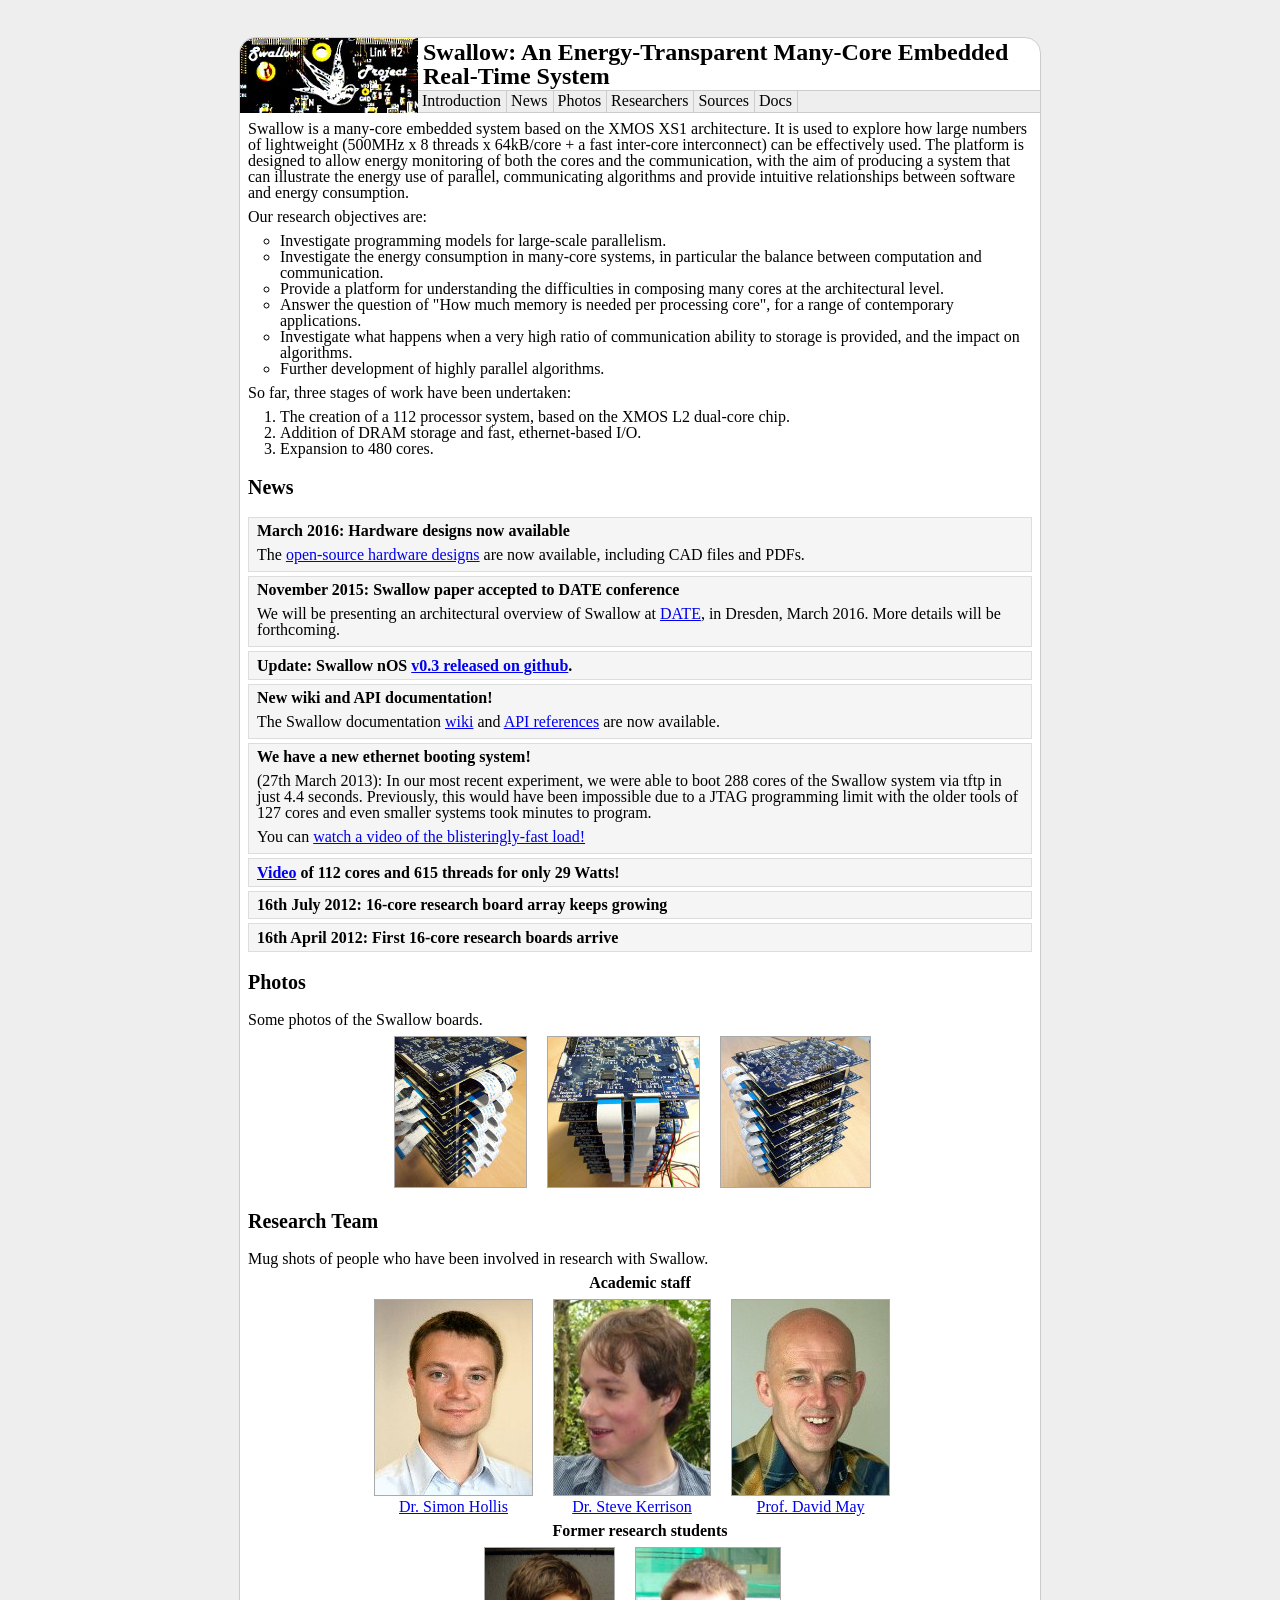
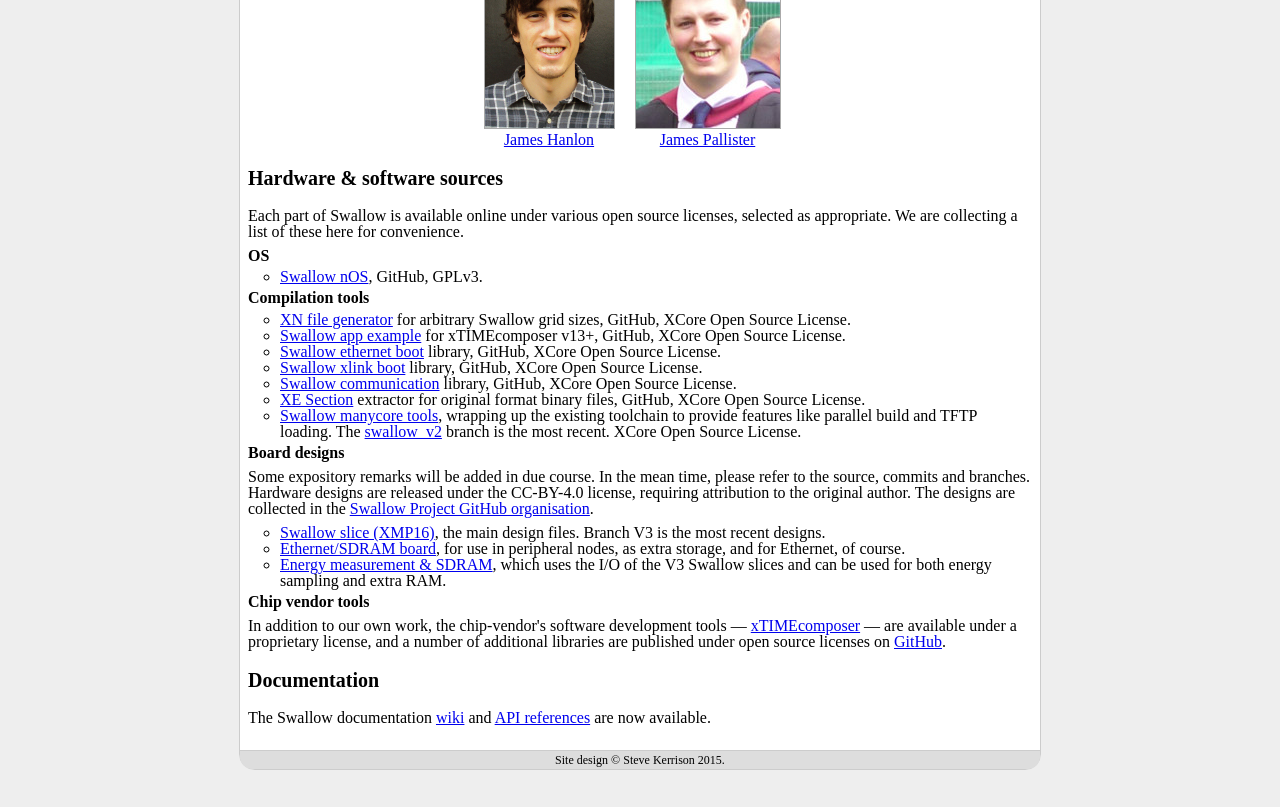
<file: index.html>
<!DOCTYPE html>
<html>
<head>
    <meta http-equiv="Content-Type" content="text/html; charset=UTF-8" />
    <title>Swallow Project - An Energy-Transparent Many-Core Embedded Real-Time System</title>
    <link rel="stylesheet" href="style.css" />
</head>

<body>

<header>
    <a href="index.html"><img src="img/header.jpg" alt="Swallow logo from PCB, posterised" title="Swallow project" /></a>
    <h1>Swallow: An Energy-Transparent Many-Core Embedded Real-Time System</h1>
    <nav>
        <ul>
            <li><a href="#intro">Introduction</a></li>
            <li><a href="#news">News</a></li>
            <li><a href="#photos">Photos</a></li>
            <li><a href="#researchers">Researchers</a></li>
            <li><a href="#sources">Sources</a></li>
            <li><a href="#docs">Docs</a></li>
    </nav>
</header>
    
<main>

    <article id="intro">

        <p>Swallow is a many-core embedded system based
        on the XMOS XS1 architecture.  It is used to explore how large
        numbers of lightweight (500MHz x 8 threads x 64kB/core + a fast
        inter-core interconnect) can be effectively used. The platform is designed to
        allow energy monitoring of both the cores and the communication, with the aim
        of producing a system that can illustrate the energy use of parallel,
        communicating algorithms and provide intuitive relationships between software and
        energy consumption.</p>

        <p>Our research objectives are:
            <ul>
                <li>Investigate programming models for large-scale parallelism.</li>
                <li>Investigate the energy consumption in many-core systems, in particular the balance between computation and communication.</li>
                <li>Provide a platform for understanding the difficulties in composing many cores at the architectural level.</li>
                <li>Answer the question of "How much memory is needed per processing core", for a range of contemporary applications.</li>
                <li>Investigate what happens when a very high ratio of communication ability to storage is provided, and the impact on algorithms. </li>
                <li>Further development of highly parallel algorithms.</li>
            </ul>
        </p>

        <p>So far, three stages of work have been undertaken:
        
            <ol class="num">
                <li>The creation of a 112 processor system, based on the XMOS L2 dual-core chip.</li>
                <li>Addition of DRAM storage and fast, ethernet-based I/O.</li>
                <li>Expansion to 480 cores.</li>
            </ol>
        </p>
    </article>

    <article id="news">
        <h2>News</h2>

        <ol class="news">
            <li><h3>March 2016: Hardware designs now available</h3>

            <p>The <a href="#sources">open-source hardware designs</a> are now available, including CAD files and PDFs.</p>
            </li>
            <li id="DATE-accept"><h3>November 2015: Swallow paper accepted to DATE conference</h3>

            <p>We will be presenting an architectural overview of Swallow at <a href="http://www.date-conference.com/">DATE</a>, in Dresden, March 2016. More details will be forthcoming.</p>
            </li>

	        <li id="nOS_Release"><h3>Update: Swallow nOS <a href="https://github.com/simonhollis/swallow-nos">v0.3 released on github</a>.</h3></li>

	        <li id="New_Wiki_and_API"><h3>New wiki and API documentation!</h3>
	        <p>The Swallow documentation <a href="./wiki-swallow/index.html">wiki</a> and <a href="./doxygen-swallow-nos/html/files.html">API references</a> are now available.</p></li>

	        <li id="288_core_boot"><h3>We have a new ethernet booting system!</h3>
	        <p>(27th March 2013): In our most recent experiment, we were able to boot 288 cores of the Swallow system via tftp in just 4.4 seconds. Previously, this would have been impossible due to a JTAG programming limit with the older tools of 127 cores and even smaller systems took minutes to program.</p>
		        <p>You can <a href="https://www.youtube.com/watch?v=kUo11tTeYK0">watch a video of the blisteringly-fast load!</a></p></li>

          <li id="news_1342396800000"><h3><a href="https://www.youtube.com/watch?v=5vdcmG1-Oso">Video</a> of 112 cores and 615 threads for only 29 Watts!</h3></li>
          <li id="news_1342396800000"><h3>16th July 2012: 16-core research board array keeps growing</a></h3></li>
          <li id="news_1334534400000"><h3>16th April 2012: First 16-core research boards arrive</h3></li>
        </ol>


        <p><center>
        
        </center></p>
    </article>
    
    <article id="photos">
        <h2>Photos</h2>
        
        <p>Some photos of the Swallow boards.</p>

        <ul class="gallery">
            <li>
                <a href="img/eight-board-stack-cabling-sm.jpg">
                    <img src="img/eight-board-stack-cabling-tm.jpg" alt="Eight board stack cabling" />
                </a>
            </li>
            <li>
                <a href="img/eight-board-stack-front-sm.jpg">
                    <img src="img/eight-board-stack-front-tm.jpg" alt="Eight board stack front" />
                </a>
            </li>
            <li>
                <a href="img/eight-board-stack-sm.jpg">
                    <img src="img/eight-board-stack-tm.jpg" alt="Eight board stack" />
                </a>
            </li>
        </ul>
    </article>

    
    <article id="researchers">
        <h2>Research Team</h2>
        
        <p>Mug shots of people who have been involved in research with Swallow.</p>

        <h3>Academic staff</h3>

        <p>
        <ul class="people cf">
          <li><a href="http://www.cs.bris.ac.uk/home/simon"><img src="img/simon.jpg" title="Dr. Simon Hollis" alt="Dr. Simon Hollis's photo" /></a><br /><a href="http://www.cs.bris.ac.uk/home/simon">Dr. Simon Hollis</a></li>
          <li><a href="http://www.stevekerrison.com/"><img src="img/steve.jpg" title="Dr. Steve Kerrison" alt="Dr. Steve Kerrison's photo" /></a><br /><a href="http://www.stevekerrison.com/">Dr. Steve Kerrison</a></li>
          <li><a href="http://www.cs.bris.ac.uk/home/dave"><img src="img/david.jpg" title="Prof. David May" alt="Prof. David May's photo" /></a><br /><a href="http://www.cs.bris.ac.uk/home/dave">Prof. David May</a></li>
        </ul>
        </p>
        
        <h3>Former research students</h3>

        <p>
        <ul class="people cf">
          <li><a href="http://www.cs.bris.ac.uk/home/hanlon"><img src="img/jamie.jpg" title="James Hanlon" alt="James Hanlon's photo" /></a><br /><a href="http://www.cs.bris.ac.uk/home/hanlon">James Hanlon</a></li>
          <li><a href="http://jpallister.com/wiki/"><img src="img/james.jpg" title="James Pallister" alt="James Pallister's photo" /></a><br /><a href="http://jpallister.com/wiki/">James Pallister</a></li>
        </ul>
        </p>
    </article>
    
    <article id="sources">
        <h2>Hardware &amp; software sources</h2>
        
        <p>Each part of Swallow is available online under various open source licenses, selected as appropriate. We are collecting a list of these here for convenience.</p>
        
        <h3>OS</h3>
        
        <ul>
            <li><a href="https://github.com/simonhollis/swallow-nos">Swallow nOS</a>, GitHub, GPLv3.</li>
        </ul>
        
        <h3>Compilation tools</h3>
        
        <ul>
            <li><a href="https://github.com/stevekerrison/tool_swallow-gen-xn">XN file generator</a> for arbitrary Swallow grid sizes, GitHub, XCore Open Source License.</li>
            <li><a href="https://github.com/stevekerrison/sw_swallow_v13_example">Swallow app example</a> for xTIMEcomposer v13+, GitHub, XCore Open Source License.</li>
            <li><a href="https://github.com/stevekerrison/sw_swallow_etherboot">Swallow ethernet boot</a> library, GitHub, XCore Open Source License.</li>
            <li><a href="https://github.com/stevekerrison/sw_swallow_xlinkboot">Swallow xlink boot</a> library, GitHub, XCore Open Source License.</li>
            <li><a href="https://github.com/stevekerrison/sc_swallow_communication">Swallow communication</a> library, GitHub, XCore Open Source License.</li>
            <li><a href="https://github.com/stevekerrison/tool_xesection">XE Section</a> extractor for original format binary files, GitHub, XCore Open Source License.</li>
            <li><a href="https://github.com/stevekerrison/tool_swallow_manycore">Swallow manycore tools</a>, wrapping up the existing toolchain to provide features like parallel build and TFTP loading. The <a href="https://github.com/stevekerrison/tool_swallow_manycore/tree/swallow_v2">swallow_v2</a> branch is the most recent. XCore Open Source License.</li>
        </ul>
        
        <h3>Board designs</h3>
        
        <p>Some expository remarks will be added in due course. In the mean time, please refer to the source, commits and branches. Hardware designs are released under the CC-BY-4.0 license, requiring attribution to the original author. The designs are collected in the <a href="https://github.com/swallow-project">Swallow Project GitHub organisation</a>.

        <ul>
            <li><a href="https://github.com/swallow-project/swallow-slice-xmp16">Swallow slice (XMP16)</a>, the main design files. Branch <strong>V3</strong> is the most recent designs.</a></li>
            <li><a href="https://github.com/swallow-project/swallow-ethernet-sdram-board">Ethernet/SDRAM board</a>, for use in peripheral nodes, as extra storage, and for Ethernet, of course.</li>
            <li><a href="https://github.com/swallow-project/swallow-board-io-sdram">Energy measurement &amp; SDRAM</a>, which uses the I/O of the V3 Swallow slices and can be used for both energy sampling and extra RAM.</li>
        </ul>
        
        <h3>Chip vendor tools</h3>
        
        <p>In addition to our own work, the chip-vendor's software development tools &mdash; <a href="https://www.xmos.com/support/tools">xTIMEcomposer</a> &mdash; are available under a proprietary license, and a number of additional libraries are published under open source licenses on <a href="https://github.com/xcore">GitHub</a>.</p>
    </article>
    
    <article id="docs">
        <h2>Documentation</h2>
        
        <p>The Swallow documentation <a href="./wiki-swallow/index.html">wiki</a> and <a href="./doxygen-swallow-nos/html/files.html">API references</a> are now available.</p>
    </article>

    
</main>
<footer>
    Site design &copy; Steve Kerrison 2015.
</footer>
</body>
</html>
</file>
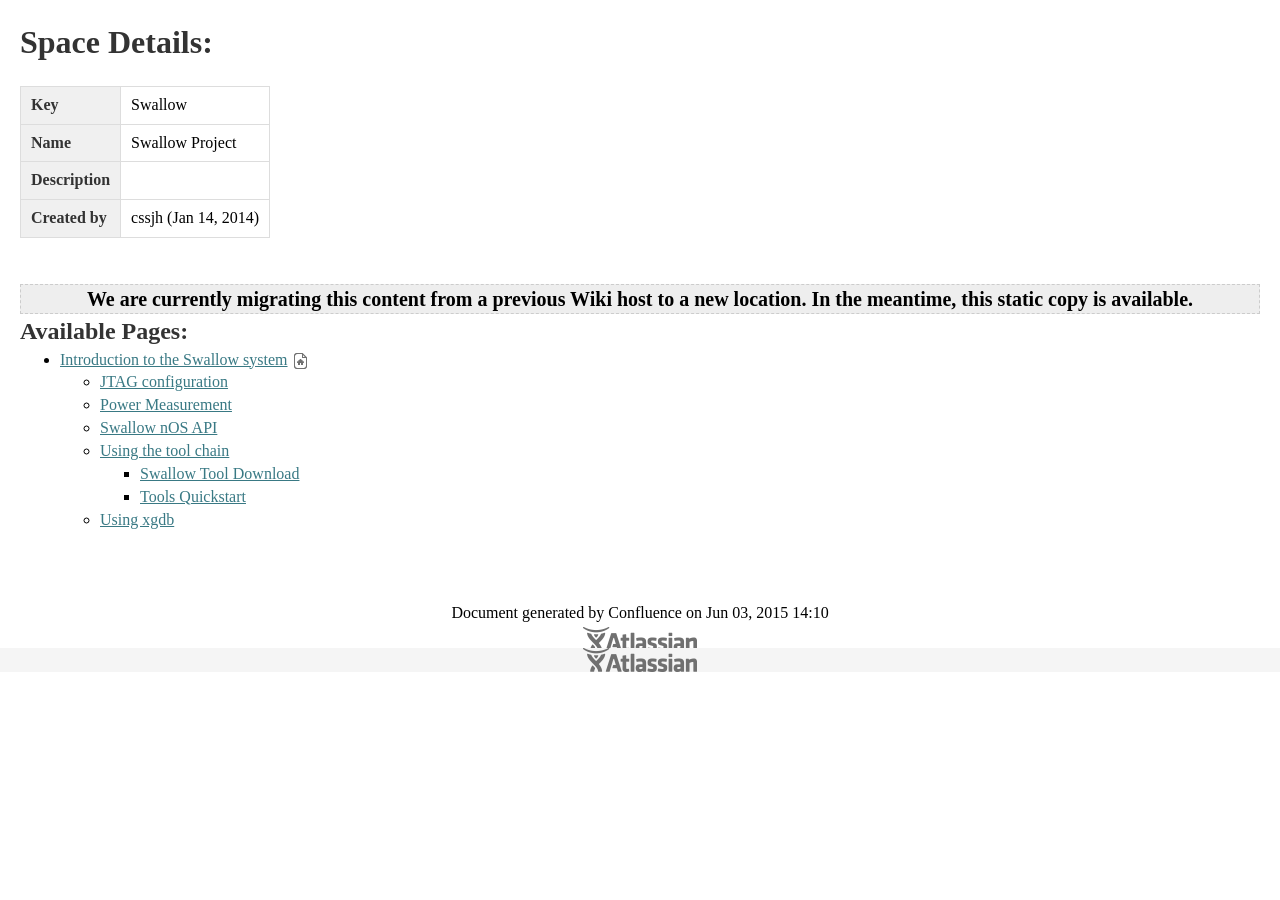
<file: wiki-swallow/index.html>
<!DOCTYPE html>
<html>
    <head>
        <title>Swallow (Swallow Project)</title>
        <link rel="stylesheet" href="styles/site.css" type="text/css" />
        <META http-equiv="Content-Type" content="text/html; charset=UTF-8">
    </head>

    <body class="theme-default aui-theme-default">
        <div id="page">
            <div id="main" class="aui-page-panel">
                <div id="main-header">
                    <h1 id="title-heading" class="pagetitle">
                        <span id="title-text">Space Details:</span>
                    </h1>
                </div>

                <div id="content">
                    <div id="main-content" class="pageSection">
                    <table class="confluenceTable">
                        <tr>
                            <th class="confluenceTh">Key</th>
                            <td class="confluenceTd">Swallow</td>
                        </tr>
                        <tr>
                            <th class="confluenceTh">Name</th>
                            <td class="confluenceTd">Swallow Project</td>
                        </tr>
                        <tr>
                            <th class="confluenceTh">Description</th>
                            <td class="confluenceTd"></td>
                        </tr>
                        <tr>
                            <th class="confluenceTh">Created by</th>
                            <td class="confluenceTd">cssjh (Jan 14, 2014)</td>
                        </tr>
                    </table>
                    </div> 
                    <br/>
                    <br/>

                    <div style="background: #eee; border: 1px dashed #ccc; text-align: center; font-size: 1.25em; font-weight: bold; ">We are currently migrating this content from a previous Wiki host to a new location. In the meantime, this static copy is available.</div>

                    <div class="pageSection">
                        <div class="pageSectionHeader">
                            <h2 class="pageSectionTitle">Available Pages:</h2>
                        </div>
                            <ul>
                        <li>
                <a href="Introduction-to-the-Swallow-system_63571758.html">Introduction to the Swallow system</a>

         <img src="images/icons/contenttypes/home_page_16.png" height="16" width="16" border="0" align="absmiddle"/>                     <ul>
                    <li>
                <a href="JTAG-configuration_63571953.html">JTAG configuration</a>

                    </li>
            </ul>
                    <ul>
                    <li>
                <a href="Power-Measurement_63571975.html">Power Measurement</a>

                    </li>
            </ul>
                    <ul>
                    <li>
                <a href="Swallow-nOS-API_63571772.html">Swallow nOS API</a>

                    </li>
            </ul>
                    <ul>
                    <li>
                <a href="Using-the-tool-chain_63571770.html">Using the tool chain</a>

                            <ul>
                    <li>
                <a href="Swallow-Tool-Download_70257120.html">Swallow Tool Download</a>

                    </li>
            </ul>
                    <ul>
                    <li>
                <a href="Tools-Quickstart_70257135.html">Tools Quickstart</a>

                    </li>
            </ul>
            </li>
            </ul>
                    <ul>
                    <li>
                <a href="Using-xgdb_63571925.html">Using xgdb</a>

                    </li>
            </ul>
            </li>
            </ul>
                    </div>

                </div>             </div> 
            <div id="footer" role="contentinfo">
                <section class="footer-body">
                    <p>Document generated by Confluence on Jun 03, 2015 14:10</p>
                    <div id="footer-logo"><a href="http://www.atlassian.com/">Atlassian</a></div>
                </section>
            </div>
        </div>     </body>
</html>
</file>
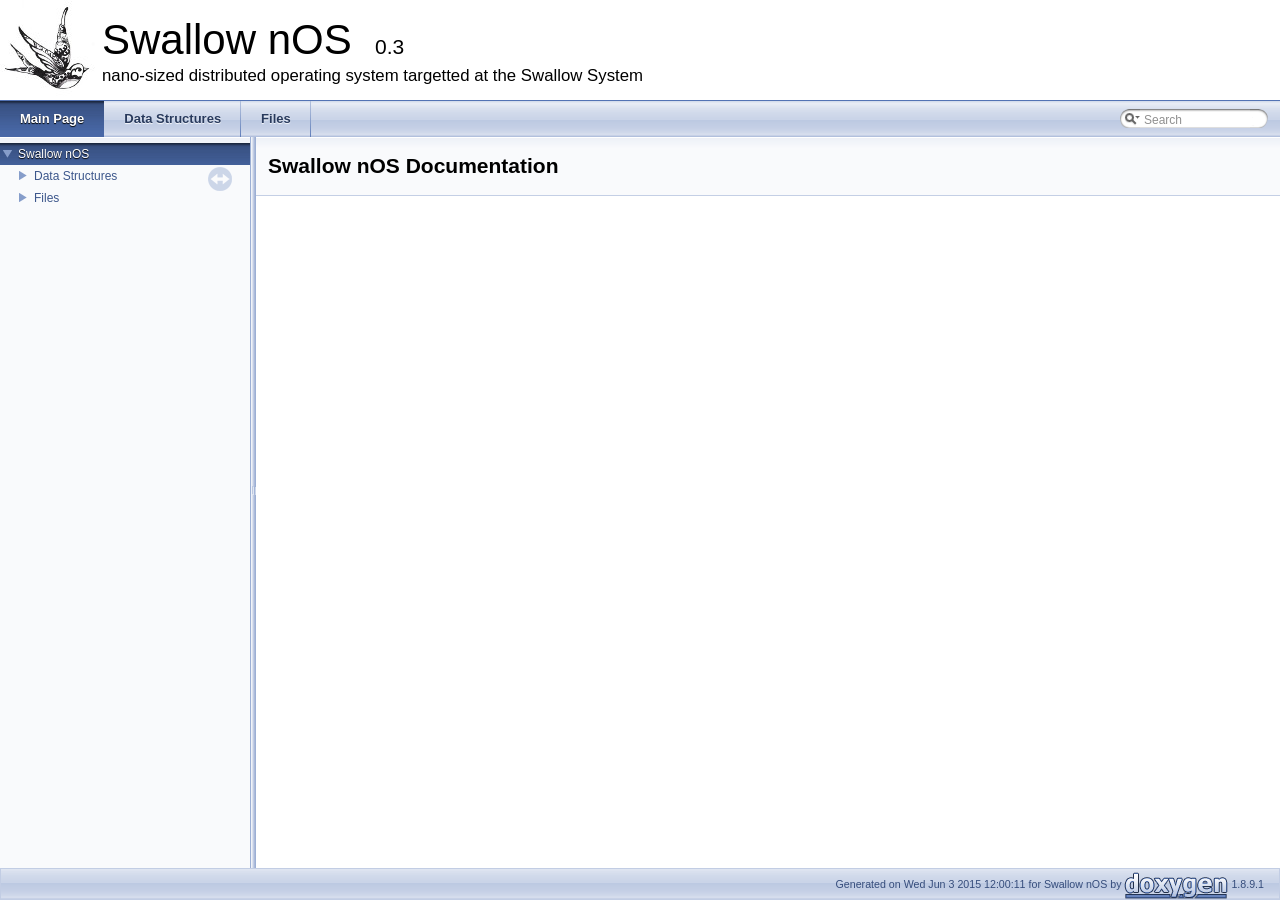
<file: doxygen-swallow-nos/html/index.html>
<!DOCTYPE html PUBLIC "-//W3C//DTD XHTML 1.0 Transitional//EN" "http://www.w3.org/TR/xhtml1/DTD/xhtml1-transitional.dtd">
<html xmlns="http://www.w3.org/1999/xhtml">
<head>
<meta http-equiv="Content-Type" content="text/xhtml;charset=UTF-8"/>
<meta http-equiv="X-UA-Compatible" content="IE=9"/>
<meta name="generator" content="Doxygen 1.8.9.1"/>
<title>Swallow nOS: Main Page</title>
<link href="tabs.css" rel="stylesheet" type="text/css"/>
<script type="text/javascript" src="jquery.js"></script>
<script type="text/javascript" src="dynsections.js"></script>
<link href="navtree.css" rel="stylesheet" type="text/css"/>
<script type="text/javascript" src="resize.js"></script>
<script type="text/javascript" src="navtreedata.js"></script>
<script type="text/javascript" src="navtree.js"></script>
<script type="text/javascript">
  $(document).ready(initResizable);
  $(window).load(resizeHeight);
</script>
<link href="search/search.css" rel="stylesheet" type="text/css"/>
<script type="text/javascript" src="search/searchdata.js"></script>
<script type="text/javascript" src="search/search.js"></script>
<script type="text/javascript">
  $(document).ready(function() { init_search(); });
</script>
<link href="doxygen.css" rel="stylesheet" type="text/css" />
</head>
<body>
<div id="top"><!-- do not remove this div, it is closed by doxygen! -->
<div id="titlearea">
<table cellspacing="0" cellpadding="0">
 <tbody>
 <tr style="height: 56px;">
  <td id="projectlogo"><img alt="Logo" src="swallow-100px.jpg"/></td>
  <td style="padding-left: 0.5em;">
   <div id="projectname">Swallow nOS
   &#160;<span id="projectnumber">0.3</span>
   </div>
   <div id="projectbrief">nano-sized distributed operating system targetted at the Swallow System</div>
  </td>
 </tr>
 </tbody>
</table>
</div>
<!-- end header part -->
<!-- Generated by Doxygen 1.8.9.1 -->
<script type="text/javascript">
var searchBox = new SearchBox("searchBox", "search",false,'Search');
</script>
  <div id="navrow1" class="tabs">
    <ul class="tablist">
      <li class="current"><a href="index.html"><span>Main&#160;Page</span></a></li>
      <li><a href="annotated.html"><span>Data&#160;Structures</span></a></li>
      <li><a href="files.html"><span>Files</span></a></li>
      <li>
        <div id="MSearchBox" class="MSearchBoxInactive">
        <span class="left">
          <img id="MSearchSelect" src="search/mag_sel.png"
               onmouseover="return searchBox.OnSearchSelectShow()"
               onmouseout="return searchBox.OnSearchSelectHide()"
               alt=""/>
          <input type="text" id="MSearchField" value="Search" accesskey="S"
               onfocus="searchBox.OnSearchFieldFocus(true)" 
               onblur="searchBox.OnSearchFieldFocus(false)" 
               onkeyup="searchBox.OnSearchFieldChange(event)"/>
          </span><span class="right">
            <a id="MSearchClose" href="javascript:searchBox.CloseResultsWindow()"><img id="MSearchCloseImg" border="0" src="search/close.png" alt=""/></a>
          </span>
        </div>
      </li>
    </ul>
  </div>
</div><!-- top -->
<div id="side-nav" class="ui-resizable side-nav-resizable">
  <div id="nav-tree">
    <div id="nav-tree-contents">
      <div id="nav-sync" class="sync"></div>
    </div>
  </div>
  <div id="splitbar" style="-moz-user-select:none;" 
       class="ui-resizable-handle">
  </div>
</div>
<script type="text/javascript">
$(document).ready(function(){initNavTree('index.html','');});
</script>
<div id="doc-content">
<!-- window showing the filter options -->
<div id="MSearchSelectWindow"
     onmouseover="return searchBox.OnSearchSelectShow()"
     onmouseout="return searchBox.OnSearchSelectHide()"
     onkeydown="return searchBox.OnSearchSelectKey(event)">
</div>

<!-- iframe showing the search results (closed by default) -->
<div id="MSearchResultsWindow">
<iframe src="javascript:void(0)" frameborder="0" 
        name="MSearchResults" id="MSearchResults">
</iframe>
</div>

<div class="header">
  <div class="headertitle">
<div class="title">Swallow nOS Documentation</div>  </div>
</div><!--header-->
<div class="contents">
</div><!-- contents -->
</div><!-- doc-content -->
<!-- start footer part -->
<div id="nav-path" class="navpath"><!-- id is needed for treeview function! -->
  <ul>
    <li class="footer">Generated on Wed Jun 3 2015 12:00:11 for Swallow nOS by
    <a href="http://www.doxygen.org/index.html">
    <img class="footer" src="doxygen.png" alt="doxygen"/></a> 1.8.9.1 </li>
  </ul>
</div>
</body>
</html>
</file>
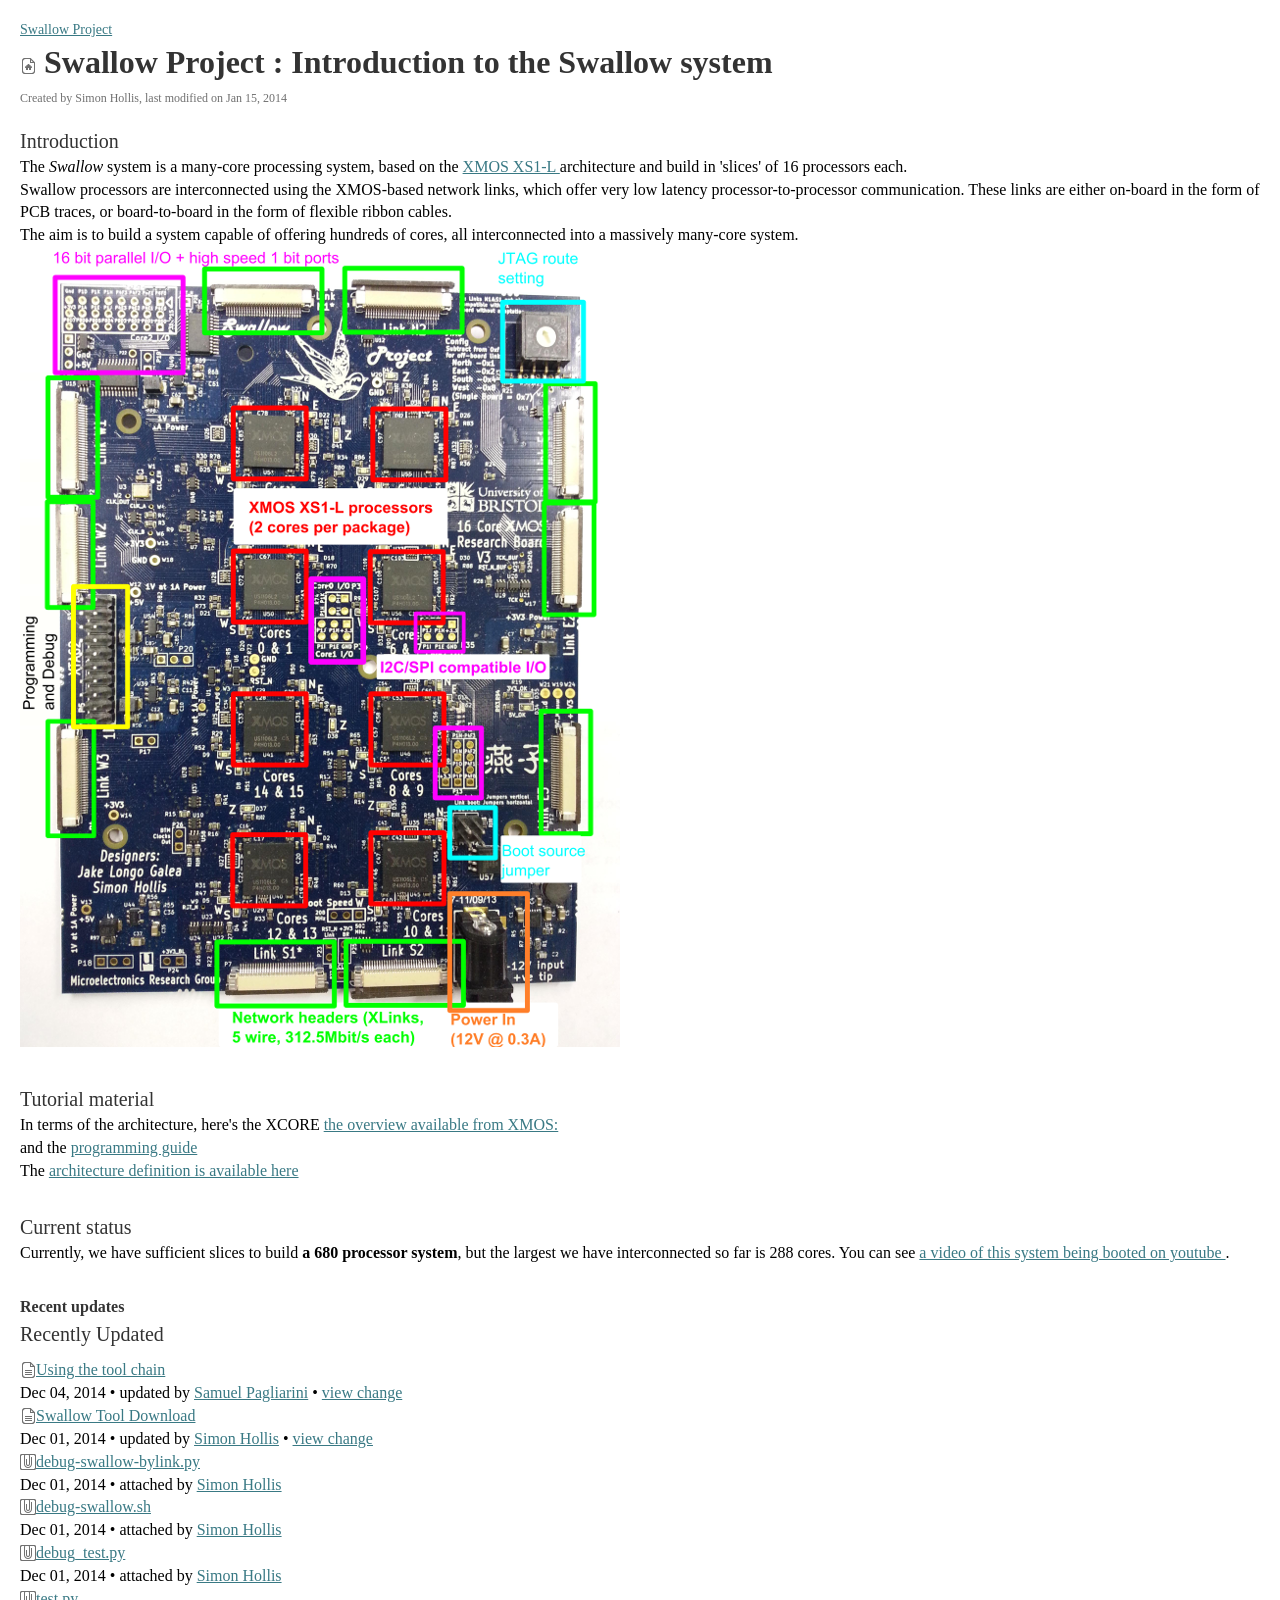
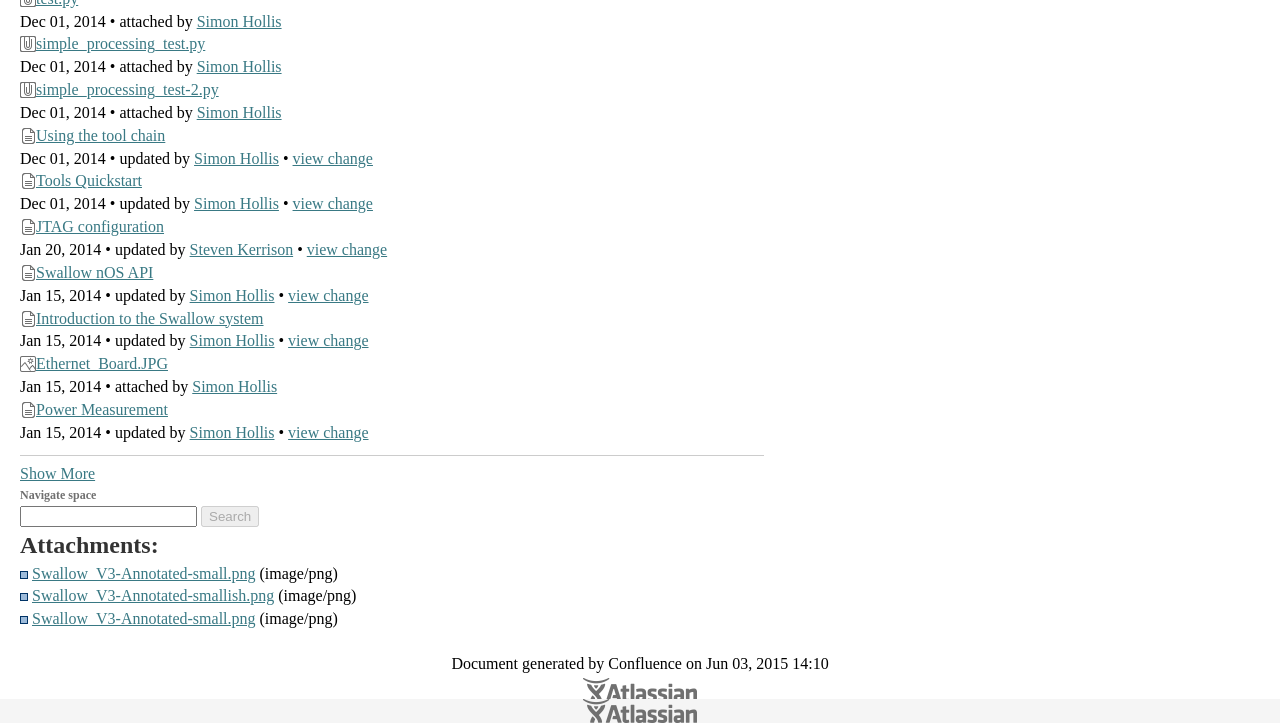
<file: wiki-swallow/Introduction-to-the-Swallow-system_63571758.html>
<!DOCTYPE html>
<html>
    <head>
        <title>Swallow Project : Introduction to the Swallow system</title>
        <link rel="stylesheet" href="styles/site.css" type="text/css" />
        <META http-equiv="Content-Type" content="text/html; charset=UTF-8">
    </head>

    <body class="theme-default aui-theme-default">
        <div id="page">
            <div id="main" class="aui-page-panel">
                <div id="main-header">
                    <div id="breadcrumb-section">
                        <ol id="breadcrumbs">
                            <li class="first">
                                <span><a href="index.html">Swallow Project</a></span>
                            </li>
                                                </ol>
                    </div>
                    <h1 id="title-heading" class="pagetitle">
                                                    <img src="images/icons/contenttypes/home_page_16.png" height="16" width="16" border="0" align="absmiddle" alt="Home Page" style="float: none; vertical-align: middle;"/>
                                                <span id="title-text">
                            Swallow Project : Introduction to the Swallow system
                        </span>
                    </h1>
                </div>

                <div id="content" class="view">
                    <div class="page-metadata">
                        
        
    
        
    
        
    
            Created by <span class='author'> Simon Hollis</span>, last modified on Jan 15, 2014
                        </div>
                    <div id="main-content" class="wiki-content group">
                    <h2 id="IntroductiontotheSwallowsystem-Introduction">Introduction</h2>
<p>The <em>Swallow</em> system is a many-core processing system, based on the <a href="http://www.xmos.com/products/silicon/l-series" class="external-link" rel="nofollow">XMOS XS1-L </a> architecture and build in 'slices' of 16 processors each.</p>

<p>Swallow processors are interconnected using the XMOS-based network links, which offer very low latency processor-to-processor communication. These links are either on-board in the form of PCB traces, or board-to-board in the form of flexible ribbon cables.</p>

<p>The aim is to build a system capable of offering hundreds of cores, all interconnected into a massively many-core system.</p>




<p><span class="confluence-embedded-file-wrapper"><img class="confluence-embedded-image" src="attachments/63571758/63930513.png" data-image-src="attachments/63571758/63930513.png" data-unresolved-comment-count="0" data-linked-resource-id="63930513" data-linked-resource-version="2" data-linked-resource-type="attachment" data-linked-resource-default-alias="Swallow_V3-Annotated-small.png" data-base-url="https://wikis.bris.ac.uk" data-linked-resource-content-type="image/png" data-linked-resource-container-id="63571758" data-linked-resource-container-version="13"></span></p>


<h2 id="IntroductiontotheSwallowsystem-Tutorialmaterial">Tutorial material</h2>
<p>In terms of the architecture, here's the XCORE <a href="https://www.xmos.com/en/support/documentation?category=xkits&amp;subcategory=Starter%20Kits&amp;product=17441&amp;component=15975" class="external-link" rel="nofollow">the overview available from XMOS: </a></p>

<p>and the <a href="https://www.xmos.com/en/support/documentation?category=xtools&amp;subcategory=Programming%20in%20C%20and%20XC&amp;component=14806" class="external-link" rel="nofollow">programming guide </a></p>

<p>The <a href="https://www.xmos.com/en/support/documentation?category=xcore&amp;subcategory=xCORE%20General%20Purpose%20(L/G)&amp;product=&amp;component=14080" class="external-link" rel="nofollow">architecture definition is available here </a></p>



<h2 id="IntroductiontotheSwallowsystem-Currentstatus">Current status</h2>

<p>Currently, we have sufficient slices to build <strong>a 680 processor system</strong>, but the largest we have interconnected so far is 288 cores. You can see <a href="http://www.youtube.com/watch?v=kUo11tTeYK0" class="external-link" rel="nofollow">a video of this system being booted on youtube </a>.</p>





<h3 id="IntroductiontotheSwallowsystem-Recentupdates">Recent updates</h3>

<div class="sectionColumnWrapper"><div class="sectionMacro">
<div class="sectionMacroRow"><div class="columnMacro" style="width:60%;min-width:60%;max-width:60%;">
    

<div class="recently-updated recently-updated-concise" >

        <h2 id="recently-updated-macro">Recently Updated</h2>
        <div class="hidden parameters">
    <input type="hidden" id="changesUrl" value="/plugins/recently-updated/changes.action?theme=concise&amp;spaceKeys=Swallow&amp;contentType=-mail,page,comment,blogpost,attachment,userinfo,spacedesc,personalspacedesc,status,space,draft,custom">
</div>
    <div class="results-container">
        <ul>
        <li class="update-item">
        <div class="update-item-icon">
            <span class="icon content-type-page"></span>
        </div>
        <div class="update-item-content">
                            <a href="Using-the-tool-chain_63571770.html" title="Swallow Project">Using the tool chain</a>
            
            <div class="update-item-meta">
                Dec 04, 2014<span class="separator"> &bull; </span>updated by <a class="confluence-userlink url fn" data-username="sp13283" href="/display/~sp13283">Samuel Pagliarini</a><span class="separator"> &bull; </span><a class="changes-link" href="/pages/diffpagesbyversion.action?pageId=63571770&selectedPageVersions=18&selectedPageVersions=17">view change</a>            </div>
        </div>
    </li>
        <li class="update-item">
        <div class="update-item-icon">
            <span class="icon content-type-page"></span>
        </div>
        <div class="update-item-content">
                            <a href="Swallow-Tool-Download_70257120.html" title="Swallow Project">Swallow Tool Download</a>
            
            <div class="update-item-meta">
                Dec 01, 2014<span class="separator"> &bull; </span>updated by <a class="confluence-userlink url fn" data-username="cssjh" href="/display/~cssjh">Simon Hollis</a><span class="separator"> &bull; </span><a class="changes-link" href="/pages/diffpagesbyversion.action?pageId=70257120&selectedPageVersions=4&selectedPageVersions=3">view change</a>            </div>
        </div>
    </li>
        <li class="update-item">
        <div class="update-item-icon">
            <span class="icon content-type-attachment-unknown"></span>
        </div>
        <div class="update-item-content">
                            <a href="/display/Swallow/Swallow+Tool+Download?preview=%2F70257120%2F70353208%2Fdebug-swallow-bylink.py" title="">debug-swallow-bylink.py</a>
            
            <div class="update-item-meta">
                Dec 01, 2014<span class="separator"> &bull; </span>attached by <a class="confluence-userlink url fn" data-username="cssjh" href="/display/~cssjh">Simon Hollis</a>            </div>
        </div>
    </li>
        <li class="update-item">
        <div class="update-item-icon">
            <span class="icon content-type-attachment-unknown"></span>
        </div>
        <div class="update-item-content">
                            <a href="/display/Swallow/Swallow+Tool+Download?preview=%2F70257120%2F70353207%2Fdebug-swallow.sh" title="">debug-swallow.sh</a>
            
            <div class="update-item-meta">
                Dec 01, 2014<span class="separator"> &bull; </span>attached by <a class="confluence-userlink url fn" data-username="cssjh" href="/display/~cssjh">Simon Hollis</a>            </div>
        </div>
    </li>
        <li class="update-item">
        <div class="update-item-icon">
            <span class="icon content-type-attachment-unknown"></span>
        </div>
        <div class="update-item-content">
                            <a href="/display/Swallow/Swallow+Tool+Download?preview=%2F70257120%2F70353206%2Fdebug_test.py" title="">debug_test.py</a>
            
            <div class="update-item-meta">
                Dec 01, 2014<span class="separator"> &bull; </span>attached by <a class="confluence-userlink url fn" data-username="cssjh" href="/display/~cssjh">Simon Hollis</a>            </div>
        </div>
    </li>
        <li class="update-item">
        <div class="update-item-icon">
            <span class="icon content-type-attachment-unknown"></span>
        </div>
        <div class="update-item-content">
                            <a href="/display/Swallow/Swallow+Tool+Download?preview=%2F70257120%2F70353205%2Ftest.py" title="">test.py</a>
            
            <div class="update-item-meta">
                Dec 01, 2014<span class="separator"> &bull; </span>attached by <a class="confluence-userlink url fn" data-username="cssjh" href="/display/~cssjh">Simon Hollis</a>            </div>
        </div>
    </li>
        <li class="update-item">
        <div class="update-item-icon">
            <span class="icon content-type-attachment-unknown"></span>
        </div>
        <div class="update-item-content">
                            <a href="/display/Swallow/Swallow+Tool+Download?preview=%2F70257120%2F70353204%2Fsimple_processing_test.py" title="">simple_processing_test.py</a>
            
            <div class="update-item-meta">
                Dec 01, 2014<span class="separator"> &bull; </span>attached by <a class="confluence-userlink url fn" data-username="cssjh" href="/display/~cssjh">Simon Hollis</a>            </div>
        </div>
    </li>
        <li class="update-item">
        <div class="update-item-icon">
            <span class="icon content-type-attachment-unknown"></span>
        </div>
        <div class="update-item-content">
                            <a href="/display/Swallow/Swallow+Tool+Download?preview=%2F70257120%2F70353203%2Fsimple_processing_test-2.py" title="">simple_processing_test-2.py</a>
            
            <div class="update-item-meta">
                Dec 01, 2014<span class="separator"> &bull; </span>attached by <a class="confluence-userlink url fn" data-username="cssjh" href="/display/~cssjh">Simon Hollis</a>            </div>
        </div>
    </li>
        <li class="update-item">
        <div class="update-item-icon">
            <span class="icon content-type-page"></span>
        </div>
        <div class="update-item-content">
                            <a href="Using-the-tool-chain_70257913.html" title="Swallow Project">Using the tool chain</a>
            
            <div class="update-item-meta">
                Dec 01, 2014<span class="separator"> &bull; </span>updated by <a class="confluence-userlink url fn" data-username="cssjh" href="/display/~cssjh">Simon Hollis</a><span class="separator"> &bull; </span><a class="changes-link" href="/pages/diffpagesbyversion.action?pageId=63571770&selectedPageVersions=15&selectedPageVersions=14">view change</a>            </div>
        </div>
    </li>
        <li class="update-item">
        <div class="update-item-icon">
            <span class="icon content-type-page"></span>
        </div>
        <div class="update-item-content">
                            <a href="Tools-Quickstart_70257135.html" title="Swallow Project">Tools Quickstart</a>
            
            <div class="update-item-meta">
                Dec 01, 2014<span class="separator"> &bull; </span>updated by <a class="confluence-userlink url fn" data-username="cssjh" href="/display/~cssjh">Simon Hollis</a><span class="separator"> &bull; </span><a class="changes-link" href="/pages/diffpagesbyversion.action?pageId=70257135&selectedPageVersions=5&selectedPageVersions=4">view change</a>            </div>
        </div>
    </li>
        <li class="update-item">
        <div class="update-item-icon">
            <span class="icon content-type-page"></span>
        </div>
        <div class="update-item-content">
                            <a href="JTAG-configuration_63571953.html" title="Swallow Project">JTAG configuration</a>
            
            <div class="update-item-meta">
                Jan 20, 2014<span class="separator"> &bull; </span>updated by <a class="confluence-userlink url fn" data-username="sk5051" href="/display/~sk5051">Steven Kerrison</a><span class="separator"> &bull; </span><a class="changes-link" href="/pages/diffpagesbyversion.action?pageId=63571953&selectedPageVersions=6&selectedPageVersions=5">view change</a>            </div>
        </div>
    </li>
        <li class="update-item">
        <div class="update-item-icon">
            <span class="icon content-type-page"></span>
        </div>
        <div class="update-item-content">
                            <a href="Swallow-nOS-API_63571772.html" title="Swallow Project">Swallow nOS API</a>
            
            <div class="update-item-meta">
                Jan 15, 2014<span class="separator"> &bull; </span>updated by <a class="confluence-userlink url fn" data-username="cssjh" href="/display/~cssjh">Simon Hollis</a><span class="separator"> &bull; </span><a class="changes-link" href="/pages/diffpagesbyversion.action?pageId=63571772&selectedPageVersions=6&selectedPageVersions=5">view change</a>            </div>
        </div>
    </li>
        <li class="update-item">
        <div class="update-item-icon">
            <span class="icon content-type-page"></span>
        </div>
        <div class="update-item-content">
                            <a href="Introduction-to-the-Swallow-system_63571758.html" title="Swallow Project">Introduction to the Swallow system</a>
            
            <div class="update-item-meta">
                Jan 15, 2014<span class="separator"> &bull; </span>updated by <a class="confluence-userlink url fn" data-username="cssjh" href="/display/~cssjh">Simon Hollis</a><span class="separator"> &bull; </span><a class="changes-link" href="/pages/diffpagesbyversion.action?pageId=63571758&selectedPageVersions=13&selectedPageVersions=12">view change</a>            </div>
        </div>
    </li>
        <li class="update-item">
        <div class="update-item-icon">
            <span class="icon content-type-attachment-image"></span>
        </div>
        <div class="update-item-content">
                            <a href="/display/Swallow/Using+the+tool+chain?preview=%2F63571770%2F63930535%2FEthernet_Board.JPG" title="">Ethernet_Board.JPG</a>
            
            <div class="update-item-meta">
                Jan 15, 2014<span class="separator"> &bull; </span>attached by <a class="confluence-userlink url fn" data-username="cssjh" href="/display/~cssjh">Simon Hollis</a>            </div>
        </div>
    </li>
        <li class="update-item">
        <div class="update-item-icon">
            <span class="icon content-type-page"></span>
        </div>
        <div class="update-item-content">
                            <a href="Power-Measurement_63571975.html" title="Swallow Project">Power Measurement</a>
            
            <div class="update-item-meta">
                Jan 15, 2014<span class="separator"> &bull; </span>updated by <a class="confluence-userlink url fn" data-username="cssjh" href="/display/~cssjh">Simon Hollis</a><span class="separator"> &bull; </span><a class="changes-link" href="/pages/diffpagesbyversion.action?pageId=63571975&selectedPageVersions=3&selectedPageVersions=2">view change</a>            </div>
        </div>
    </li>
    </ul>
<div class="more-link-container">
    <a class="more-link" href="/plugins/recently-updated/changes.action?theme=concise&amp;startIndex=15&amp;searchToken=4008&amp;spaceKeys=Swallow&amp;contentType=-mail,page,comment,blogpost,attachment,userinfo,spacedesc,personalspacedesc,status,space,draft,custom">Show More</a>
    <img class="waiting-image" alt="Please wait" src="images/icons/wait.gif">
</div>
    </div>
</div>
</div>
<div class="columnMacro" style="width:5%;min-width:5%;max-width:5%;"></div>
<div class="columnMacro" style="width:35%;min-width:35%;max-width:35%;">
<h6 id="IntroductiontotheSwallowsystem-Navigatespace">Navigate space</h6>


    <div id="pagetreesearch">

                
        <form method="POST" action="https://wikis.bris.ac.uk/plugins/pagetreesearch/pagetreesearch.action" class="aui" name="pagetreesearchform"
             >
            <input type="hidden" name="ancestorId" value="63571758">
            <input type="hidden" name="spaceKey" value="Swallow">
            <input type="text"  class="text medium-field" size="20" name="queryString">
            <input type="submit" class="aui-button" value="Search" disabled=&quot;yes&quot;>
        </form>

    </div>





<div class="plugin_pagetree">

        
        
    <ul class="plugin_pagetree_children_list plugin_pagetree_children_list_noleftspace">
        <div class="plugin_pagetree_children">
        </div>
    </ul>

    <fieldset class="hidden">
        <input type="hidden" name="treeId" value="">
        <input type="hidden" name="treeRequestId" value="/plugins/pagetree/naturalchildren.action?decorator=none&amp;excerpt=false&amp;sort=position&amp;reverse=false&amp;disableLinks=false&amp;expandCurrent=false">
        <input type="hidden" name="treePageId" value="">

        <input type="hidden" name="noRoot" value="false">
        <input type="hidden" name="rootPageId" value="63571758">

        <input type="hidden" name="rootPage" value="">
        <input type="hidden" name="startDepth" value="0">
        <input type="hidden" name="spaceKey" value="Swallow" >

        <input type="hidden" name="i18n-pagetree.loading" value="Loading...">
        <input type="hidden" name="i18n-pagetree.error.permission" value="Unable to load page tree. It seems that you do not have permission to view the root page.">
        <input type="hidden" name="i18n-pagetree.eeror.general" value="There was a problem retrieving the page tree. Please check the server log file for more information.">
        <input type="hidden" name="loginUrl" value="">
        <input type="hidden" name="mobile" value="false">

                <fieldset class="hidden">
                            <input type="hidden" name="ancestorId" value="63571758">
                    </fieldset>
    </fieldset>
</div>

</div></div></div></div>
                    </div>

                                        <div class="pageSection group">
                        <div class="pageSectionHeader">
                            <h2 id="attachments" class="pageSectionTitle">Attachments:</h2>
                        </div>

                        <div class="greybox" align="left">
                                                            <img src="images/icons/bullet_blue.gif" height="8" width="8" alt=""/>
                                <a href="attachments/63571758/63930515.png">Swallow_V3-Annotated-small.png</a> (image/png)
                                <br/>
                                                            <img src="images/icons/bullet_blue.gif" height="8" width="8" alt=""/>
                                <a href="attachments/63571758/63930514.png">Swallow_V3-Annotated-smallish.png</a> (image/png)
                                <br/>
                                                            <img src="images/icons/bullet_blue.gif" height="8" width="8" alt=""/>
                                <a href="attachments/63571758/63930513.png">Swallow_V3-Annotated-small.png</a> (image/png)
                                <br/>
                                                    </div>
                    </div>
                    
                                                      
                </div>             </div> 
            <div id="footer" role="contentinfo">
                <section class="footer-body">
                    <p>Document generated by Confluence on Jun 03, 2015 14:10</p>
                    <div id="footer-logo"><a href="http://www.atlassian.com/">Atlassian</a></div>
                </section>
            </div>
        </div>     </body>
</html>
</file>
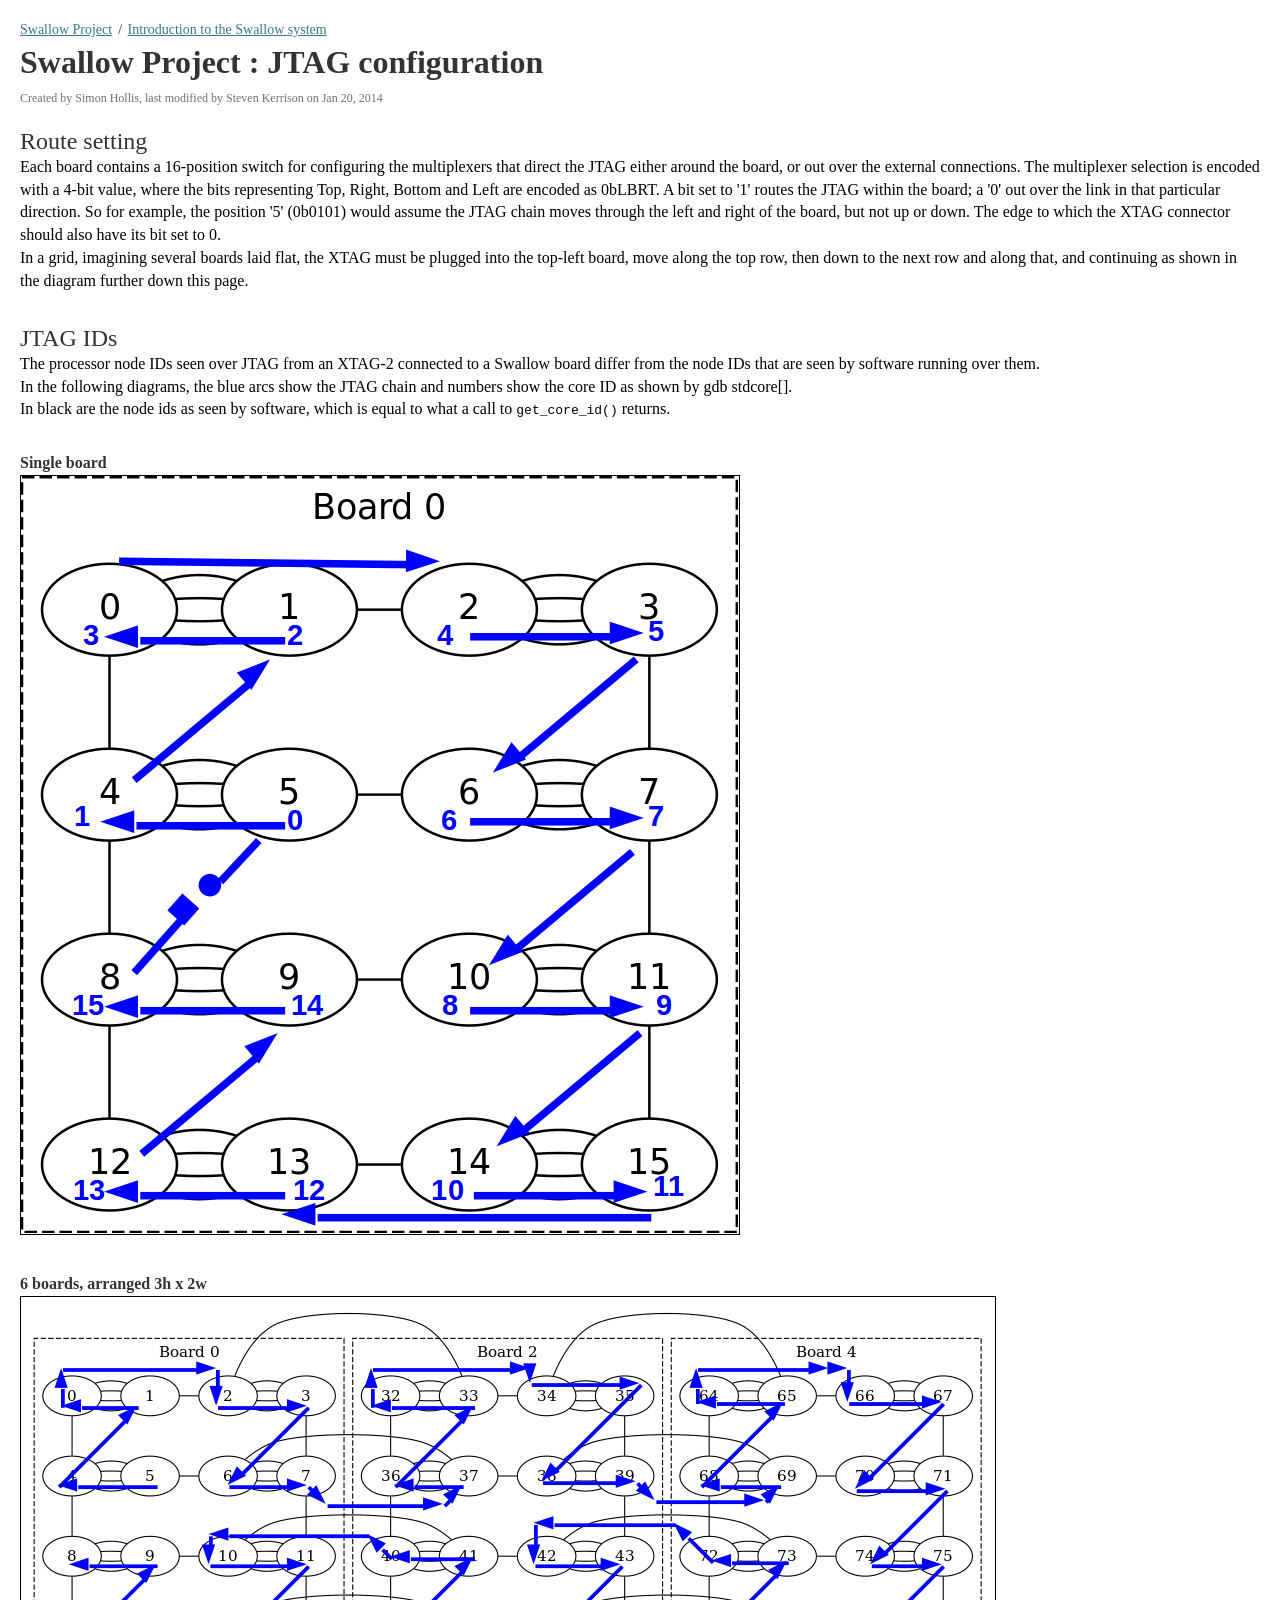
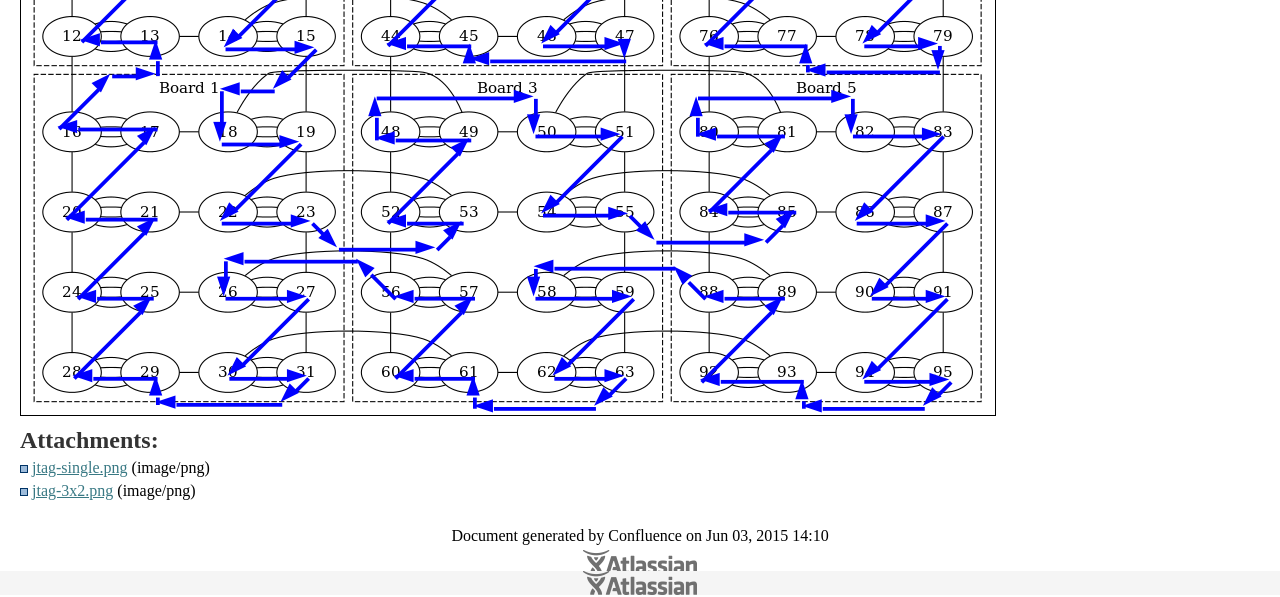
<file: wiki-swallow/JTAG-configuration_63571953.html>
<!DOCTYPE html>
<html>
    <head>
        <title>Swallow Project : JTAG configuration</title>
        <link rel="stylesheet" href="styles/site.css" type="text/css" />
        <META http-equiv="Content-Type" content="text/html; charset=UTF-8">
    </head>

    <body class="theme-default aui-theme-default">
        <div id="page">
            <div id="main" class="aui-page-panel">
                <div id="main-header">
                    <div id="breadcrumb-section">
                        <ol id="breadcrumbs">
                            <li class="first">
                                <span><a href="index.html">Swallow Project</a></span>
                            </li>
                                                    <li>
                                <span><a href="Introduction-to-the-Swallow-system_63571758.html">Introduction to the Swallow system</a></span>
                            </li>
                                                </ol>
                    </div>
                    <h1 id="title-heading" class="pagetitle">
                                                <span id="title-text">
                            Swallow Project : JTAG configuration
                        </span>
                    </h1>
                </div>

                <div id="content" class="view">
                    <div class="page-metadata">
                        
        
    
        
    
        
    
            Created by <span class='author'> Simon Hollis</span>, last modified by <span class='editor'> Steven Kerrison</span> on Jan 20, 2014
                        </div>
                    <div id="main-content" class="wiki-content group">
                    <h1 id="JTAGconfiguration-Routesetting">Route setting</h1>

<p>Each board contains a 16-position switch for configuring the multiplexers that direct the JTAG either around the board, or out over the external connections. The multiplexer selection is encoded with a 4-bit value, where the bits representing Top, Right, Bottom and Left are encoded as 0bLBRT. A bit set to '1' routes the JTAG within the board; a '0' out over the link in that particular direction. So for example, the position '5' (0b0101) would assume the JTAG chain moves through the left and right of the board, but not up or down. The edge to which the XTAG connector should also have its bit set to 0.</p>

<p>In a grid, imagining several boards laid flat, the XTAG must be plugged into the top-left board, move along the top row, then down to the next row and along that, and continuing as shown in the diagram further down this page.</p>

<h1 id="JTAGconfiguration-JTAGIDs">JTAG IDs</h1>

<p>The processor node IDs seen over JTAG from an XTAG-2 connected to a Swallow board differ from the node IDs that are seen by software running over them.<br />
In the following diagrams, the blue arcs show the JTAG chain and numbers show the core ID as shown by gdb stdcore[]. </p>

<p>In black are the node ids as seen by software, which is equal to what a call to <code>get_core_id()</code> returns.</p>


<h3 id="JTAGconfiguration-Singleboard">Single board</h3>

<p><span class="confluence-embedded-file-wrapper"><img class="confluence-embedded-image confluence-content-image-border" src="attachments/63571953/63930524.png" data-image-src="attachments/63571953/63930524.png" data-unresolved-comment-count="0" data-linked-resource-id="63930524" data-linked-resource-version="1" data-linked-resource-type="attachment" data-linked-resource-default-alias="jtag-single.png" data-base-url="https://wikis.bris.ac.uk" data-linked-resource-content-type="image/png" data-linked-resource-container-id="63571953" data-linked-resource-container-version="6"></span></p>


<h3 id="JTAGconfiguration-6boards,arranged3hx2w">6 boards, arranged 3h x 2w</h3>

<p><span class="confluence-embedded-file-wrapper"><img class="confluence-embedded-image confluence-content-image-border" src="attachments/63571953/63930525.png" data-image-src="attachments/63571953/63930525.png" data-unresolved-comment-count="0" data-linked-resource-id="63930525" data-linked-resource-version="1" data-linked-resource-type="attachment" data-linked-resource-default-alias="jtag-3x2.png" data-base-url="https://wikis.bris.ac.uk" data-linked-resource-content-type="image/png" data-linked-resource-container-id="63571953" data-linked-resource-container-version="6"></span></p>


                    </div>

                                        <div class="pageSection group">
                        <div class="pageSectionHeader">
                            <h2 id="attachments" class="pageSectionTitle">Attachments:</h2>
                        </div>

                        <div class="greybox" align="left">
                                                            <img src="images/icons/bullet_blue.gif" height="8" width="8" alt=""/>
                                <a href="attachments/63571953/63930524.png">jtag-single.png</a> (image/png)
                                <br/>
                                                            <img src="images/icons/bullet_blue.gif" height="8" width="8" alt=""/>
                                <a href="attachments/63571953/63930525.png">jtag-3x2.png</a> (image/png)
                                <br/>
                                                    </div>
                    </div>
                    
                                                      
                </div>             </div> 
            <div id="footer" role="contentinfo">
                <section class="footer-body">
                    <p>Document generated by Confluence on Jun 03, 2015 14:10</p>
                    <div id="footer-logo"><a href="http://www.atlassian.com/">Atlassian</a></div>
                </section>
            </div>
        </div>     </body>
</html>
</file>
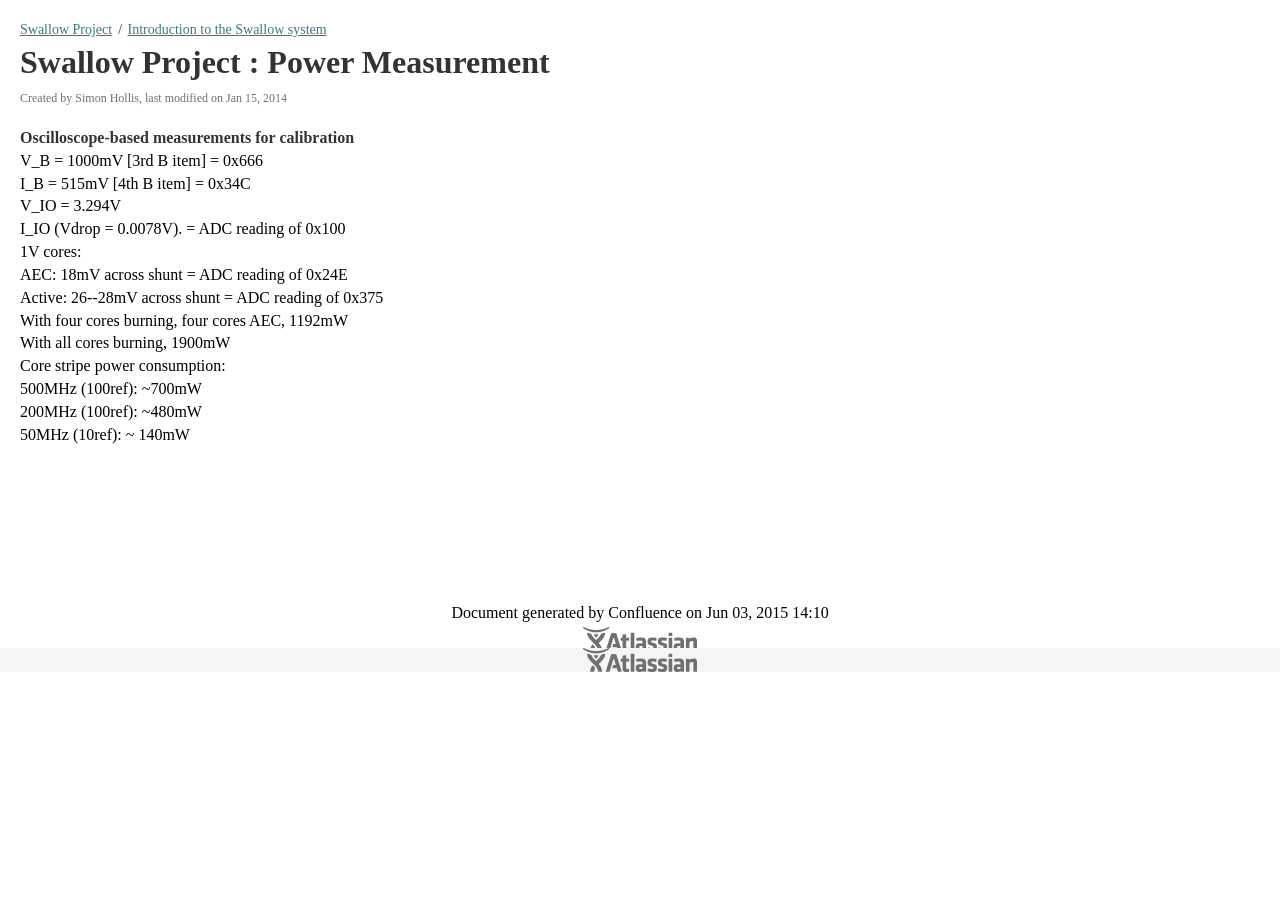
<file: wiki-swallow/Power-Measurement_63571975.html>
<!DOCTYPE html>
<html>
    <head>
        <title>Swallow Project : Power Measurement</title>
        <link rel="stylesheet" href="styles/site.css" type="text/css" />
        <META http-equiv="Content-Type" content="text/html; charset=UTF-8">
    </head>

    <body class="theme-default aui-theme-default">
        <div id="page">
            <div id="main" class="aui-page-panel">
                <div id="main-header">
                    <div id="breadcrumb-section">
                        <ol id="breadcrumbs">
                            <li class="first">
                                <span><a href="index.html">Swallow Project</a></span>
                            </li>
                                                    <li>
                                <span><a href="Introduction-to-the-Swallow-system_63571758.html">Introduction to the Swallow system</a></span>
                            </li>
                                                </ol>
                    </div>
                    <h1 id="title-heading" class="pagetitle">
                                                <span id="title-text">
                            Swallow Project : Power Measurement
                        </span>
                    </h1>
                </div>

                <div id="content" class="view">
                    <div class="page-metadata">
                        
        
    
        
    
        
    
            Created by <span class='author'> Simon Hollis</span>, last modified on Jan 15, 2014
                        </div>
                    <div id="main-content" class="wiki-content group">
                    <h3 id="PowerMeasurement-Oscilloscope-basedmeasurementsforcalibration">Oscilloscope-based measurements for calibration</h3>
<p>V_B = 1000mV [3rd B item]  = 0x666<br />
I_B = 515mV  [4th B item]  = 0x34C</p>


<p>V_IO = 3.294V<br />
I_IO (Vdrop = 0.0078V). = ADC reading of 0x100</p>

<p>1V cores:<br />
AEC: 18mV across shunt = ADC reading of 0x24E<br />
Active: 26--28mV across shunt = ADC reading of 0x375</p>


<p>With four cores burning, four cores AEC, 1192mW<br />
With all cores burning, 1900mW</p>

<p>Core stripe power consumption:</p>

<p>500MHz (100ref): ~700mW<br />
200MHz (100ref): ~480mW<br />
50MHz (10ref): ~ 140mW</p>
                    </div>

                    
                                                      
                </div>             </div> 
            <div id="footer" role="contentinfo">
                <section class="footer-body">
                    <p>Document generated by Confluence on Jun 03, 2015 14:10</p>
                    <div id="footer-logo"><a href="http://www.atlassian.com/">Atlassian</a></div>
                </section>
            </div>
        </div>     </body>
</html>
</file>
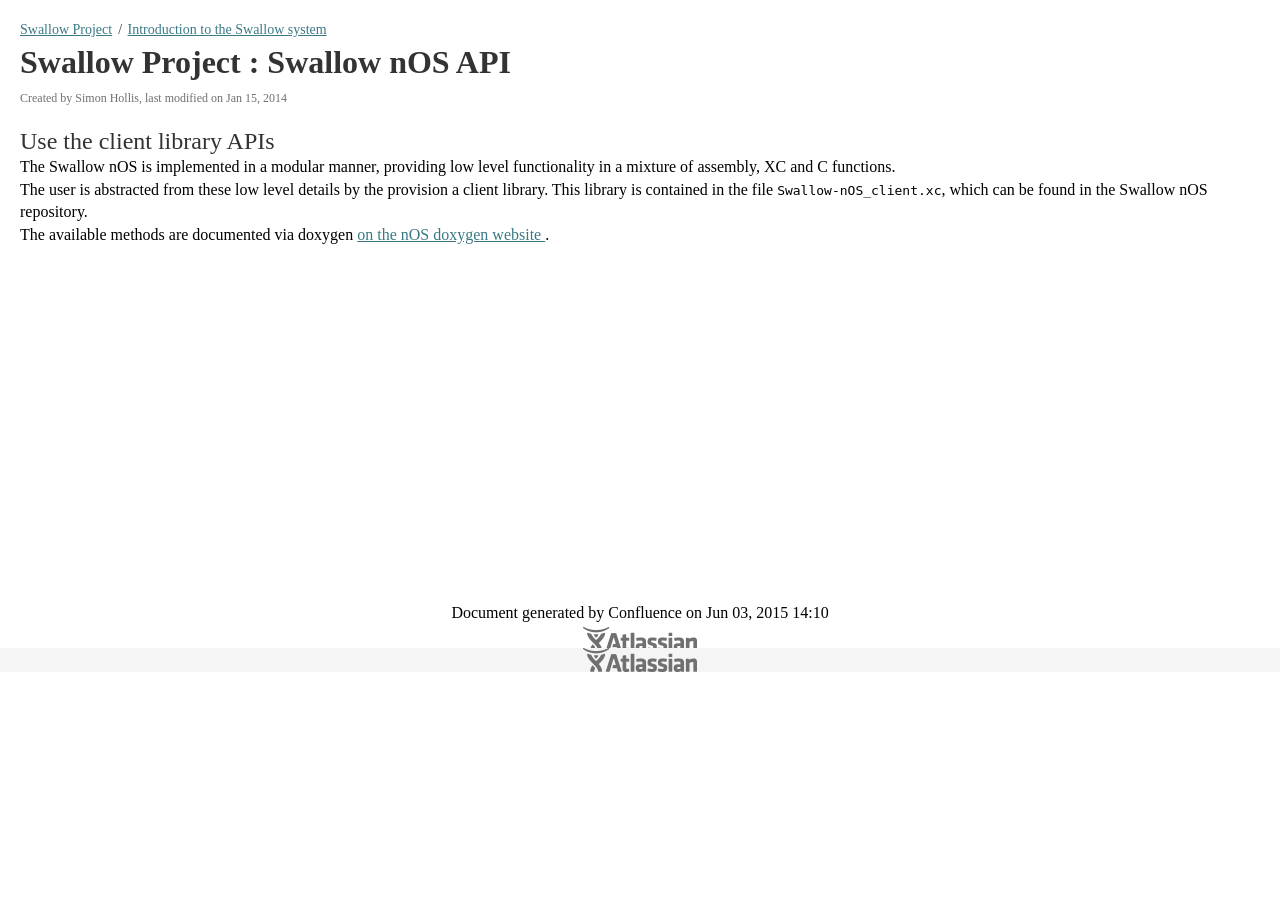
<file: wiki-swallow/Swallow-nOS-API_63571772.html>
<!DOCTYPE html>
<html>
    <head>
        <title>Swallow Project : Swallow nOS API</title>
        <link rel="stylesheet" href="styles/site.css" type="text/css" />
        <META http-equiv="Content-Type" content="text/html; charset=UTF-8">
    </head>

    <body class="theme-default aui-theme-default">
        <div id="page">
            <div id="main" class="aui-page-panel">
                <div id="main-header">
                    <div id="breadcrumb-section">
                        <ol id="breadcrumbs">
                            <li class="first">
                                <span><a href="index.html">Swallow Project</a></span>
                            </li>
                                                    <li>
                                <span><a href="Introduction-to-the-Swallow-system_63571758.html">Introduction to the Swallow system</a></span>
                            </li>
                                                </ol>
                    </div>
                    <h1 id="title-heading" class="pagetitle">
                                                <span id="title-text">
                            Swallow Project : Swallow nOS API
                        </span>
                    </h1>
                </div>

                <div id="content" class="view">
                    <div class="page-metadata">
                        
        
    
        
    
        
    
            Created by <span class='author'> Simon Hollis</span>, last modified on Jan 15, 2014
                        </div>
                    <div id="main-content" class="wiki-content group">
                    <h1 id="SwallownOSAPI-UsetheclientlibraryAPIs">Use the client library APIs</h1>
<p>The Swallow nOS is implemented in a modular manner, providing low level functionality in a mixture of assembly, XC and C functions.</p>

<p>The user is abstracted from these low level details by the provision a client library. This library is contained in the file <code>Swallow-nOS_client.xc</code>, which can be found in the Swallow nOS repository.</p>

<p>The available methods are documented via doxygen <a href="http://www.cs.bris.ac.uk/Research/Micro/Swallow/doxygen/html/_swallow-n_o_s__client_8xc.html" class="external-link" rel="nofollow">on the nOS doxygen website </a>.</p>
                    </div>

                    
                                                      
                </div>             </div> 
            <div id="footer" role="contentinfo">
                <section class="footer-body">
                    <p>Document generated by Confluence on Jun 03, 2015 14:10</p>
                    <div id="footer-logo"><a href="http://www.atlassian.com/">Atlassian</a></div>
                </section>
            </div>
        </div>     </body>
</html>
</file>
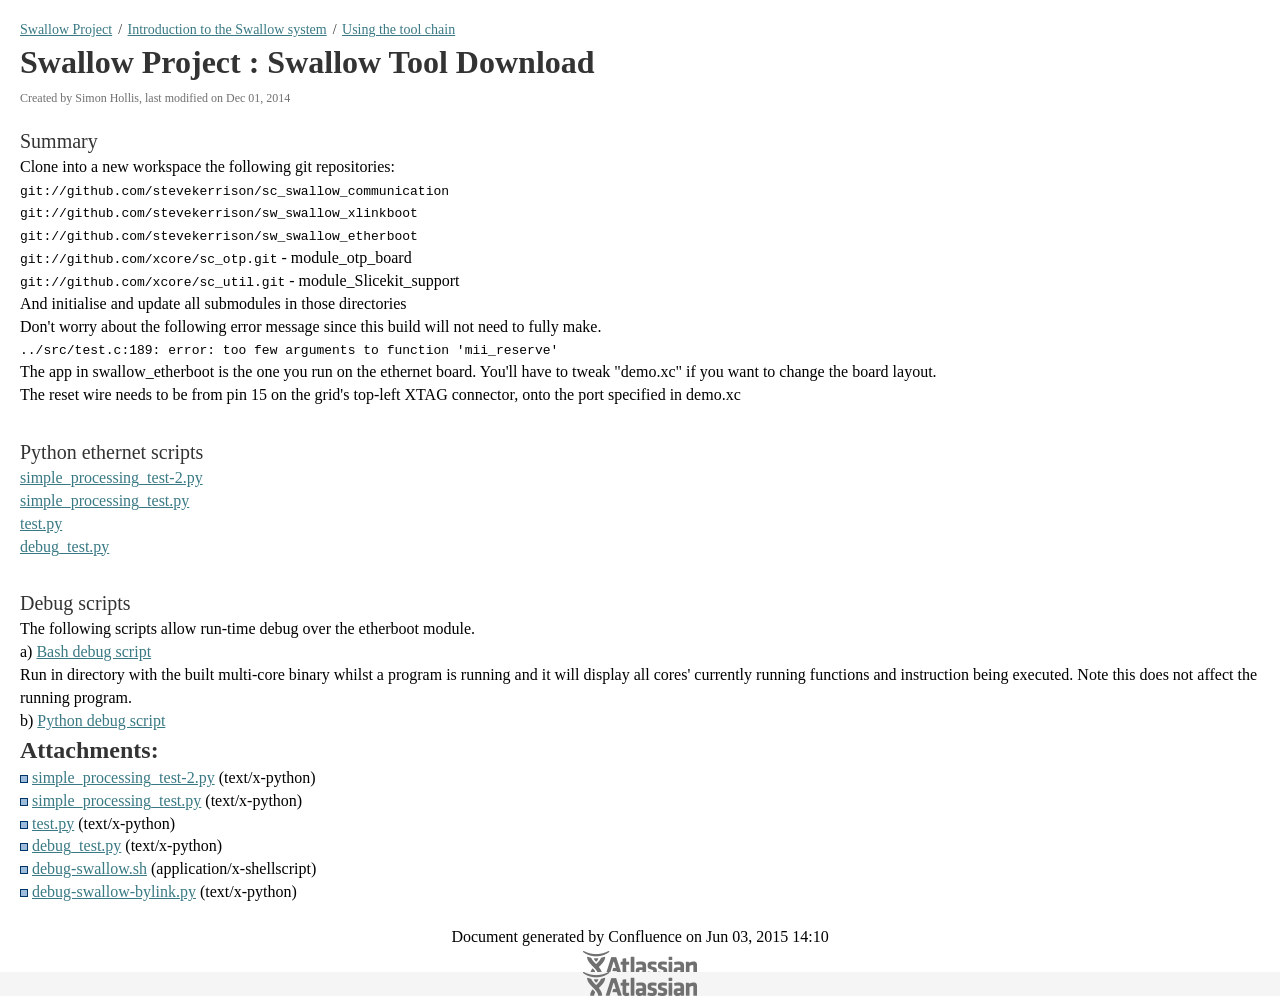
<file: wiki-swallow/Swallow-Tool-Download_70257120.html>
<!DOCTYPE html>
<html>
    <head>
        <title>Swallow Project : Swallow Tool Download</title>
        <link rel="stylesheet" href="styles/site.css" type="text/css" />
        <META http-equiv="Content-Type" content="text/html; charset=UTF-8">
    </head>

    <body class="theme-default aui-theme-default">
        <div id="page">
            <div id="main" class="aui-page-panel">
                <div id="main-header">
                    <div id="breadcrumb-section">
                        <ol id="breadcrumbs">
                            <li class="first">
                                <span><a href="index.html">Swallow Project</a></span>
                            </li>
                                                    <li>
                                <span><a href="Introduction-to-the-Swallow-system_63571758.html">Introduction to the Swallow system</a></span>
                            </li>
                                                    <li>
                                <span><a href="Using-the-tool-chain_63571770.html">Using the tool chain</a></span>
                            </li>
                                                </ol>
                    </div>
                    <h1 id="title-heading" class="pagetitle">
                                                <span id="title-text">
                            Swallow Project : Swallow Tool Download
                        </span>
                    </h1>
                </div>

                <div id="content" class="view">
                    <div class="page-metadata">
                        
        
    
        
    
        
    
            Created by <span class='author'> Simon Hollis</span>, last modified on Dec 01, 2014
                        </div>
                    <div id="main-content" class="wiki-content group">
                    <h2 id="SwallowToolDownload-Summary">Summary</h2>

<p>Clone into a new workspace the following git repositories:</p>

<p><code>git://github.com/stevekerrison/sc_swallow_communication</code><br />
<code>git://github.com/stevekerrison/sw_swallow_xlinkboot</code><br />
<code>git://github.com/stevekerrison/sw_swallow_etherboot</code></p>

<p><code>git://github.com/xcore/sc_otp.git</code> - module_otp_board<br />
<code>git://github.com/xcore/sc_util.git</code> - module_Slicekit_support</p>

<p>And initialise and update all submodules in those directories</p>

<p>Don't worry about the following error message since this build will not need to fully make.<br />
<code>../src/test.c:189: error: too few arguments to function 'mii_reserve'</code></p>

<p>The app in swallow_etherboot is the one you run on the ethernet board. You'll have to tweak &quot;demo.xc&quot; if you want to change the board layout.</p>

<p>The reset wire needs to be from pin 15 on the grid's top-left XTAG connector, onto the port specified in demo.xc</p>



<h2 id="SwallowToolDownload-Pythonethernetscripts">Python ethernet scripts</h2>

<p><a href="attachments/70257120/70353203.py" data-linked-resource-id="70353203" data-linked-resource-version="1" data-linked-resource-type="attachment" data-linked-resource-default-alias="simple_processing_test-2.py" data-linked-resource-content-type="text/x-python" data-linked-resource-container-id="70257120" data-linked-resource-container-version="4">simple_processing_test-2.py</a><br />
<a href="attachments/70257120/70353204.py" data-linked-resource-id="70353204" data-linked-resource-version="1" data-linked-resource-type="attachment" data-linked-resource-default-alias="simple_processing_test.py" data-linked-resource-content-type="text/x-python" data-linked-resource-container-id="70257120" data-linked-resource-container-version="4">simple_processing_test.py</a><br />
<a href="attachments/70257120/70353205.py" data-linked-resource-id="70353205" data-linked-resource-version="1" data-linked-resource-type="attachment" data-linked-resource-default-alias="test.py" data-linked-resource-content-type="text/x-python" data-linked-resource-container-id="70257120" data-linked-resource-container-version="4">test.py</a><br />
<a href="attachments/70257120/70353206.py" data-linked-resource-id="70353206" data-linked-resource-version="1" data-linked-resource-type="attachment" data-linked-resource-default-alias="debug_test.py" data-linked-resource-content-type="text/x-python" data-linked-resource-container-id="70257120" data-linked-resource-container-version="4">debug_test.py</a></p>


<h2 id="SwallowToolDownload-Debugscripts">Debug scripts</h2>

<p>The following scripts allow run-time debug over the etherboot module. </p>

<p>a) <a href="attachments/70257120/70353207.sh" data-linked-resource-id="70353207" data-linked-resource-version="1" data-linked-resource-type="attachment" data-linked-resource-default-alias="debug-swallow.sh" data-linked-resource-content-type="application/x-shellscript" data-linked-resource-container-id="70257120" data-linked-resource-container-version="4">Bash debug script </a><br />
Run in directory with the built multi-core binary whilst a program is running and it will display all cores' currently running functions and instruction being executed. Note this does not affect the running program.</p>


<p>b) <a href="attachments/70257120/70353208.py" data-linked-resource-id="70353208" data-linked-resource-version="1" data-linked-resource-type="attachment" data-linked-resource-default-alias="debug-swallow-bylink.py" data-linked-resource-content-type="text/x-python" data-linked-resource-container-id="70257120" data-linked-resource-container-version="4">Python debug script </a></p>
                    </div>

                                        <div class="pageSection group">
                        <div class="pageSectionHeader">
                            <h2 id="attachments" class="pageSectionTitle">Attachments:</h2>
                        </div>

                        <div class="greybox" align="left">
                                                            <img src="images/icons/bullet_blue.gif" height="8" width="8" alt=""/>
                                <a href="attachments/70257120/70353203.py">simple_processing_test-2.py</a> (text/x-python)
                                <br/>
                                                            <img src="images/icons/bullet_blue.gif" height="8" width="8" alt=""/>
                                <a href="attachments/70257120/70353204.py">simple_processing_test.py</a> (text/x-python)
                                <br/>
                                                            <img src="images/icons/bullet_blue.gif" height="8" width="8" alt=""/>
                                <a href="attachments/70257120/70353205.py">test.py</a> (text/x-python)
                                <br/>
                                                            <img src="images/icons/bullet_blue.gif" height="8" width="8" alt=""/>
                                <a href="attachments/70257120/70353206.py">debug_test.py</a> (text/x-python)
                                <br/>
                                                            <img src="images/icons/bullet_blue.gif" height="8" width="8" alt=""/>
                                <a href="attachments/70257120/70353207.sh">debug-swallow.sh</a> (application/x-shellscript)
                                <br/>
                                                            <img src="images/icons/bullet_blue.gif" height="8" width="8" alt=""/>
                                <a href="attachments/70257120/70353208.py">debug-swallow-bylink.py</a> (text/x-python)
                                <br/>
                                                    </div>
                    </div>
                    
                                                      
                </div>             </div> 
            <div id="footer" role="contentinfo">
                <section class="footer-body">
                    <p>Document generated by Confluence on Jun 03, 2015 14:10</p>
                    <div id="footer-logo"><a href="http://www.atlassian.com/">Atlassian</a></div>
                </section>
            </div>
        </div>     </body>
</html>
</file>
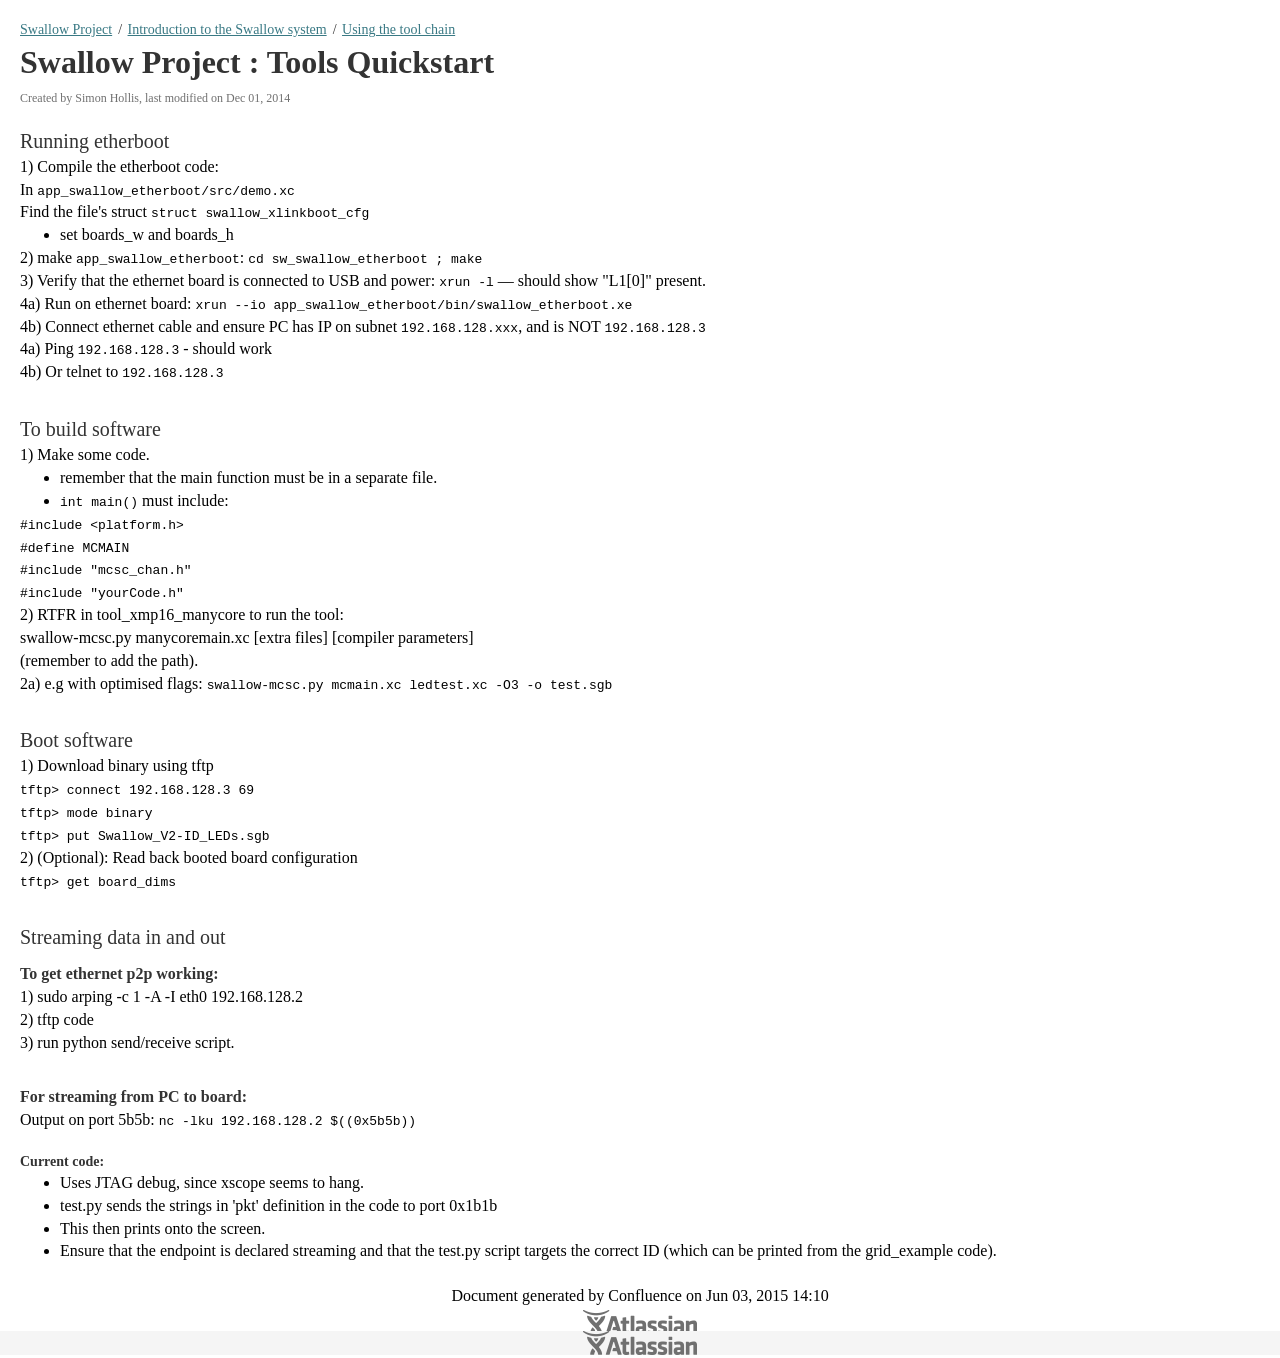
<file: wiki-swallow/Tools-Quickstart_70257135.html>
<!DOCTYPE html>
<html>
    <head>
        <title>Swallow Project : Tools Quickstart</title>
        <link rel="stylesheet" href="styles/site.css" type="text/css" />
        <META http-equiv="Content-Type" content="text/html; charset=UTF-8">
    </head>

    <body class="theme-default aui-theme-default">
        <div id="page">
            <div id="main" class="aui-page-panel">
                <div id="main-header">
                    <div id="breadcrumb-section">
                        <ol id="breadcrumbs">
                            <li class="first">
                                <span><a href="index.html">Swallow Project</a></span>
                            </li>
                                                    <li>
                                <span><a href="Introduction-to-the-Swallow-system_63571758.html">Introduction to the Swallow system</a></span>
                            </li>
                                                    <li>
                                <span><a href="Using-the-tool-chain_63571770.html">Using the tool chain</a></span>
                            </li>
                                                </ol>
                    </div>
                    <h1 id="title-heading" class="pagetitle">
                                                <span id="title-text">
                            Swallow Project : Tools Quickstart
                        </span>
                    </h1>
                </div>

                <div id="content" class="view">
                    <div class="page-metadata">
                        
        
    
        
    
        
    
            Created by <span class='author'> Simon Hollis</span>, last modified on Dec 01, 2014
                        </div>
                    <div id="main-content" class="wiki-content group">
                    <h2 id="ToolsQuickstart-Runningetherboot">Running etherboot</h2>

<p>1) Compile the etherboot code:</p>

<p>In <code>app_swallow_etherboot/src/demo.xc</code></p>

<p>Find the file's struct <code>struct swallow_xlinkboot_cfg</code></p>
<ul class="alternate">
	<li>set boards_w and boards_h</li>
</ul>


<p>2)  make <code>app_swallow_etherboot</code>: <code>cd sw_swallow_etherboot ; make</code></p>

<p>3) Verify that the ethernet board is connected to USB and power: <code>xrun -l</code> — should show &quot;L1[0]&quot; present.</p>

<p>4a) Run on ethernet board: <code>xrun --io app_swallow_etherboot/bin/swallow_etherboot.xe</code></p>

<p>4b) Connect ethernet cable and ensure PC has IP on subnet <code>192.168.128.xxx</code>, and is NOT <code>192.168.128.3</code></p>

<p>4a) Ping <code>192.168.128.3</code> - should work</p>

<p>4b) Or telnet to <code>192.168.128.3</code></p>

<h2 id="ToolsQuickstart-Tobuildsoftware">To build software</h2>

<p>1) Make some code.</p>
<ul>
	<li>remember that the main function must be in a separate file.</li>
</ul>


<ul>
	<li><code>int main()</code> must include:</li>
</ul>


<p><code>#include &lt;platform.h&gt;</code><br />
<code>#define MCMAIN</code><br />
<code>#include &quot;mcsc_chan.h&quot;</code><br />
<code>#include &quot;yourCode.h&quot;</code></p>

<p>2) RTFR in tool_xmp16_manycore to run the tool:<br />
swallow-mcsc.py manycoremain.xc [extra files] [compiler parameters]<br />
(remember to add the path).</p>

<p>2a) e.g with optimised flags: <code>swallow-mcsc.py mcmain.xc ledtest.xc -O3 -o test.sgb</code></p>

<h2 id="ToolsQuickstart-Bootsoftware">Boot software</h2>

<p>1) Download binary using tftp</p>

<p><code>tftp&gt; connect 192.168.128.3 69</code><br />
<code>tftp&gt; mode binary</code><br />
<code>tftp&gt; put Swallow_V2-ID_LEDs.sgb</code></p>


<p>2) (Optional): Read back booted board configuration</p>

<p><code>tftp&gt; get board_dims</code></p>



<h2 id="ToolsQuickstart-Streamingdatainandout">Streaming data in and out</h2>

<h3 id="ToolsQuickstart-Togetethernetp2pworking:">To get ethernet p2p working:</h3>

<p>1) sudo arping -c 1 -A -I eth0 192.168.128.2<br />
2) tftp code<br />
3) run python send/receive script.</p>


<h3 id="ToolsQuickstart-ForstreamingfromPCtoboard:">For streaming from PC to board:</h3>
<p>Output on port 5b5b: <code>nc -lku 192.168.128.2 $((0x5b5b))</code></p>


<h4 id="ToolsQuickstart-Currentcode:">Current code:</h4>

<ul>
	<li>Uses JTAG debug, since xscope seems to hang.</li>
	<li>test.py sends the strings in 'pkt' definition in the code to port 0x1b1b</li>
	<li>This then prints onto the screen.</li>
</ul>



<ul>
	<li>Ensure that the endpoint is declared streaming and that the test.py script targets the correct ID (which can be printed from the grid_example code).</li>
</ul>


                    </div>

                    
                                                      
                </div>             </div> 
            <div id="footer" role="contentinfo">
                <section class="footer-body">
                    <p>Document generated by Confluence on Jun 03, 2015 14:10</p>
                    <div id="footer-logo"><a href="http://www.atlassian.com/">Atlassian</a></div>
                </section>
            </div>
        </div>     </body>
</html>
</file>
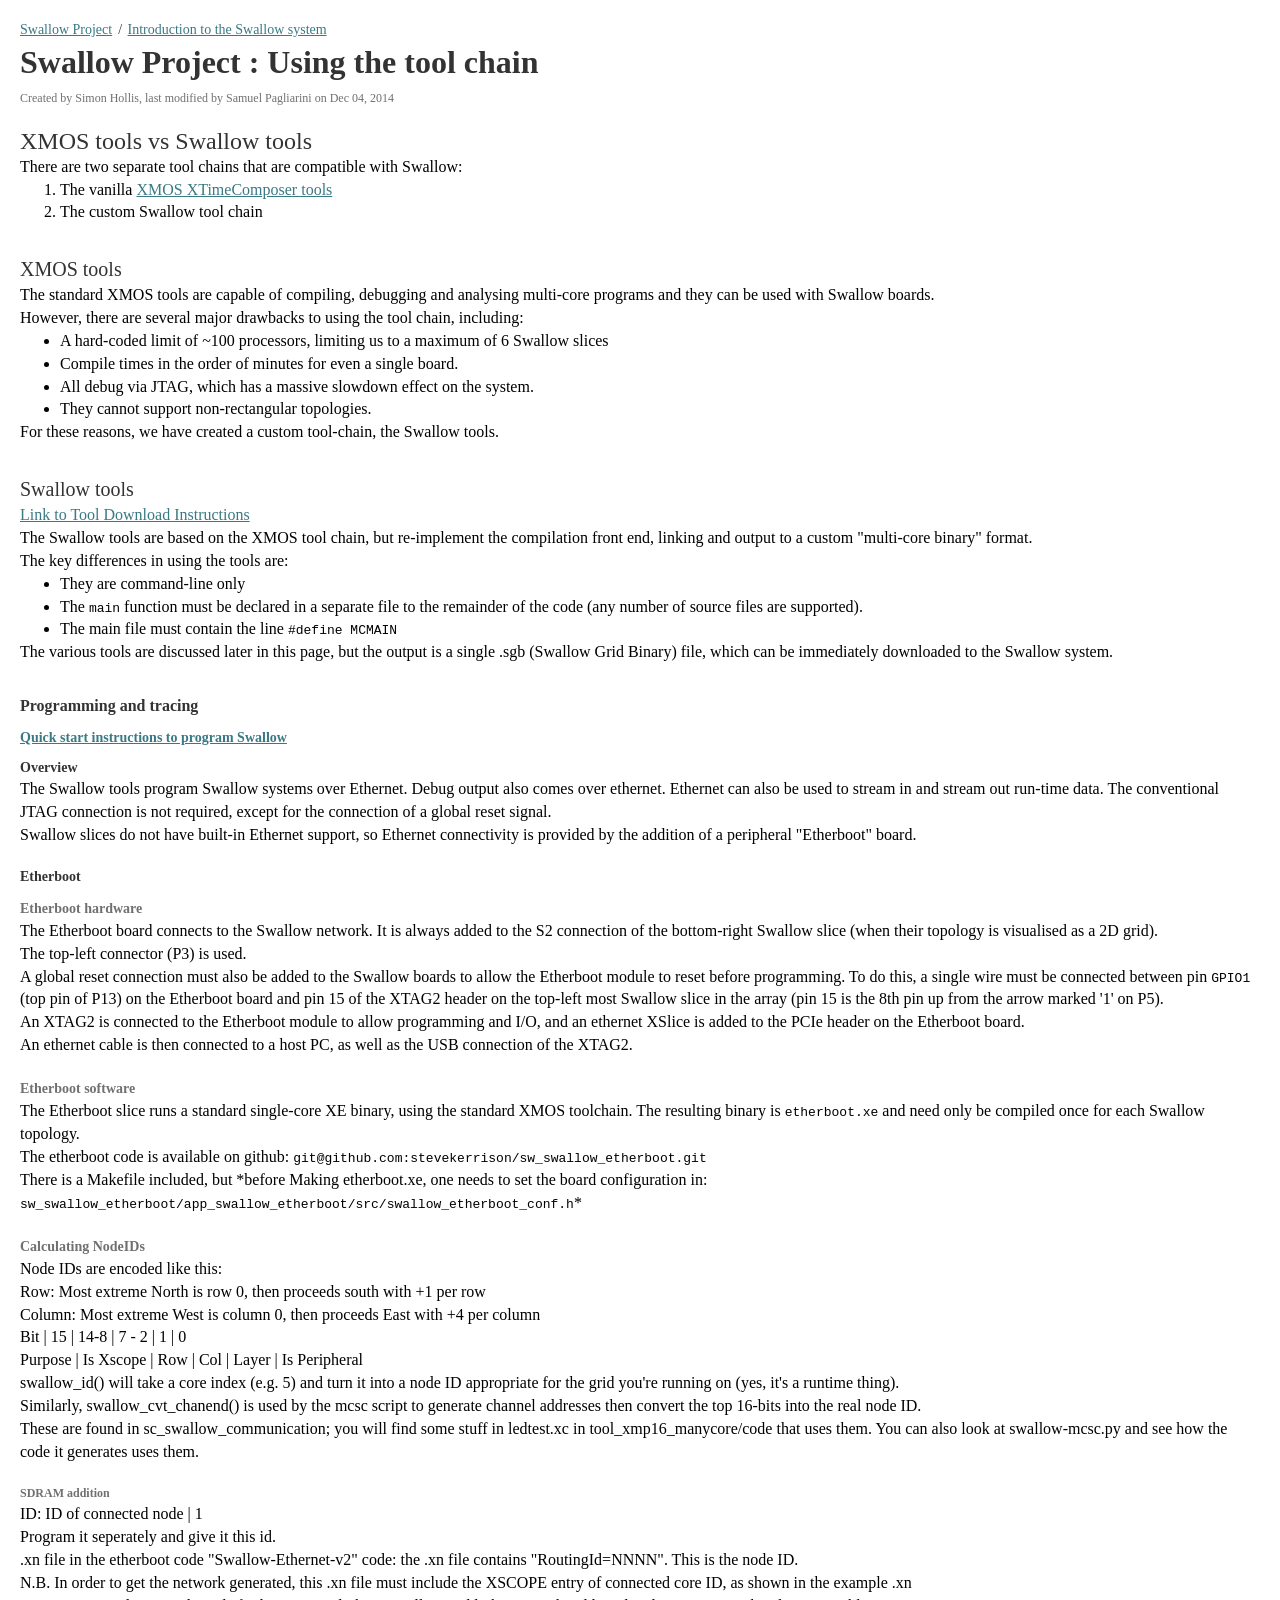
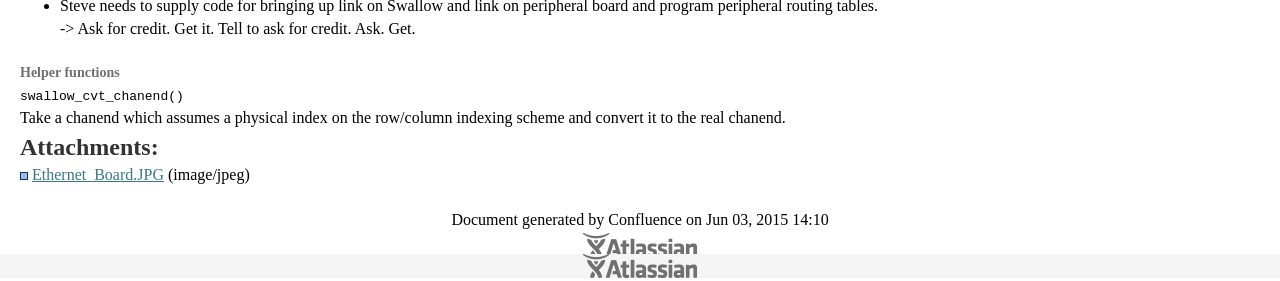
<file: wiki-swallow/Using-the-tool-chain_63571770.html>
<!DOCTYPE html>
<html>
    <head>
        <title>Swallow Project : Using the tool chain</title>
        <link rel="stylesheet" href="styles/site.css" type="text/css" />
        <META http-equiv="Content-Type" content="text/html; charset=UTF-8">
    </head>

    <body class="theme-default aui-theme-default">
        <div id="page">
            <div id="main" class="aui-page-panel">
                <div id="main-header">
                    <div id="breadcrumb-section">
                        <ol id="breadcrumbs">
                            <li class="first">
                                <span><a href="index.html">Swallow Project</a></span>
                            </li>
                                                    <li>
                                <span><a href="Introduction-to-the-Swallow-system_63571758.html">Introduction to the Swallow system</a></span>
                            </li>
                                                </ol>
                    </div>
                    <h1 id="title-heading" class="pagetitle">
                                                <span id="title-text">
                            Swallow Project : Using the tool chain
                        </span>
                    </h1>
                </div>

                <div id="content" class="view">
                    <div class="page-metadata">
                        
        
    
        
    
        
    
            Created by <span class='author'> Simon Hollis</span>, last modified by <span class='editor'> Samuel Pagliarini</span> on Dec 04, 2014
                        </div>
                    <div id="main-content" class="wiki-content group">
                    <h1 id="Usingthetoolchain-XMOStoolsvsSwallowtools">XMOS tools vs Swallow tools</h1>

<p>There are two separate tool chains that are compatible with Swallow:</p>
<ol>
	<li>The vanilla <a href="https://www.xmos.com/support/xtools" class="external-link" rel="nofollow">XMOS XTimeComposer tools </a></li>
	<li>The custom Swallow tool chain</li>
</ol>


<h2 id="Usingthetoolchain-XMOStools">XMOS tools</h2>

<p>The standard XMOS tools are capable of compiling, debugging and analysing multi-core programs and they can be used with Swallow boards.<br />
However, there are several major drawbacks to using the tool chain, including:</p>
<ul>
	<li>A hard-coded limit of ~100 processors, limiting us to a maximum of 6 Swallow slices</li>
	<li>Compile times in the order of minutes for even a single board.</li>
	<li>All debug via JTAG, which has a massive slowdown effect on the system.</li>
	<li>They cannot support non-rectangular topologies.</li>
</ul>


<p>For these reasons, we have created a custom tool-chain, the Swallow tools.</p>


<h2 id="Usingthetoolchain-Swallowtools">Swallow tools</h2>

<p><a href="Swallow-Tool-Download_70257120.html">Link to Tool Download Instructions </a></p>

<p>The Swallow tools are based on the XMOS tool chain, but re-implement the compilation front end, linking and output to a custom &quot;multi-core binary&quot; format.</p>

<p>The key differences in using the tools are:</p>
<ul>
	<li>They are command-line only</li>
	<li>The <code>main</code> function must be declared in a separate file to the remainder of the code (any number of source files are supported).</li>
	<li>The main file must contain the line <code>#define MCMAIN</code></li>
</ul>


<p>The various tools are discussed later in this page, but the output is a single .sgb (Swallow Grid Binary) file, which can be immediately downloaded to the Swallow system.</p>

<h3 id="Usingthetoolchain-Programmingandtracing">Programming and tracing</h3>

<h4 id="Usingthetoolchain-QuickstartinstructionstoprogramSwallow"><a href="Tools-Quickstart_70257135.html">Quick start instructions to program Swallow </a></h4>

<h4 id="Usingthetoolchain-Overview">Overview</h4>

<p>The Swallow tools program Swallow systems over Ethernet. Debug output also comes over ethernet. Ethernet can also be used to stream in and stream out run-time data. The conventional JTAG connection is not required, except for the connection of a global reset signal.</p>

<p>Swallow slices do not have built-in Ethernet support, so Ethernet connectivity is provided by the addition of a peripheral &quot;Etherboot&quot; board.</p>


<h4 id="Usingthetoolchain-Etherboot">Etherboot</h4>

<h5 id="Usingthetoolchain-Etherboothardware">Etherboot hardware</h5>

<p>The Etherboot board connects to the Swallow network. It is always added to the S2 connection of the bottom-right Swallow slice (when their topology is visualised as a 2D grid).</p>

<p>The top-left connector (P3) is used.</p>

<p>A global reset connection must also be added to the Swallow boards to allow the Etherboot module to reset before programming. To do this, a single wire must be connected between pin <code>GPIO1</code> (top pin of P13) on the Etherboot board and pin 15 of the XTAG2 header on the top-left most Swallow slice in the array (pin 15 is the 8th pin up from the arrow marked '1' on P5).</p>

<p>An XTAG2 is connected to the Etherboot module to allow programming and I/O, and an ethernet XSlice is added to the PCIe header on the Etherboot board.</p>

<p>An ethernet cable is then connected to a host PC, as well as the USB connection of the XTAG2.</p>



<h5 id="Usingthetoolchain-Etherbootsoftware">Etherboot software</h5>

<p>The Etherboot slice runs a standard single-core XE binary, using the standard XMOS toolchain. The resulting binary is <code>etherboot.xe</code> and need only be compiled once for each Swallow topology.</p>

<p>The etherboot code is available on github: <code>git@github.com:stevekerrison/sw_swallow_etherboot.git</code></p>

<p>There is a Makefile included, but *before Making etherboot.xe, one needs to set the board configuration in:<br />
<code>sw_swallow_etherboot/app_swallow_etherboot/src/swallow_etherboot_conf.h</code>*</p>


<h5 id="Usingthetoolchain-CalculatingNodeIDs">Calculating NodeIDs</h5>


<p>Node IDs are encoded like this:</p>

<p>Row: Most extreme North is row 0, then proceeds south with +1 per row<br />
Column: Most extreme West is column 0, then proceeds East with +4 per column</p>



<p>Bit     | 15        | 14-8 | 7 - 2 | 1     | 0<br />
Purpose | Is Xscope | Row  | Col   | Layer | Is Peripheral</p>

<p>swallow_id() will take a core index (e.g. 5) and turn it into a node ID appropriate for the grid you're running on (yes, it's a runtime thing).</p>

<p>Similarly, swallow_cvt_chanend() is used by the mcsc script to generate channel addresses then convert the top 16-bits into the real node ID.</p>

<p>These are found in sc_swallow_communication; you will find some stuff in ledtest.xc in tool_xmp16_manycore/code that uses them. You can also look at swallow-mcsc.py and see how the code it generates uses them.</p>


<h6 id="Usingthetoolchain-SDRAMaddition">SDRAM addition</h6>

<p>ID: ID of connected node | 1<br />
Program it seperately and give it this id.<br />
.xn file in the etherboot code &quot;Swallow-Ethernet-v2&quot; code: the .xn file contains &quot;RoutingId=NNNN&quot;. This is the node ID.</p>

<p>N.B. In order to get the network generated, this .xn file must include the XSCOPE entry of connected core ID, as shown in the example .xn</p>

<ul>
	<li>Steve needs to supply code for bringing up link on Swallow and link on peripheral board and program peripheral routing tables.<br />
-&gt; Ask for credit. Get it. Tell to ask for credit. Ask. Get.</li>
</ul>



<h5 id="Usingthetoolchain-Helperfunctions">Helper functions</h5>

<p><code>swallow_cvt_chanend()</code></p>

<p>Take a chanend which assumes a physical index on the row/column indexing scheme and convert it to the real chanend.</p>
                    </div>

                                        <div class="pageSection group">
                        <div class="pageSectionHeader">
                            <h2 id="attachments" class="pageSectionTitle">Attachments:</h2>
                        </div>

                        <div class="greybox" align="left">
                                                            <img src="images/icons/bullet_blue.gif" height="8" width="8" alt=""/>
                                <a href="attachments/63571770/63930535.jpg">Ethernet_Board.JPG</a> (image/jpeg)
                                <br/>
                                                    </div>
                    </div>
                    
                                                      
                </div>             </div> 
            <div id="footer" role="contentinfo">
                <section class="footer-body">
                    <p>Document generated by Confluence on Jun 03, 2015 14:10</p>
                    <div id="footer-logo"><a href="http://www.atlassian.com/">Atlassian</a></div>
                </section>
            </div>
        </div>     </body>
</html>
</file>
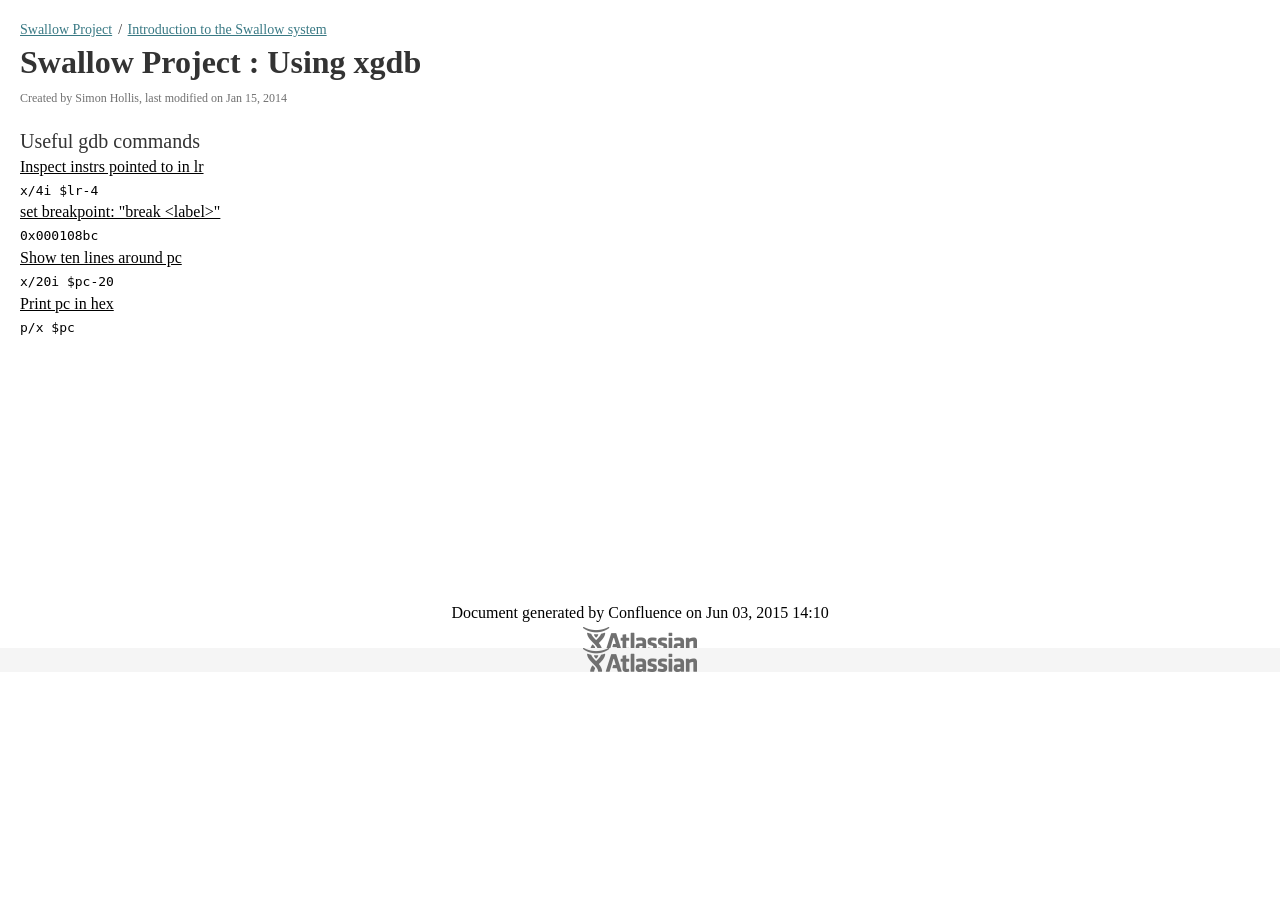
<file: wiki-swallow/Using-xgdb_63571925.html>
<!DOCTYPE html>
<html>
    <head>
        <title>Swallow Project : Using xgdb</title>
        <link rel="stylesheet" href="styles/site.css" type="text/css" />
        <META http-equiv="Content-Type" content="text/html; charset=UTF-8">
    </head>

    <body class="theme-default aui-theme-default">
        <div id="page">
            <div id="main" class="aui-page-panel">
                <div id="main-header">
                    <div id="breadcrumb-section">
                        <ol id="breadcrumbs">
                            <li class="first">
                                <span><a href="index.html">Swallow Project</a></span>
                            </li>
                                                    <li>
                                <span><a href="Introduction-to-the-Swallow-system_63571758.html">Introduction to the Swallow system</a></span>
                            </li>
                                                </ol>
                    </div>
                    <h1 id="title-heading" class="pagetitle">
                                                <span id="title-text">
                            Swallow Project : Using xgdb
                        </span>
                    </h1>
                </div>

                <div id="content" class="view">
                    <div class="page-metadata">
                        
        
    
        
    
        
    
            Created by <span class='author'> Simon Hollis</span>, last modified on Jan 15, 2014
                        </div>
                    <div id="main-content" class="wiki-content group">
                    <h2 id="Usingxgdb-Usefulgdbcommands">Useful gdb commands</h2>


<p><span style="text-decoration: underline;">Inspect instrs pointed to in lr</span><br />
<code>x/4i $lr-4</code></p>


<p><span style="text-decoration: underline;">set breakpoint: &quot;break &lt;label&gt;&quot;</span><br />
<code>0x000108bc</code></p>

<p><span style="text-decoration: underline;">Show ten lines around pc</span><br />
<code>x/20i $pc-20</code></p>

<p><span style="text-decoration: underline;">Print pc in hex</span><br />
<code>p/x $pc</code></p>
                    </div>

                    
                                                      
                </div>             </div> 
            <div id="footer" role="contentinfo">
                <section class="footer-body">
                    <p>Document generated by Confluence on Jun 03, 2015 14:10</p>
                    <div id="footer-logo"><a href="http://www.atlassian.com/">Atlassian</a></div>
                </section>
            </div>
        </div>     </body>
</html>
</file>
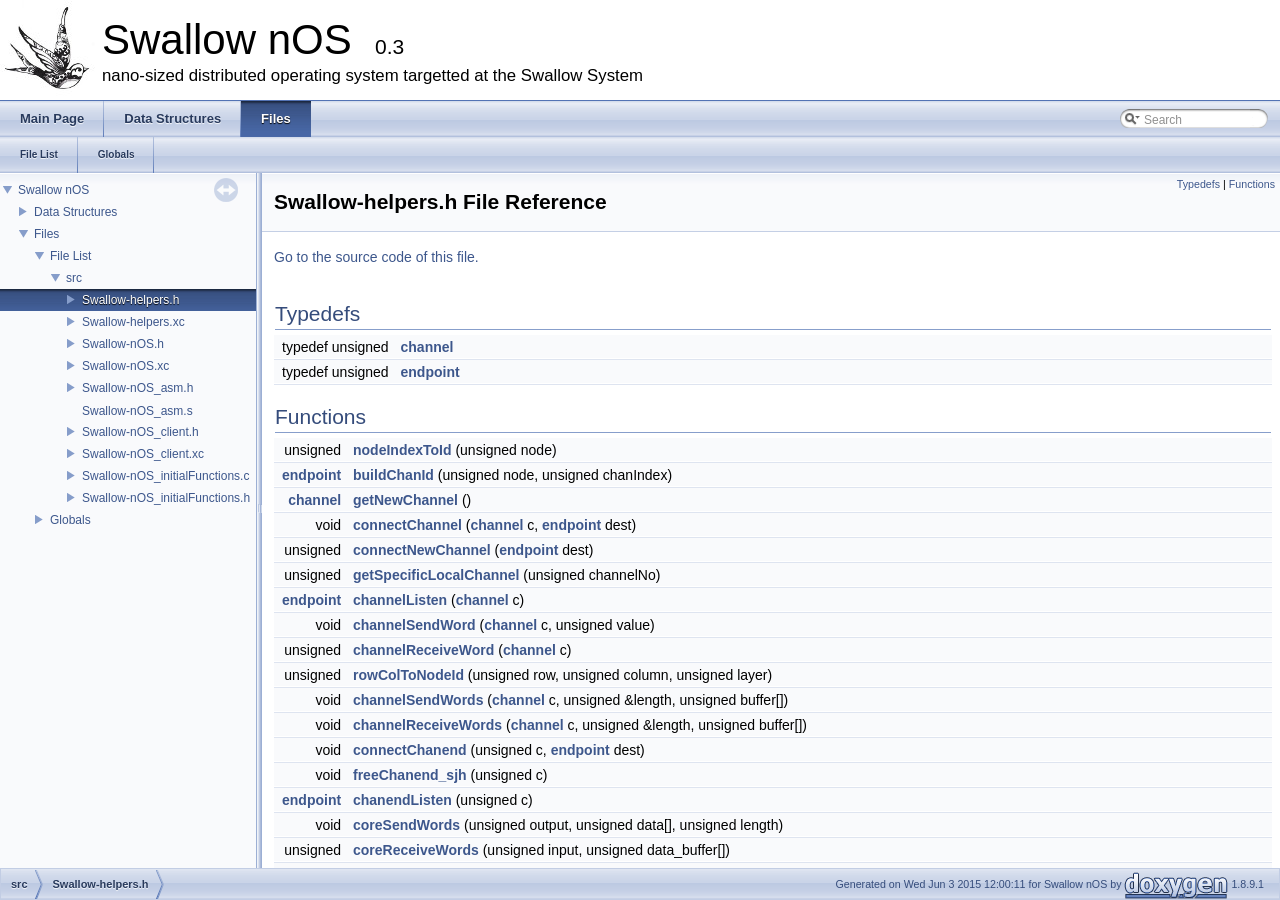
<file: doxygen-swallow-nos/html/_swallow-helpers_8h.html>
<!DOCTYPE html PUBLIC "-//W3C//DTD XHTML 1.0 Transitional//EN" "http://www.w3.org/TR/xhtml1/DTD/xhtml1-transitional.dtd">
<html xmlns="http://www.w3.org/1999/xhtml">
<head>
<meta http-equiv="Content-Type" content="text/xhtml;charset=UTF-8"/>
<meta http-equiv="X-UA-Compatible" content="IE=9"/>
<meta name="generator" content="Doxygen 1.8.9.1"/>
<title>Swallow nOS: C:/work/swallow-nos/src/Swallow-helpers.h File Reference</title>
<link href="tabs.css" rel="stylesheet" type="text/css"/>
<script type="text/javascript" src="jquery.js"></script>
<script type="text/javascript" src="dynsections.js"></script>
<link href="navtree.css" rel="stylesheet" type="text/css"/>
<script type="text/javascript" src="resize.js"></script>
<script type="text/javascript" src="navtreedata.js"></script>
<script type="text/javascript" src="navtree.js"></script>
<script type="text/javascript">
  $(document).ready(initResizable);
  $(window).load(resizeHeight);
</script>
<link href="search/search.css" rel="stylesheet" type="text/css"/>
<script type="text/javascript" src="search/searchdata.js"></script>
<script type="text/javascript" src="search/search.js"></script>
<script type="text/javascript">
  $(document).ready(function() { init_search(); });
</script>
<link href="doxygen.css" rel="stylesheet" type="text/css" />
</head>
<body>
<div id="top"><!-- do not remove this div, it is closed by doxygen! -->
<div id="titlearea">
<table cellspacing="0" cellpadding="0">
 <tbody>
 <tr style="height: 56px;">
  <td id="projectlogo"><img alt="Logo" src="swallow-100px.jpg"/></td>
  <td style="padding-left: 0.5em;">
   <div id="projectname">Swallow nOS
   &#160;<span id="projectnumber">0.3</span>
   </div>
   <div id="projectbrief">nano-sized distributed operating system targetted at the Swallow System</div>
  </td>
 </tr>
 </tbody>
</table>
</div>
<!-- end header part -->
<!-- Generated by Doxygen 1.8.9.1 -->
<script type="text/javascript">
var searchBox = new SearchBox("searchBox", "search",false,'Search');
</script>
  <div id="navrow1" class="tabs">
    <ul class="tablist">
      <li><a href="index.html"><span>Main&#160;Page</span></a></li>
      <li><a href="annotated.html"><span>Data&#160;Structures</span></a></li>
      <li class="current"><a href="files.html"><span>Files</span></a></li>
      <li>
        <div id="MSearchBox" class="MSearchBoxInactive">
        <span class="left">
          <img id="MSearchSelect" src="search/mag_sel.png"
               onmouseover="return searchBox.OnSearchSelectShow()"
               onmouseout="return searchBox.OnSearchSelectHide()"
               alt=""/>
          <input type="text" id="MSearchField" value="Search" accesskey="S"
               onfocus="searchBox.OnSearchFieldFocus(true)" 
               onblur="searchBox.OnSearchFieldFocus(false)" 
               onkeyup="searchBox.OnSearchFieldChange(event)"/>
          </span><span class="right">
            <a id="MSearchClose" href="javascript:searchBox.CloseResultsWindow()"><img id="MSearchCloseImg" border="0" src="search/close.png" alt=""/></a>
          </span>
        </div>
      </li>
    </ul>
  </div>
  <div id="navrow2" class="tabs2">
    <ul class="tablist">
      <li><a href="files.html"><span>File&#160;List</span></a></li>
      <li><a href="globals.html"><span>Globals</span></a></li>
    </ul>
  </div>
</div><!-- top -->
<div id="side-nav" class="ui-resizable side-nav-resizable">
  <div id="nav-tree">
    <div id="nav-tree-contents">
      <div id="nav-sync" class="sync"></div>
    </div>
  </div>
  <div id="splitbar" style="-moz-user-select:none;" 
       class="ui-resizable-handle">
  </div>
</div>
<script type="text/javascript">
$(document).ready(function(){initNavTree('_swallow-helpers_8h.html','');});
</script>
<div id="doc-content">
<!-- window showing the filter options -->
<div id="MSearchSelectWindow"
     onmouseover="return searchBox.OnSearchSelectShow()"
     onmouseout="return searchBox.OnSearchSelectHide()"
     onkeydown="return searchBox.OnSearchSelectKey(event)">
</div>

<!-- iframe showing the search results (closed by default) -->
<div id="MSearchResultsWindow">
<iframe src="javascript:void(0)" frameborder="0" 
        name="MSearchResults" id="MSearchResults">
</iframe>
</div>

<div class="header">
  <div class="summary">
<a href="#typedef-members">Typedefs</a> &#124;
<a href="#func-members">Functions</a>  </div>
  <div class="headertitle">
<div class="title">Swallow-helpers.h File Reference</div>  </div>
</div><!--header-->
<div class="contents">

<p><a href="_swallow-helpers_8h_source.html">Go to the source code of this file.</a></p>
<table class="memberdecls">
<tr class="heading"><td colspan="2"><h2 class="groupheader"><a name="typedef-members"></a>
Typedefs</h2></td></tr>
<tr class="memitem:aa6ea79b51cb1a11714e12ddd689dd15c"><td class="memItemLeft" align="right" valign="top">typedef unsigned&#160;</td><td class="memItemRight" valign="bottom"><a class="el" href="_swallow-helpers_8h.html#aa6ea79b51cb1a11714e12ddd689dd15c">channel</a></td></tr>
<tr class="separator:aa6ea79b51cb1a11714e12ddd689dd15c"><td class="memSeparator" colspan="2">&#160;</td></tr>
<tr class="memitem:ab1358ba323e68c233f100abc11bdc7ea"><td class="memItemLeft" align="right" valign="top">typedef unsigned&#160;</td><td class="memItemRight" valign="bottom"><a class="el" href="_swallow-helpers_8h.html#ab1358ba323e68c233f100abc11bdc7ea">endpoint</a></td></tr>
<tr class="separator:ab1358ba323e68c233f100abc11bdc7ea"><td class="memSeparator" colspan="2">&#160;</td></tr>
</table><table class="memberdecls">
<tr class="heading"><td colspan="2"><h2 class="groupheader"><a name="func-members"></a>
Functions</h2></td></tr>
<tr class="memitem:a58f5683194e9d62e69b9d73ce1416055"><td class="memItemLeft" align="right" valign="top">unsigned&#160;</td><td class="memItemRight" valign="bottom"><a class="el" href="_swallow-helpers_8h.html#a58f5683194e9d62e69b9d73ce1416055">nodeIndexToId</a> (unsigned node)</td></tr>
<tr class="separator:a58f5683194e9d62e69b9d73ce1416055"><td class="memSeparator" colspan="2">&#160;</td></tr>
<tr class="memitem:a096630d81be63da93af11a77c35163e8"><td class="memItemLeft" align="right" valign="top"><a class="el" href="_swallow-helpers_8h.html#ab1358ba323e68c233f100abc11bdc7ea">endpoint</a>&#160;</td><td class="memItemRight" valign="bottom"><a class="el" href="_swallow-helpers_8h.html#a096630d81be63da93af11a77c35163e8">buildChanId</a> (unsigned node, unsigned chanIndex)</td></tr>
<tr class="separator:a096630d81be63da93af11a77c35163e8"><td class="memSeparator" colspan="2">&#160;</td></tr>
<tr class="memitem:ae766ff2b68dabf370997e2005ce2dc4d"><td class="memItemLeft" align="right" valign="top"><a class="el" href="_swallow-helpers_8h.html#aa6ea79b51cb1a11714e12ddd689dd15c">channel</a>&#160;</td><td class="memItemRight" valign="bottom"><a class="el" href="_swallow-helpers_8h.html#ae766ff2b68dabf370997e2005ce2dc4d">getNewChannel</a> ()</td></tr>
<tr class="separator:ae766ff2b68dabf370997e2005ce2dc4d"><td class="memSeparator" colspan="2">&#160;</td></tr>
<tr class="memitem:a4fc6da8d25bce838539832b011089fb2"><td class="memItemLeft" align="right" valign="top">void&#160;</td><td class="memItemRight" valign="bottom"><a class="el" href="_swallow-helpers_8h.html#a4fc6da8d25bce838539832b011089fb2">connectChannel</a> (<a class="el" href="_swallow-helpers_8h.html#aa6ea79b51cb1a11714e12ddd689dd15c">channel</a> c, <a class="el" href="_swallow-helpers_8h.html#ab1358ba323e68c233f100abc11bdc7ea">endpoint</a> dest)</td></tr>
<tr class="separator:a4fc6da8d25bce838539832b011089fb2"><td class="memSeparator" colspan="2">&#160;</td></tr>
<tr class="memitem:aeea118ae867cb65d59545753ddabe89e"><td class="memItemLeft" align="right" valign="top">unsigned&#160;</td><td class="memItemRight" valign="bottom"><a class="el" href="_swallow-helpers_8h.html#aeea118ae867cb65d59545753ddabe89e">connectNewChannel</a> (<a class="el" href="_swallow-helpers_8h.html#ab1358ba323e68c233f100abc11bdc7ea">endpoint</a> dest)</td></tr>
<tr class="separator:aeea118ae867cb65d59545753ddabe89e"><td class="memSeparator" colspan="2">&#160;</td></tr>
<tr class="memitem:ad40c30ba1915e96e0addb8cc251e30c4"><td class="memItemLeft" align="right" valign="top">unsigned&#160;</td><td class="memItemRight" valign="bottom"><a class="el" href="_swallow-helpers_8h.html#ad40c30ba1915e96e0addb8cc251e30c4">getSpecificLocalChannel</a> (unsigned channelNo)</td></tr>
<tr class="separator:ad40c30ba1915e96e0addb8cc251e30c4"><td class="memSeparator" colspan="2">&#160;</td></tr>
<tr class="memitem:a9e2783667dec0a1a6a2c657b3b46e1a2"><td class="memItemLeft" align="right" valign="top"><a class="el" href="_swallow-helpers_8h.html#ab1358ba323e68c233f100abc11bdc7ea">endpoint</a>&#160;</td><td class="memItemRight" valign="bottom"><a class="el" href="_swallow-helpers_8h.html#a9e2783667dec0a1a6a2c657b3b46e1a2">channelListen</a> (<a class="el" href="_swallow-helpers_8h.html#aa6ea79b51cb1a11714e12ddd689dd15c">channel</a> c)</td></tr>
<tr class="separator:a9e2783667dec0a1a6a2c657b3b46e1a2"><td class="memSeparator" colspan="2">&#160;</td></tr>
<tr class="memitem:a722c9a50b1ba184815f3ca8de58c331f"><td class="memItemLeft" align="right" valign="top">void&#160;</td><td class="memItemRight" valign="bottom"><a class="el" href="_swallow-helpers_8h.html#a722c9a50b1ba184815f3ca8de58c331f">channelSendWord</a> (<a class="el" href="_swallow-helpers_8h.html#aa6ea79b51cb1a11714e12ddd689dd15c">channel</a> c, unsigned value)</td></tr>
<tr class="separator:a722c9a50b1ba184815f3ca8de58c331f"><td class="memSeparator" colspan="2">&#160;</td></tr>
<tr class="memitem:a7af156772a17978b0db4f1f209da7bdd"><td class="memItemLeft" align="right" valign="top">unsigned&#160;</td><td class="memItemRight" valign="bottom"><a class="el" href="_swallow-helpers_8h.html#a7af156772a17978b0db4f1f209da7bdd">channelReceiveWord</a> (<a class="el" href="_swallow-helpers_8h.html#aa6ea79b51cb1a11714e12ddd689dd15c">channel</a> c)</td></tr>
<tr class="separator:a7af156772a17978b0db4f1f209da7bdd"><td class="memSeparator" colspan="2">&#160;</td></tr>
<tr class="memitem:aba1d74fda7711c040523169918cf186c"><td class="memItemLeft" align="right" valign="top">unsigned&#160;</td><td class="memItemRight" valign="bottom"><a class="el" href="_swallow-helpers_8h.html#aba1d74fda7711c040523169918cf186c">rowColToNodeId</a> (unsigned row, unsigned column, unsigned layer)</td></tr>
<tr class="separator:aba1d74fda7711c040523169918cf186c"><td class="memSeparator" colspan="2">&#160;</td></tr>
<tr class="memitem:ab09ce1b802b3c3c3a13b80db7139191d"><td class="memItemLeft" align="right" valign="top">void&#160;</td><td class="memItemRight" valign="bottom"><a class="el" href="_swallow-helpers_8h.html#ab09ce1b802b3c3c3a13b80db7139191d">channelSendWords</a> (<a class="el" href="_swallow-helpers_8h.html#aa6ea79b51cb1a11714e12ddd689dd15c">channel</a> c, unsigned &amp;length, unsigned buffer[])</td></tr>
<tr class="separator:ab09ce1b802b3c3c3a13b80db7139191d"><td class="memSeparator" colspan="2">&#160;</td></tr>
<tr class="memitem:a7b41998c9b6ff64733cf388aab7f21b1"><td class="memItemLeft" align="right" valign="top">void&#160;</td><td class="memItemRight" valign="bottom"><a class="el" href="_swallow-helpers_8h.html#a7b41998c9b6ff64733cf388aab7f21b1">channelReceiveWords</a> (<a class="el" href="_swallow-helpers_8h.html#aa6ea79b51cb1a11714e12ddd689dd15c">channel</a> c, unsigned &amp;length, unsigned buffer[])</td></tr>
<tr class="separator:a7b41998c9b6ff64733cf388aab7f21b1"><td class="memSeparator" colspan="2">&#160;</td></tr>
<tr class="memitem:a0802ca85c9b6028a240888f1240189bb"><td class="memItemLeft" align="right" valign="top">void&#160;</td><td class="memItemRight" valign="bottom"><a class="el" href="_swallow-helpers_8h.html#a0802ca85c9b6028a240888f1240189bb">connectChanend</a> (unsigned c, <a class="el" href="_swallow-helpers_8h.html#ab1358ba323e68c233f100abc11bdc7ea">endpoint</a> dest)</td></tr>
<tr class="separator:a0802ca85c9b6028a240888f1240189bb"><td class="memSeparator" colspan="2">&#160;</td></tr>
<tr class="memitem:a56d8d0cdb17711aaf5c731be0b649e12"><td class="memItemLeft" align="right" valign="top">void&#160;</td><td class="memItemRight" valign="bottom"><a class="el" href="_swallow-helpers_8h.html#a56d8d0cdb17711aaf5c731be0b649e12">freeChanend_sjh</a> (unsigned c)</td></tr>
<tr class="separator:a56d8d0cdb17711aaf5c731be0b649e12"><td class="memSeparator" colspan="2">&#160;</td></tr>
<tr class="memitem:aaa5c571b3aa5a11f655428214842d032"><td class="memItemLeft" align="right" valign="top"><a class="el" href="_swallow-helpers_8h.html#ab1358ba323e68c233f100abc11bdc7ea">endpoint</a>&#160;</td><td class="memItemRight" valign="bottom"><a class="el" href="_swallow-helpers_8h.html#aaa5c571b3aa5a11f655428214842d032">chanendListen</a> (unsigned c)</td></tr>
<tr class="separator:aaa5c571b3aa5a11f655428214842d032"><td class="memSeparator" colspan="2">&#160;</td></tr>
<tr class="memitem:a5d52126053c641a753735b5461df9059"><td class="memItemLeft" align="right" valign="top">void&#160;</td><td class="memItemRight" valign="bottom"><a class="el" href="_swallow-helpers_8h.html#a5d52126053c641a753735b5461df9059">coreSendWords</a> (unsigned output, unsigned data[], unsigned length)</td></tr>
<tr class="separator:a5d52126053c641a753735b5461df9059"><td class="memSeparator" colspan="2">&#160;</td></tr>
<tr class="memitem:a5a8bbe6d0555db4fdc66f62f95172ae9"><td class="memItemLeft" align="right" valign="top">unsigned&#160;</td><td class="memItemRight" valign="bottom"><a class="el" href="_swallow-helpers_8h.html#a5a8bbe6d0555db4fdc66f62f95172ae9">coreReceiveWords</a> (unsigned input, unsigned data_buffer[])</td></tr>
<tr class="separator:a5a8bbe6d0555db4fdc66f62f95172ae9"><td class="memSeparator" colspan="2">&#160;</td></tr>
<tr class="memitem:acc59b0df58083b2fff81ba5b613af1fd"><td class="memItemLeft" align="right" valign="top">void&#160;</td><td class="memItemRight" valign="bottom"><a class="el" href="_swallow-helpers_8h.html#acc59b0df58083b2fff81ba5b613af1fd">coreSendBytes</a> (unsigned output, char data[], unsigned data_length)</td></tr>
<tr class="separator:acc59b0df58083b2fff81ba5b613af1fd"><td class="memSeparator" colspan="2">&#160;</td></tr>
<tr class="memitem:a58fe1935cb54923b0dab67c397371489"><td class="memItemLeft" align="right" valign="top">void&#160;</td><td class="memItemRight" valign="bottom"><a class="el" href="_swallow-helpers_8h.html#a58fe1935cb54923b0dab67c397371489">SwPrintUnsigned</a> (unsigned output, unsigned value)</td></tr>
<tr class="separator:a58fe1935cb54923b0dab67c397371489"><td class="memSeparator" colspan="2">&#160;</td></tr>
<tr class="memitem:a75059f09d272a119461afa4ac7218e43"><td class="memItemLeft" align="right" valign="top">void&#160;</td><td class="memItemRight" valign="bottom"><a class="el" href="_swallow-helpers_8h.html#a75059f09d272a119461afa4ac7218e43">SwPrintString</a> (unsigned output, const char string[])</td></tr>
<tr class="separator:a75059f09d272a119461afa4ac7218e43"><td class="memSeparator" colspan="2">&#160;</td></tr>
</table>
<h2 class="groupheader">Typedef Documentation</h2>
<a class="anchor" id="aa6ea79b51cb1a11714e12ddd689dd15c"></a>
<div class="memitem">
<div class="memproto">
      <table class="memname">
        <tr>
          <td class="memname">typedef unsigned <a class="el" href="_swallow-helpers_8h.html#aa6ea79b51cb1a11714e12ddd689dd15c">channel</a></td>
        </tr>
      </table>
</div><div class="memdoc">

</div>
</div>
<a class="anchor" id="ab1358ba323e68c233f100abc11bdc7ea"></a>
<div class="memitem">
<div class="memproto">
      <table class="memname">
        <tr>
          <td class="memname">typedef unsigned <a class="el" href="_swallow-helpers_8h.html#ab1358ba323e68c233f100abc11bdc7ea">endpoint</a></td>
        </tr>
      </table>
</div><div class="memdoc">

</div>
</div>
<h2 class="groupheader">Function Documentation</h2>
<a class="anchor" id="a096630d81be63da93af11a77c35163e8"></a>
<div class="memitem">
<div class="memproto">
      <table class="memname">
        <tr>
          <td class="memname"><a class="el" href="_swallow-helpers_8h.html#ab1358ba323e68c233f100abc11bdc7ea">endpoint</a> buildChanId </td>
          <td>(</td>
          <td class="paramtype">unsigned&#160;</td>
          <td class="paramname"><em>node</em>, </td>
        </tr>
        <tr>
          <td class="paramkey"></td>
          <td></td>
          <td class="paramtype">unsigned&#160;</td>
          <td class="paramname"><em>chanIndex</em>&#160;</td>
        </tr>
        <tr>
          <td></td>
          <td>)</td>
          <td></td><td></td>
        </tr>
      </table>
</div><div class="memdoc">

</div>
</div>
<a class="anchor" id="aaa5c571b3aa5a11f655428214842d032"></a>
<div class="memitem">
<div class="memproto">
      <table class="memname">
        <tr>
          <td class="memname"><a class="el" href="_swallow-helpers_8h.html#ab1358ba323e68c233f100abc11bdc7ea">endpoint</a> chanendListen </td>
          <td>(</td>
          <td class="paramtype">unsigned&#160;</td>
          <td class="paramname"><em>c</em></td><td>)</td>
          <td></td>
        </tr>
      </table>
</div><div class="memdoc">

</div>
</div>
<a class="anchor" id="a9e2783667dec0a1a6a2c657b3b46e1a2"></a>
<div class="memitem">
<div class="memproto">
      <table class="memname">
        <tr>
          <td class="memname"><a class="el" href="_swallow-helpers_8h.html#ab1358ba323e68c233f100abc11bdc7ea">endpoint</a> channelListen </td>
          <td>(</td>
          <td class="paramtype"><a class="el" href="_swallow-helpers_8h.html#aa6ea79b51cb1a11714e12ddd689dd15c">channel</a>&#160;</td>
          <td class="paramname"><em>c</em></td><td>)</td>
          <td></td>
        </tr>
      </table>
</div><div class="memdoc">

</div>
</div>
<a class="anchor" id="a7af156772a17978b0db4f1f209da7bdd"></a>
<div class="memitem">
<div class="memproto">
      <table class="memname">
        <tr>
          <td class="memname">unsigned channelReceiveWord </td>
          <td>(</td>
          <td class="paramtype"><a class="el" href="_swallow-helpers_8h.html#aa6ea79b51cb1a11714e12ddd689dd15c">channel</a>&#160;</td>
          <td class="paramname"><em>c</em></td><td>)</td>
          <td></td>
        </tr>
      </table>
</div><div class="memdoc">

</div>
</div>
<a class="anchor" id="a7b41998c9b6ff64733cf388aab7f21b1"></a>
<div class="memitem">
<div class="memproto">
      <table class="memname">
        <tr>
          <td class="memname">void channelReceiveWords </td>
          <td>(</td>
          <td class="paramtype"><a class="el" href="_swallow-helpers_8h.html#aa6ea79b51cb1a11714e12ddd689dd15c">channel</a>&#160;</td>
          <td class="paramname"><em>c</em>, </td>
        </tr>
        <tr>
          <td class="paramkey"></td>
          <td></td>
          <td class="paramtype">unsigned &amp;&#160;</td>
          <td class="paramname"><em>length</em>, </td>
        </tr>
        <tr>
          <td class="paramkey"></td>
          <td></td>
          <td class="paramtype">unsigned&#160;</td>
          <td class="paramname"><em>buffer</em>[]&#160;</td>
        </tr>
        <tr>
          <td></td>
          <td>)</td>
          <td></td><td></td>
        </tr>
      </table>
</div><div class="memdoc">

</div>
</div>
<a class="anchor" id="a722c9a50b1ba184815f3ca8de58c331f"></a>
<div class="memitem">
<div class="memproto">
      <table class="memname">
        <tr>
          <td class="memname">void channelSendWord </td>
          <td>(</td>
          <td class="paramtype"><a class="el" href="_swallow-helpers_8h.html#aa6ea79b51cb1a11714e12ddd689dd15c">channel</a>&#160;</td>
          <td class="paramname"><em>c</em>, </td>
        </tr>
        <tr>
          <td class="paramkey"></td>
          <td></td>
          <td class="paramtype">unsigned&#160;</td>
          <td class="paramname"><em>value</em>&#160;</td>
        </tr>
        <tr>
          <td></td>
          <td>)</td>
          <td></td><td></td>
        </tr>
      </table>
</div><div class="memdoc">

</div>
</div>
<a class="anchor" id="ab09ce1b802b3c3c3a13b80db7139191d"></a>
<div class="memitem">
<div class="memproto">
      <table class="memname">
        <tr>
          <td class="memname">void channelSendWords </td>
          <td>(</td>
          <td class="paramtype"><a class="el" href="_swallow-helpers_8h.html#aa6ea79b51cb1a11714e12ddd689dd15c">channel</a>&#160;</td>
          <td class="paramname"><em>c</em>, </td>
        </tr>
        <tr>
          <td class="paramkey"></td>
          <td></td>
          <td class="paramtype">unsigned &amp;&#160;</td>
          <td class="paramname"><em>length</em>, </td>
        </tr>
        <tr>
          <td class="paramkey"></td>
          <td></td>
          <td class="paramtype">unsigned&#160;</td>
          <td class="paramname"><em>buffer</em>[]&#160;</td>
        </tr>
        <tr>
          <td></td>
          <td>)</td>
          <td></td><td></td>
        </tr>
      </table>
</div><div class="memdoc">

</div>
</div>
<a class="anchor" id="a0802ca85c9b6028a240888f1240189bb"></a>
<div class="memitem">
<div class="memproto">
      <table class="memname">
        <tr>
          <td class="memname">void connectChanend </td>
          <td>(</td>
          <td class="paramtype">unsigned&#160;</td>
          <td class="paramname"><em>c</em>, </td>
        </tr>
        <tr>
          <td class="paramkey"></td>
          <td></td>
          <td class="paramtype"><a class="el" href="_swallow-helpers_8h.html#ab1358ba323e68c233f100abc11bdc7ea">endpoint</a>&#160;</td>
          <td class="paramname"><em>dest</em>&#160;</td>
        </tr>
        <tr>
          <td></td>
          <td>)</td>
          <td></td><td></td>
        </tr>
      </table>
</div><div class="memdoc">

</div>
</div>
<a class="anchor" id="a4fc6da8d25bce838539832b011089fb2"></a>
<div class="memitem">
<div class="memproto">
      <table class="memname">
        <tr>
          <td class="memname">void connectChannel </td>
          <td>(</td>
          <td class="paramtype"><a class="el" href="_swallow-helpers_8h.html#aa6ea79b51cb1a11714e12ddd689dd15c">channel</a>&#160;</td>
          <td class="paramname"><em>c</em>, </td>
        </tr>
        <tr>
          <td class="paramkey"></td>
          <td></td>
          <td class="paramtype"><a class="el" href="_swallow-helpers_8h.html#ab1358ba323e68c233f100abc11bdc7ea">endpoint</a>&#160;</td>
          <td class="paramname"><em>dest</em>&#160;</td>
        </tr>
        <tr>
          <td></td>
          <td>)</td>
          <td></td><td></td>
        </tr>
      </table>
</div><div class="memdoc">

</div>
</div>
<a class="anchor" id="aeea118ae867cb65d59545753ddabe89e"></a>
<div class="memitem">
<div class="memproto">
      <table class="memname">
        <tr>
          <td class="memname">unsigned connectNewChannel </td>
          <td>(</td>
          <td class="paramtype"><a class="el" href="_swallow-helpers_8h.html#ab1358ba323e68c233f100abc11bdc7ea">endpoint</a>&#160;</td>
          <td class="paramname"><em>dest</em></td><td>)</td>
          <td></td>
        </tr>
      </table>
</div><div class="memdoc">

</div>
</div>
<a class="anchor" id="a5a8bbe6d0555db4fdc66f62f95172ae9"></a>
<div class="memitem">
<div class="memproto">
      <table class="memname">
        <tr>
          <td class="memname">unsigned coreReceiveWords </td>
          <td>(</td>
          <td class="paramtype">unsigned&#160;</td>
          <td class="paramname"><em>input</em>, </td>
        </tr>
        <tr>
          <td class="paramkey"></td>
          <td></td>
          <td class="paramtype">unsigned&#160;</td>
          <td class="paramname"><em>data_buffer</em>[]&#160;</td>
        </tr>
        <tr>
          <td></td>
          <td>)</td>
          <td></td><td></td>
        </tr>
      </table>
</div><div class="memdoc">

</div>
</div>
<a class="anchor" id="acc59b0df58083b2fff81ba5b613af1fd"></a>
<div class="memitem">
<div class="memproto">
      <table class="memname">
        <tr>
          <td class="memname">void coreSendBytes </td>
          <td>(</td>
          <td class="paramtype">unsigned&#160;</td>
          <td class="paramname"><em>output</em>, </td>
        </tr>
        <tr>
          <td class="paramkey"></td>
          <td></td>
          <td class="paramtype">char&#160;</td>
          <td class="paramname"><em>data</em>[], </td>
        </tr>
        <tr>
          <td class="paramkey"></td>
          <td></td>
          <td class="paramtype">unsigned&#160;</td>
          <td class="paramname"><em>data_length</em>&#160;</td>
        </tr>
        <tr>
          <td></td>
          <td>)</td>
          <td></td><td></td>
        </tr>
      </table>
</div><div class="memdoc">

</div>
</div>
<a class="anchor" id="a5d52126053c641a753735b5461df9059"></a>
<div class="memitem">
<div class="memproto">
      <table class="memname">
        <tr>
          <td class="memname">void coreSendWords </td>
          <td>(</td>
          <td class="paramtype">unsigned&#160;</td>
          <td class="paramname"><em>output</em>, </td>
        </tr>
        <tr>
          <td class="paramkey"></td>
          <td></td>
          <td class="paramtype">unsigned&#160;</td>
          <td class="paramname"><em>data</em>[], </td>
        </tr>
        <tr>
          <td class="paramkey"></td>
          <td></td>
          <td class="paramtype">unsigned&#160;</td>
          <td class="paramname"><em>length</em>&#160;</td>
        </tr>
        <tr>
          <td></td>
          <td>)</td>
          <td></td><td></td>
        </tr>
      </table>
</div><div class="memdoc">

</div>
</div>
<a class="anchor" id="a56d8d0cdb17711aaf5c731be0b649e12"></a>
<div class="memitem">
<div class="memproto">
      <table class="memname">
        <tr>
          <td class="memname">void freeChanend_sjh </td>
          <td>(</td>
          <td class="paramtype">unsigned&#160;</td>
          <td class="paramname"><em>c</em></td><td>)</td>
          <td></td>
        </tr>
      </table>
</div><div class="memdoc">

</div>
</div>
<a class="anchor" id="ae766ff2b68dabf370997e2005ce2dc4d"></a>
<div class="memitem">
<div class="memproto">
      <table class="memname">
        <tr>
          <td class="memname"><a class="el" href="_swallow-helpers_8h.html#aa6ea79b51cb1a11714e12ddd689dd15c">channel</a> getNewChannel </td>
          <td>(</td>
          <td class="paramname"></td><td>)</td>
          <td></td>
        </tr>
      </table>
</div><div class="memdoc">

</div>
</div>
<a class="anchor" id="ad40c30ba1915e96e0addb8cc251e30c4"></a>
<div class="memitem">
<div class="memproto">
      <table class="memname">
        <tr>
          <td class="memname">unsigned getSpecificLocalChannel </td>
          <td>(</td>
          <td class="paramtype">unsigned&#160;</td>
          <td class="paramname"><em>channelNo</em></td><td>)</td>
          <td></td>
        </tr>
      </table>
</div><div class="memdoc">

</div>
</div>
<a class="anchor" id="a58f5683194e9d62e69b9d73ce1416055"></a>
<div class="memitem">
<div class="memproto">
      <table class="memname">
        <tr>
          <td class="memname">unsigned nodeIndexToId </td>
          <td>(</td>
          <td class="paramtype">unsigned&#160;</td>
          <td class="paramname"><em>node</em></td><td>)</td>
          <td></td>
        </tr>
      </table>
</div><div class="memdoc">

</div>
</div>
<a class="anchor" id="aba1d74fda7711c040523169918cf186c"></a>
<div class="memitem">
<div class="memproto">
      <table class="memname">
        <tr>
          <td class="memname">unsigned rowColToNodeId </td>
          <td>(</td>
          <td class="paramtype">unsigned&#160;</td>
          <td class="paramname"><em>row</em>, </td>
        </tr>
        <tr>
          <td class="paramkey"></td>
          <td></td>
          <td class="paramtype">unsigned&#160;</td>
          <td class="paramname"><em>column</em>, </td>
        </tr>
        <tr>
          <td class="paramkey"></td>
          <td></td>
          <td class="paramtype">unsigned&#160;</td>
          <td class="paramname"><em>layer</em>&#160;</td>
        </tr>
        <tr>
          <td></td>
          <td>)</td>
          <td></td><td></td>
        </tr>
      </table>
</div><div class="memdoc">

</div>
</div>
<a class="anchor" id="a75059f09d272a119461afa4ac7218e43"></a>
<div class="memitem">
<div class="memproto">
      <table class="memname">
        <tr>
          <td class="memname">void SwPrintString </td>
          <td>(</td>
          <td class="paramtype">unsigned&#160;</td>
          <td class="paramname"><em>output</em>, </td>
        </tr>
        <tr>
          <td class="paramkey"></td>
          <td></td>
          <td class="paramtype">const char&#160;</td>
          <td class="paramname"><em>string</em>[]&#160;</td>
        </tr>
        <tr>
          <td></td>
          <td>)</td>
          <td></td><td></td>
        </tr>
      </table>
</div><div class="memdoc">

</div>
</div>
<a class="anchor" id="a58fe1935cb54923b0dab67c397371489"></a>
<div class="memitem">
<div class="memproto">
      <table class="memname">
        <tr>
          <td class="memname">void SwPrintUnsigned </td>
          <td>(</td>
          <td class="paramtype">unsigned&#160;</td>
          <td class="paramname"><em>output</em>, </td>
        </tr>
        <tr>
          <td class="paramkey"></td>
          <td></td>
          <td class="paramtype">unsigned&#160;</td>
          <td class="paramname"><em>value</em>&#160;</td>
        </tr>
        <tr>
          <td></td>
          <td>)</td>
          <td></td><td></td>
        </tr>
      </table>
</div><div class="memdoc">

</div>
</div>
</div><!-- contents -->
</div><!-- doc-content -->
<!-- start footer part -->
<div id="nav-path" class="navpath"><!-- id is needed for treeview function! -->
  <ul>
    <li class="navelem"><a class="el" href="dir_68267d1309a1af8e8297ef4c3efbcdba.html">src</a></li><li class="navelem"><a class="el" href="_swallow-helpers_8h.html">Swallow-helpers.h</a></li>
    <li class="footer">Generated on Wed Jun 3 2015 12:00:11 for Swallow nOS by
    <a href="http://www.doxygen.org/index.html">
    <img class="footer" src="doxygen.png" alt="doxygen"/></a> 1.8.9.1 </li>
  </ul>
</div>
</body>
</html>
</file>
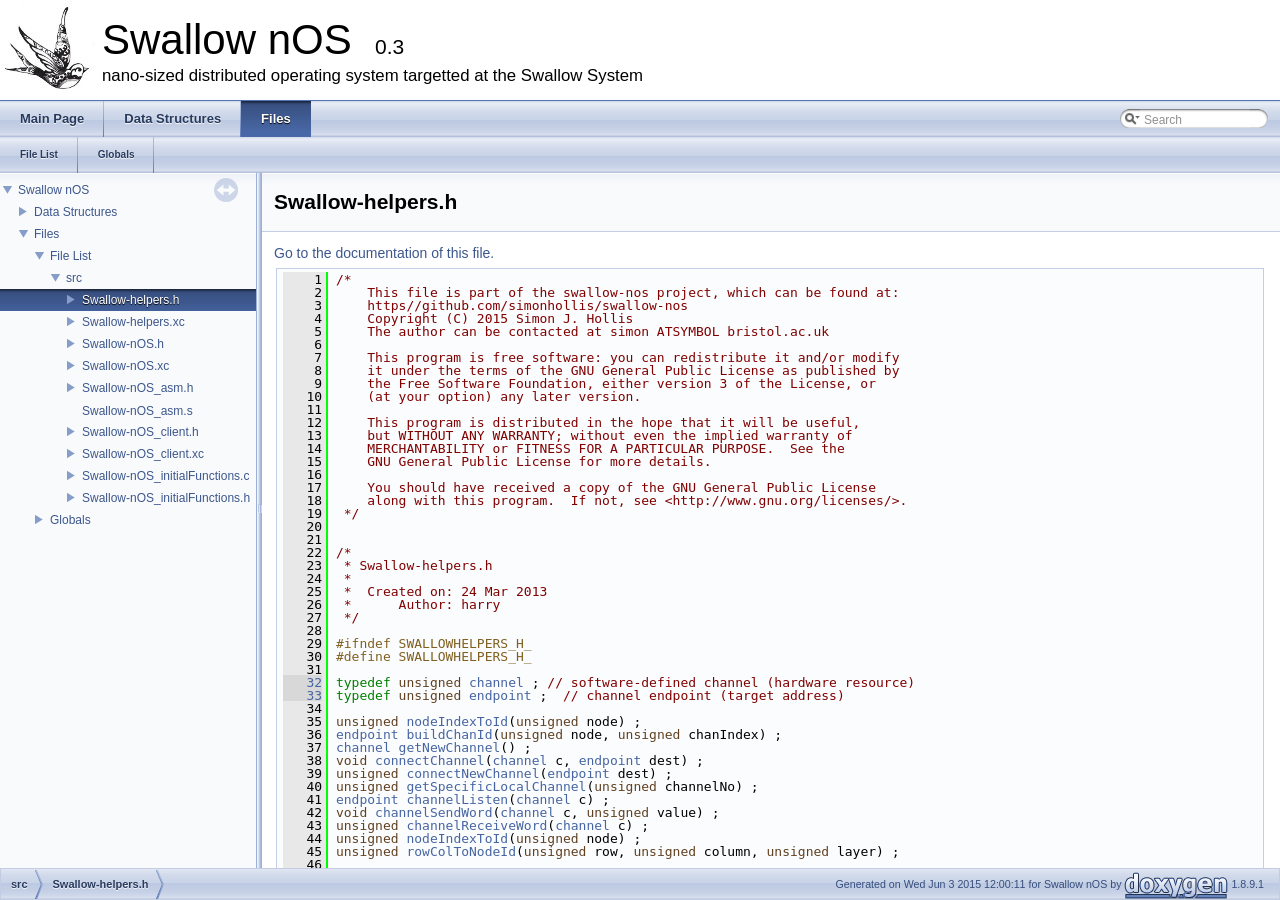
<file: doxygen-swallow-nos/html/_swallow-helpers_8h_source.html>
<!DOCTYPE html PUBLIC "-//W3C//DTD XHTML 1.0 Transitional//EN" "http://www.w3.org/TR/xhtml1/DTD/xhtml1-transitional.dtd">
<html xmlns="http://www.w3.org/1999/xhtml">
<head>
<meta http-equiv="Content-Type" content="text/xhtml;charset=UTF-8"/>
<meta http-equiv="X-UA-Compatible" content="IE=9"/>
<meta name="generator" content="Doxygen 1.8.9.1"/>
<title>Swallow nOS: C:/work/swallow-nos/src/Swallow-helpers.h Source File</title>
<link href="tabs.css" rel="stylesheet" type="text/css"/>
<script type="text/javascript" src="jquery.js"></script>
<script type="text/javascript" src="dynsections.js"></script>
<link href="navtree.css" rel="stylesheet" type="text/css"/>
<script type="text/javascript" src="resize.js"></script>
<script type="text/javascript" src="navtreedata.js"></script>
<script type="text/javascript" src="navtree.js"></script>
<script type="text/javascript">
  $(document).ready(initResizable);
  $(window).load(resizeHeight);
</script>
<link href="search/search.css" rel="stylesheet" type="text/css"/>
<script type="text/javascript" src="search/searchdata.js"></script>
<script type="text/javascript" src="search/search.js"></script>
<script type="text/javascript">
  $(document).ready(function() { init_search(); });
</script>
<link href="doxygen.css" rel="stylesheet" type="text/css" />
</head>
<body>
<div id="top"><!-- do not remove this div, it is closed by doxygen! -->
<div id="titlearea">
<table cellspacing="0" cellpadding="0">
 <tbody>
 <tr style="height: 56px;">
  <td id="projectlogo"><img alt="Logo" src="swallow-100px.jpg"/></td>
  <td style="padding-left: 0.5em;">
   <div id="projectname">Swallow nOS
   &#160;<span id="projectnumber">0.3</span>
   </div>
   <div id="projectbrief">nano-sized distributed operating system targetted at the Swallow System</div>
  </td>
 </tr>
 </tbody>
</table>
</div>
<!-- end header part -->
<!-- Generated by Doxygen 1.8.9.1 -->
<script type="text/javascript">
var searchBox = new SearchBox("searchBox", "search",false,'Search');
</script>
  <div id="navrow1" class="tabs">
    <ul class="tablist">
      <li><a href="index.html"><span>Main&#160;Page</span></a></li>
      <li><a href="annotated.html"><span>Data&#160;Structures</span></a></li>
      <li class="current"><a href="files.html"><span>Files</span></a></li>
      <li>
        <div id="MSearchBox" class="MSearchBoxInactive">
        <span class="left">
          <img id="MSearchSelect" src="search/mag_sel.png"
               onmouseover="return searchBox.OnSearchSelectShow()"
               onmouseout="return searchBox.OnSearchSelectHide()"
               alt=""/>
          <input type="text" id="MSearchField" value="Search" accesskey="S"
               onfocus="searchBox.OnSearchFieldFocus(true)" 
               onblur="searchBox.OnSearchFieldFocus(false)" 
               onkeyup="searchBox.OnSearchFieldChange(event)"/>
          </span><span class="right">
            <a id="MSearchClose" href="javascript:searchBox.CloseResultsWindow()"><img id="MSearchCloseImg" border="0" src="search/close.png" alt=""/></a>
          </span>
        </div>
      </li>
    </ul>
  </div>
  <div id="navrow2" class="tabs2">
    <ul class="tablist">
      <li><a href="files.html"><span>File&#160;List</span></a></li>
      <li><a href="globals.html"><span>Globals</span></a></li>
    </ul>
  </div>
</div><!-- top -->
<div id="side-nav" class="ui-resizable side-nav-resizable">
  <div id="nav-tree">
    <div id="nav-tree-contents">
      <div id="nav-sync" class="sync"></div>
    </div>
  </div>
  <div id="splitbar" style="-moz-user-select:none;" 
       class="ui-resizable-handle">
  </div>
</div>
<script type="text/javascript">
$(document).ready(function(){initNavTree('_swallow-helpers_8h_source.html','');});
</script>
<div id="doc-content">
<!-- window showing the filter options -->
<div id="MSearchSelectWindow"
     onmouseover="return searchBox.OnSearchSelectShow()"
     onmouseout="return searchBox.OnSearchSelectHide()"
     onkeydown="return searchBox.OnSearchSelectKey(event)">
</div>

<!-- iframe showing the search results (closed by default) -->
<div id="MSearchResultsWindow">
<iframe src="javascript:void(0)" frameborder="0" 
        name="MSearchResults" id="MSearchResults">
</iframe>
</div>

<div class="header">
  <div class="headertitle">
<div class="title">Swallow-helpers.h</div>  </div>
</div><!--header-->
<div class="contents">
<a href="_swallow-helpers_8h.html">Go to the documentation of this file.</a><div class="fragment"><div class="line"><a name="l00001"></a><span class="lineno">    1</span>&#160;<span class="comment">/*</span></div>
<div class="line"><a name="l00002"></a><span class="lineno">    2</span>&#160;<span class="comment">    This file is part of the swallow-nos project, which can be found at:</span></div>
<div class="line"><a name="l00003"></a><span class="lineno">    3</span>&#160;<span class="comment">    https//github.com/simonhollis/swallow-nos</span></div>
<div class="line"><a name="l00004"></a><span class="lineno">    4</span>&#160;<span class="comment">    Copyright (C) 2015 Simon J. Hollis</span></div>
<div class="line"><a name="l00005"></a><span class="lineno">    5</span>&#160;<span class="comment">    The author can be contacted at simon ATSYMBOL bristol.ac.uk</span></div>
<div class="line"><a name="l00006"></a><span class="lineno">    6</span>&#160;<span class="comment"></span></div>
<div class="line"><a name="l00007"></a><span class="lineno">    7</span>&#160;<span class="comment">    This program is free software: you can redistribute it and/or modify</span></div>
<div class="line"><a name="l00008"></a><span class="lineno">    8</span>&#160;<span class="comment">    it under the terms of the GNU General Public License as published by</span></div>
<div class="line"><a name="l00009"></a><span class="lineno">    9</span>&#160;<span class="comment">    the Free Software Foundation, either version 3 of the License, or</span></div>
<div class="line"><a name="l00010"></a><span class="lineno">   10</span>&#160;<span class="comment">    (at your option) any later version.</span></div>
<div class="line"><a name="l00011"></a><span class="lineno">   11</span>&#160;<span class="comment"></span></div>
<div class="line"><a name="l00012"></a><span class="lineno">   12</span>&#160;<span class="comment">    This program is distributed in the hope that it will be useful,</span></div>
<div class="line"><a name="l00013"></a><span class="lineno">   13</span>&#160;<span class="comment">    but WITHOUT ANY WARRANTY; without even the implied warranty of</span></div>
<div class="line"><a name="l00014"></a><span class="lineno">   14</span>&#160;<span class="comment">    MERCHANTABILITY or FITNESS FOR A PARTICULAR PURPOSE.  See the</span></div>
<div class="line"><a name="l00015"></a><span class="lineno">   15</span>&#160;<span class="comment">    GNU General Public License for more details.</span></div>
<div class="line"><a name="l00016"></a><span class="lineno">   16</span>&#160;<span class="comment"></span></div>
<div class="line"><a name="l00017"></a><span class="lineno">   17</span>&#160;<span class="comment">    You should have received a copy of the GNU General Public License</span></div>
<div class="line"><a name="l00018"></a><span class="lineno">   18</span>&#160;<span class="comment">    along with this program.  If not, see &lt;http://www.gnu.org/licenses/&gt;.</span></div>
<div class="line"><a name="l00019"></a><span class="lineno">   19</span>&#160;<span class="comment"> */</span></div>
<div class="line"><a name="l00020"></a><span class="lineno">   20</span>&#160;</div>
<div class="line"><a name="l00021"></a><span class="lineno">   21</span>&#160;</div>
<div class="line"><a name="l00022"></a><span class="lineno">   22</span>&#160;<span class="comment">/*</span></div>
<div class="line"><a name="l00023"></a><span class="lineno">   23</span>&#160;<span class="comment"> * Swallow-helpers.h</span></div>
<div class="line"><a name="l00024"></a><span class="lineno">   24</span>&#160;<span class="comment"> *</span></div>
<div class="line"><a name="l00025"></a><span class="lineno">   25</span>&#160;<span class="comment"> *  Created on: 24 Mar 2013</span></div>
<div class="line"><a name="l00026"></a><span class="lineno">   26</span>&#160;<span class="comment"> *      Author: harry</span></div>
<div class="line"><a name="l00027"></a><span class="lineno">   27</span>&#160;<span class="comment"> */</span></div>
<div class="line"><a name="l00028"></a><span class="lineno">   28</span>&#160;</div>
<div class="line"><a name="l00029"></a><span class="lineno">   29</span>&#160;<span class="preprocessor">#ifndef SWALLOWHELPERS_H_</span></div>
<div class="line"><a name="l00030"></a><span class="lineno">   30</span>&#160;<span class="preprocessor">#define SWALLOWHELPERS_H_</span></div>
<div class="line"><a name="l00031"></a><span class="lineno">   31</span>&#160;</div>
<div class="line"><a name="l00032"></a><span class="lineno"><a class="line" href="_swallow-helpers_8h.html#aa6ea79b51cb1a11714e12ddd689dd15c">   32</a></span>&#160;<span class="keyword">typedef</span> <span class="keywordtype">unsigned</span> <a class="code" href="_swallow-helpers_8h.html#aa6ea79b51cb1a11714e12ddd689dd15c">channel</a> ; <span class="comment">// software-defined channel (hardware resource)</span></div>
<div class="line"><a name="l00033"></a><span class="lineno"><a class="line" href="_swallow-helpers_8h.html#ab1358ba323e68c233f100abc11bdc7ea">   33</a></span>&#160;<span class="keyword">typedef</span> <span class="keywordtype">unsigned</span> <a class="code" href="_swallow-helpers_8h.html#ab1358ba323e68c233f100abc11bdc7ea">endpoint</a> ;  <span class="comment">// channel endpoint (target address)</span></div>
<div class="line"><a name="l00034"></a><span class="lineno">   34</span>&#160;</div>
<div class="line"><a name="l00035"></a><span class="lineno">   35</span>&#160;<span class="keywordtype">unsigned</span> <a class="code" href="_swallow-helpers_8h.html#a58f5683194e9d62e69b9d73ce1416055">nodeIndexToId</a>(<span class="keywordtype">unsigned</span> node) ;</div>
<div class="line"><a name="l00036"></a><span class="lineno">   36</span>&#160;<a class="code" href="_swallow-helpers_8h.html#ab1358ba323e68c233f100abc11bdc7ea">endpoint</a> <a class="code" href="_swallow-helpers_8h.html#a096630d81be63da93af11a77c35163e8">buildChanId</a>(<span class="keywordtype">unsigned</span> node, <span class="keywordtype">unsigned</span> chanIndex) ;</div>
<div class="line"><a name="l00037"></a><span class="lineno">   37</span>&#160;<a class="code" href="_swallow-helpers_8h.html#aa6ea79b51cb1a11714e12ddd689dd15c">channel</a> <a class="code" href="_swallow-helpers_8h.html#ae766ff2b68dabf370997e2005ce2dc4d">getNewChannel</a>() ;</div>
<div class="line"><a name="l00038"></a><span class="lineno">   38</span>&#160;<span class="keywordtype">void</span> <a class="code" href="_swallow-helpers_8h.html#a4fc6da8d25bce838539832b011089fb2">connectChannel</a>(<a class="code" href="_swallow-helpers_8h.html#aa6ea79b51cb1a11714e12ddd689dd15c">channel</a> c, <a class="code" href="_swallow-helpers_8h.html#ab1358ba323e68c233f100abc11bdc7ea">endpoint</a> dest) ;</div>
<div class="line"><a name="l00039"></a><span class="lineno">   39</span>&#160;<span class="keywordtype">unsigned</span> <a class="code" href="_swallow-helpers_8h.html#aeea118ae867cb65d59545753ddabe89e">connectNewChannel</a>(<a class="code" href="_swallow-helpers_8h.html#ab1358ba323e68c233f100abc11bdc7ea">endpoint</a> dest) ;</div>
<div class="line"><a name="l00040"></a><span class="lineno">   40</span>&#160;<span class="keywordtype">unsigned</span> <a class="code" href="_swallow-helpers_8h.html#ad40c30ba1915e96e0addb8cc251e30c4">getSpecificLocalChannel</a>(<span class="keywordtype">unsigned</span> channelNo) ;</div>
<div class="line"><a name="l00041"></a><span class="lineno">   41</span>&#160;<a class="code" href="_swallow-helpers_8h.html#ab1358ba323e68c233f100abc11bdc7ea">endpoint</a> <a class="code" href="_swallow-helpers_8h.html#a9e2783667dec0a1a6a2c657b3b46e1a2">channelListen</a>(<a class="code" href="_swallow-helpers_8h.html#aa6ea79b51cb1a11714e12ddd689dd15c">channel</a> c) ;</div>
<div class="line"><a name="l00042"></a><span class="lineno">   42</span>&#160;<span class="keywordtype">void</span> <a class="code" href="_swallow-helpers_8h.html#a722c9a50b1ba184815f3ca8de58c331f">channelSendWord</a>(<a class="code" href="_swallow-helpers_8h.html#aa6ea79b51cb1a11714e12ddd689dd15c">channel</a> c, <span class="keywordtype">unsigned</span> value) ;</div>
<div class="line"><a name="l00043"></a><span class="lineno">   43</span>&#160;<span class="keywordtype">unsigned</span> <a class="code" href="_swallow-helpers_8h.html#a7af156772a17978b0db4f1f209da7bdd">channelReceiveWord</a>(<a class="code" href="_swallow-helpers_8h.html#aa6ea79b51cb1a11714e12ddd689dd15c">channel</a> c) ;</div>
<div class="line"><a name="l00044"></a><span class="lineno">   44</span>&#160;<span class="keywordtype">unsigned</span> <a class="code" href="_swallow-helpers_8h.html#a58f5683194e9d62e69b9d73ce1416055">nodeIndexToId</a>(<span class="keywordtype">unsigned</span> node) ;</div>
<div class="line"><a name="l00045"></a><span class="lineno">   45</span>&#160;<span class="keywordtype">unsigned</span> <a class="code" href="_swallow-helpers_8h.html#aba1d74fda7711c040523169918cf186c">rowColToNodeId</a>(<span class="keywordtype">unsigned</span> row, <span class="keywordtype">unsigned</span> column, <span class="keywordtype">unsigned</span> layer) ;</div>
<div class="line"><a name="l00046"></a><span class="lineno">   46</span>&#160;</div>
<div class="line"><a name="l00047"></a><span class="lineno">   47</span>&#160;<span class="keywordtype">void</span> <a class="code" href="_swallow-helpers_8h.html#ab09ce1b802b3c3c3a13b80db7139191d">channelSendWords</a>(<a class="code" href="_swallow-helpers_8h.html#aa6ea79b51cb1a11714e12ddd689dd15c">channel</a> c, <span class="keywordtype">unsigned</span> &amp;length, <span class="keywordtype">unsigned</span> buffer[]) ;</div>
<div class="line"><a name="l00048"></a><span class="lineno">   48</span>&#160;<span class="keywordtype">void</span> <a class="code" href="_swallow-helpers_8h.html#a7b41998c9b6ff64733cf388aab7f21b1">channelReceiveWords</a>(<a class="code" href="_swallow-helpers_8h.html#aa6ea79b51cb1a11714e12ddd689dd15c">channel</a> c, <span class="keywordtype">unsigned</span> &amp;length, <span class="keywordtype">unsigned</span> buffer[]) ;</div>
<div class="line"><a name="l00049"></a><span class="lineno">   49</span>&#160;</div>
<div class="line"><a name="l00050"></a><span class="lineno">   50</span>&#160;<span class="preprocessor">#ifdef __XC__</span></div>
<div class="line"><a name="l00051"></a><span class="lineno">   51</span>&#160;</div>
<div class="line"><a name="l00052"></a><span class="lineno">   52</span>&#160;<span class="keywordtype">void</span> <a class="code" href="_swallow-helpers_8h.html#a0802ca85c9b6028a240888f1240189bb">connectChanend</a>(chanend c, <a class="code" href="_swallow-helpers_8h.html#ab1358ba323e68c233f100abc11bdc7ea">endpoint</a> dest) ;</div>
<div class="line"><a name="l00053"></a><span class="lineno">   53</span>&#160;</div>
<div class="line"><a name="l00054"></a><span class="lineno">   54</span>&#160;<span class="keywordtype">void</span> <a class="code" href="_swallow-helpers_8h.html#a56d8d0cdb17711aaf5c731be0b649e12">freeChanend_sjh</a>(chanend c) ;</div>
<div class="line"><a name="l00055"></a><span class="lineno">   55</span>&#160;<a class="code" href="_swallow-helpers_8h.html#ab1358ba323e68c233f100abc11bdc7ea">endpoint</a> <a class="code" href="_swallow-helpers_8h.html#aaa5c571b3aa5a11f655428214842d032">chanendListen</a>(chanend c) ;</div>
<div class="line"><a name="l00056"></a><span class="lineno">   56</span>&#160;</div>
<div class="line"><a name="l00057"></a><span class="lineno">   57</span>&#160;<span class="comment">// wrapper functions for sending and receiving data streams using transactionServer and transactionClient</span></div>
<div class="line"><a name="l00058"></a><span class="lineno">   58</span>&#160;<span class="keywordtype">void</span> <a class="code" href="_swallow-helpers_8h.html#a5d52126053c641a753735b5461df9059">coreSendWords</a>(streaming chanend output, <span class="keywordtype">unsigned</span> data[], <span class="keywordtype">unsigned</span> length) ;</div>
<div class="line"><a name="l00059"></a><span class="lineno">   59</span>&#160;<span class="keywordtype">unsigned</span> <a class="code" href="_swallow-helpers_8h.html#a5a8bbe6d0555db4fdc66f62f95172ae9">coreReceiveWords</a>(streaming chanend input, <span class="keywordtype">unsigned</span> data_buffer[]) ;</div>
<div class="line"><a name="l00060"></a><span class="lineno">   60</span>&#160;<span class="keywordtype">void</span> <a class="code" href="_swallow-helpers_8h.html#acc59b0df58083b2fff81ba5b613af1fd">coreSendBytes</a>(streaming chanend output, <span class="keywordtype">char</span> data[], <span class="keywordtype">unsigned</span> data_length) ;</div>
<div class="line"><a name="l00061"></a><span class="lineno">   61</span>&#160;</div>
<div class="line"><a name="l00062"></a><span class="lineno">   62</span>&#160;<span class="keywordtype">void</span> <a class="code" href="_swallow-helpers_8xc.html#a7821533e38b1011d9ce4ba11bb458136">freeChannel</a>(<a class="code" href="_swallow-helpers_8h.html#aa6ea79b51cb1a11714e12ddd689dd15c">channel</a> c) ;</div>
<div class="line"><a name="l00063"></a><span class="lineno">   63</span>&#160;<span class="keywordtype">void</span> <a class="code" href="_swallow-helpers_8xc.html#a1c66ffa18e1dfc18667ee4aedfc32b25">printSendWords</a>(<a class="code" href="_swallow-helpers_8h.html#aa6ea79b51cb1a11714e12ddd689dd15c">channel</a> c, <a class="code" href="_swallow-helpers_8h.html#aa6ea79b51cb1a11714e12ddd689dd15c">channel</a> dest, <span class="keywordtype">unsigned</span> &amp;length, <span class="keywordtype">unsigned</span> buffer[]) ;</div>
<div class="line"><a name="l00064"></a><span class="lineno">   64</span>&#160;<span class="keywordtype">void</span> <a class="code" href="_swallow-helpers_8xc.html#ad2bd3e35e98c361a123802d89f23292d">printReceiveWords</a>(<a class="code" href="_swallow-helpers_8h.html#aa6ea79b51cb1a11714e12ddd689dd15c">channel</a> c, <span class="keywordtype">unsigned</span> &amp;length, <span class="keywordtype">unsigned</span> buffer[]) ;</div>
<div class="line"><a name="l00065"></a><span class="lineno">   65</span>&#160;</div>
<div class="line"><a name="l00066"></a><span class="lineno">   66</span>&#160;<span class="comment">// debug print routines</span></div>
<div class="line"><a name="l00067"></a><span class="lineno">   67</span>&#160;<span class="keywordtype">void</span> <a class="code" href="_swallow-helpers_8h.html#a58fe1935cb54923b0dab67c397371489">SwPrintUnsigned</a>(streaming chanend output, <span class="keywordtype">unsigned</span> value) ;</div>
<div class="line"><a name="l00068"></a><span class="lineno">   68</span>&#160;<span class="keywordtype">void</span> <a class="code" href="_swallow-helpers_8h.html#a75059f09d272a119461afa4ac7218e43">SwPrintString</a>(streaming chanend output,  <span class="keyword">const</span> <span class="keywordtype">char</span> <span class="keywordtype">string</span>[]) ;</div>
<div class="line"><a name="l00069"></a><span class="lineno">   69</span>&#160;</div>
<div class="line"><a name="l00070"></a><span class="lineno">   70</span>&#160;</div>
<div class="line"><a name="l00071"></a><span class="lineno">   71</span>&#160;<span class="preprocessor">#else</span></div>
<div class="line"><a name="l00072"></a><span class="lineno">   72</span>&#160;<span class="keywordtype">void</span> <a class="code" href="_swallow-helpers_8h.html#a0802ca85c9b6028a240888f1240189bb">connectChanend</a>(<span class="keywordtype">unsigned</span> c, <a class="code" href="_swallow-helpers_8h.html#ab1358ba323e68c233f100abc11bdc7ea">endpoint</a> dest) ;</div>
<div class="line"><a name="l00073"></a><span class="lineno">   73</span>&#160;<span class="keywordtype">void</span> <a class="code" href="_swallow-helpers_8h.html#a56d8d0cdb17711aaf5c731be0b649e12">freeChanend_sjh</a>(<span class="keywordtype">unsigned</span> c) ;</div>
<div class="line"><a name="l00074"></a><span class="lineno">   74</span>&#160;<a class="code" href="_swallow-helpers_8h.html#ab1358ba323e68c233f100abc11bdc7ea">endpoint</a> <a class="code" href="_swallow-helpers_8h.html#aaa5c571b3aa5a11f655428214842d032">chanendListen</a>(<span class="keywordtype">unsigned</span> c) ;</div>
<div class="line"><a name="l00075"></a><span class="lineno">   75</span>&#160;</div>
<div class="line"><a name="l00076"></a><span class="lineno">   76</span>&#160;<span class="comment">// wrapper functions for sending and receiving data streams using transactionServer and transactionClient</span></div>
<div class="line"><a name="l00077"></a><span class="lineno">   77</span>&#160;<span class="keywordtype">void</span> <a class="code" href="_swallow-helpers_8h.html#a5d52126053c641a753735b5461df9059">coreSendWords</a>(<span class="keywordtype">unsigned</span> output, <span class="keywordtype">unsigned</span> data[], <span class="keywordtype">unsigned</span> length) ;</div>
<div class="line"><a name="l00078"></a><span class="lineno">   78</span>&#160;<span class="keywordtype">unsigned</span> <a class="code" href="_swallow-helpers_8h.html#a5a8bbe6d0555db4fdc66f62f95172ae9">coreReceiveWords</a>(<span class="keywordtype">unsigned</span> input, <span class="keywordtype">unsigned</span> data_buffer[]) ;</div>
<div class="line"><a name="l00079"></a><span class="lineno">   79</span>&#160;<span class="keywordtype">void</span> <a class="code" href="_swallow-helpers_8h.html#acc59b0df58083b2fff81ba5b613af1fd">coreSendBytes</a>(<span class="keywordtype">unsigned</span> output, <span class="keywordtype">char</span> data[], <span class="keywordtype">unsigned</span> data_length) ;</div>
<div class="line"><a name="l00080"></a><span class="lineno">   80</span>&#160;</div>
<div class="line"><a name="l00081"></a><span class="lineno">   81</span>&#160;<span class="comment">// debug print routines</span></div>
<div class="line"><a name="l00082"></a><span class="lineno">   82</span>&#160;<span class="keywordtype">void</span> <a class="code" href="_swallow-helpers_8h.html#a58fe1935cb54923b0dab67c397371489">SwPrintUnsigned</a>(<span class="keywordtype">unsigned</span> output, <span class="keywordtype">unsigned</span> value) ;</div>
<div class="line"><a name="l00083"></a><span class="lineno">   83</span>&#160;<span class="keywordtype">void</span> <a class="code" href="_swallow-helpers_8h.html#a75059f09d272a119461afa4ac7218e43">SwPrintString</a>(<span class="keywordtype">unsigned</span> output,  <span class="keyword">const</span> <span class="keywordtype">char</span> <span class="keywordtype">string</span>[]) ;</div>
<div class="line"><a name="l00084"></a><span class="lineno">   84</span>&#160;</div>
<div class="line"><a name="l00085"></a><span class="lineno">   85</span>&#160;<span class="preprocessor">#endif</span></div>
<div class="line"><a name="l00086"></a><span class="lineno">   86</span>&#160;</div>
<div class="line"><a name="l00087"></a><span class="lineno">   87</span>&#160;</div>
<div class="line"><a name="l00088"></a><span class="lineno">   88</span>&#160;<span class="preprocessor">#endif </span><span class="comment">/* SWALLOWHELPERS_H_ */</span><span class="preprocessor"></span></div>
<div class="ttc" id="_swallow-helpers_8h_html_a56d8d0cdb17711aaf5c731be0b649e12"><div class="ttname"><a href="_swallow-helpers_8h.html#a56d8d0cdb17711aaf5c731be0b649e12">freeChanend_sjh</a></div><div class="ttdeci">void freeChanend_sjh(unsigned c)</div></div>
<div class="ttc" id="_swallow-helpers_8xc_html_a1c66ffa18e1dfc18667ee4aedfc32b25"><div class="ttname"><a href="_swallow-helpers_8xc.html#a1c66ffa18e1dfc18667ee4aedfc32b25">printSendWords</a></div><div class="ttdeci">void printSendWords(channel c, channel dest, unsigned &amp;length, unsigned buffer[])</div><div class="ttdef"><b>Definition:</b> Swallow-helpers.xc:222</div></div>
<div class="ttc" id="_swallow-helpers_8h_html_a58f5683194e9d62e69b9d73ce1416055"><div class="ttname"><a href="_swallow-helpers_8h.html#a58f5683194e9d62e69b9d73ce1416055">nodeIndexToId</a></div><div class="ttdeci">unsigned nodeIndexToId(unsigned node)</div><div class="ttdef"><b>Definition:</b> Swallow-helpers.xc:59</div></div>
<div class="ttc" id="_swallow-helpers_8h_html_a9e2783667dec0a1a6a2c657b3b46e1a2"><div class="ttname"><a href="_swallow-helpers_8h.html#a9e2783667dec0a1a6a2c657b3b46e1a2">channelListen</a></div><div class="ttdeci">endpoint channelListen(channel c)</div><div class="ttdef"><b>Definition:</b> Swallow-helpers.xc:139</div></div>
<div class="ttc" id="_swallow-helpers_8h_html_a58fe1935cb54923b0dab67c397371489"><div class="ttname"><a href="_swallow-helpers_8h.html#a58fe1935cb54923b0dab67c397371489">SwPrintUnsigned</a></div><div class="ttdeci">void SwPrintUnsigned(unsigned output, unsigned value)</div></div>
<div class="ttc" id="_swallow-helpers_8h_html_aa6ea79b51cb1a11714e12ddd689dd15c"><div class="ttname"><a href="_swallow-helpers_8h.html#aa6ea79b51cb1a11714e12ddd689dd15c">channel</a></div><div class="ttdeci">unsigned channel</div><div class="ttdef"><b>Definition:</b> Swallow-helpers.h:32</div></div>
<div class="ttc" id="_swallow-helpers_8h_html_ad40c30ba1915e96e0addb8cc251e30c4"><div class="ttname"><a href="_swallow-helpers_8h.html#ad40c30ba1915e96e0addb8cc251e30c4">getSpecificLocalChannel</a></div><div class="ttdeci">unsigned getSpecificLocalChannel(unsigned channelNo)</div><div class="ttdef"><b>Definition:</b> Swallow-helpers.xc:242</div></div>
<div class="ttc" id="_swallow-helpers_8h_html_a7b41998c9b6ff64733cf388aab7f21b1"><div class="ttname"><a href="_swallow-helpers_8h.html#a7b41998c9b6ff64733cf388aab7f21b1">channelReceiveWords</a></div><div class="ttdeci">void channelReceiveWords(channel c, unsigned &amp;length, unsigned buffer[])</div><div class="ttdef"><b>Definition:</b> Swallow-helpers.xc:173</div></div>
<div class="ttc" id="_swallow-helpers_8h_html_acc59b0df58083b2fff81ba5b613af1fd"><div class="ttname"><a href="_swallow-helpers_8h.html#acc59b0df58083b2fff81ba5b613af1fd">coreSendBytes</a></div><div class="ttdeci">void coreSendBytes(unsigned output, char data[], unsigned data_length)</div></div>
<div class="ttc" id="_swallow-helpers_8h_html_aba1d74fda7711c040523169918cf186c"><div class="ttname"><a href="_swallow-helpers_8h.html#aba1d74fda7711c040523169918cf186c">rowColToNodeId</a></div><div class="ttdeci">unsigned rowColToNodeId(unsigned row, unsigned column, unsigned layer)</div><div class="ttdef"><b>Definition:</b> Swallow-helpers.xc:45</div></div>
<div class="ttc" id="_swallow-helpers_8xc_html_a7821533e38b1011d9ce4ba11bb458136"><div class="ttname"><a href="_swallow-helpers_8xc.html#a7821533e38b1011d9ce4ba11bb458136">freeChannel</a></div><div class="ttdeci">void freeChannel(channel c)</div><div class="ttdef"><b>Definition:</b> Swallow-helpers.xc:121</div></div>
<div class="ttc" id="_swallow-helpers_8h_html_a5a8bbe6d0555db4fdc66f62f95172ae9"><div class="ttname"><a href="_swallow-helpers_8h.html#a5a8bbe6d0555db4fdc66f62f95172ae9">coreReceiveWords</a></div><div class="ttdeci">unsigned coreReceiveWords(unsigned input, unsigned data_buffer[])</div></div>
<div class="ttc" id="_swallow-helpers_8h_html_aeea118ae867cb65d59545753ddabe89e"><div class="ttname"><a href="_swallow-helpers_8h.html#aeea118ae867cb65d59545753ddabe89e">connectNewChannel</a></div><div class="ttdeci">unsigned connectNewChannel(endpoint dest)</div></div>
<div class="ttc" id="_swallow-helpers_8h_html_aaa5c571b3aa5a11f655428214842d032"><div class="ttname"><a href="_swallow-helpers_8h.html#aaa5c571b3aa5a11f655428214842d032">chanendListen</a></div><div class="ttdeci">endpoint chanendListen(unsigned c)</div></div>
<div class="ttc" id="_swallow-helpers_8h_html_ae766ff2b68dabf370997e2005ce2dc4d"><div class="ttname"><a href="_swallow-helpers_8h.html#ae766ff2b68dabf370997e2005ce2dc4d">getNewChannel</a></div><div class="ttdeci">channel getNewChannel()</div><div class="ttdef"><b>Definition:</b> Swallow-helpers.xc:76</div></div>
<div class="ttc" id="_swallow-helpers_8h_html_ab1358ba323e68c233f100abc11bdc7ea"><div class="ttname"><a href="_swallow-helpers_8h.html#ab1358ba323e68c233f100abc11bdc7ea">endpoint</a></div><div class="ttdeci">unsigned endpoint</div><div class="ttdef"><b>Definition:</b> Swallow-helpers.h:33</div></div>
<div class="ttc" id="_swallow-helpers_8h_html_ab09ce1b802b3c3c3a13b80db7139191d"><div class="ttname"><a href="_swallow-helpers_8h.html#ab09ce1b802b3c3c3a13b80db7139191d">channelSendWords</a></div><div class="ttdeci">void channelSendWords(channel c, unsigned &amp;length, unsigned buffer[])</div><div class="ttdef"><b>Definition:</b> Swallow-helpers.xc:189</div></div>
<div class="ttc" id="_swallow-helpers_8h_html_a096630d81be63da93af11a77c35163e8"><div class="ttname"><a href="_swallow-helpers_8h.html#a096630d81be63da93af11a77c35163e8">buildChanId</a></div><div class="ttdeci">endpoint buildChanId(unsigned node, unsigned chanIndex)</div><div class="ttdef"><b>Definition:</b> Swallow-helpers.xc:66</div></div>
<div class="ttc" id="_swallow-helpers_8h_html_a722c9a50b1ba184815f3ca8de58c331f"><div class="ttname"><a href="_swallow-helpers_8h.html#a722c9a50b1ba184815f3ca8de58c331f">channelSendWord</a></div><div class="ttdeci">void channelSendWord(channel c, unsigned value)</div><div class="ttdef"><b>Definition:</b> Swallow-helpers.xc:150</div></div>
<div class="ttc" id="_swallow-helpers_8xc_html_ad2bd3e35e98c361a123802d89f23292d"><div class="ttname"><a href="_swallow-helpers_8xc.html#ad2bd3e35e98c361a123802d89f23292d">printReceiveWords</a></div><div class="ttdeci">void printReceiveWords(channel c, unsigned &amp;length, unsigned buffer[])</div><div class="ttdef"><b>Definition:</b> Swallow-helpers.xc:203</div></div>
<div class="ttc" id="_swallow-helpers_8h_html_a5d52126053c641a753735b5461df9059"><div class="ttname"><a href="_swallow-helpers_8h.html#a5d52126053c641a753735b5461df9059">coreSendWords</a></div><div class="ttdeci">void coreSendWords(unsigned output, unsigned data[], unsigned length)</div></div>
<div class="ttc" id="_swallow-helpers_8h_html_a0802ca85c9b6028a240888f1240189bb"><div class="ttname"><a href="_swallow-helpers_8h.html#a0802ca85c9b6028a240888f1240189bb">connectChanend</a></div><div class="ttdeci">void connectChanend(unsigned c, endpoint dest)</div></div>
<div class="ttc" id="_swallow-helpers_8h_html_a4fc6da8d25bce838539832b011089fb2"><div class="ttname"><a href="_swallow-helpers_8h.html#a4fc6da8d25bce838539832b011089fb2">connectChannel</a></div><div class="ttdeci">void connectChannel(channel c, endpoint dest)</div><div class="ttdef"><b>Definition:</b> Swallow-helpers.xc:95</div></div>
<div class="ttc" id="_swallow-helpers_8h_html_a7af156772a17978b0db4f1f209da7bdd"><div class="ttname"><a href="_swallow-helpers_8h.html#a7af156772a17978b0db4f1f209da7bdd">channelReceiveWord</a></div><div class="ttdeci">unsigned channelReceiveWord(channel c)</div><div class="ttdef"><b>Definition:</b> Swallow-helpers.xc:160</div></div>
<div class="ttc" id="_swallow-helpers_8h_html_a75059f09d272a119461afa4ac7218e43"><div class="ttname"><a href="_swallow-helpers_8h.html#a75059f09d272a119461afa4ac7218e43">SwPrintString</a></div><div class="ttdeci">void SwPrintString(unsigned output, const char string[])</div></div>
</div><!-- fragment --></div><!-- contents -->
</div><!-- doc-content -->
<!-- start footer part -->
<div id="nav-path" class="navpath"><!-- id is needed for treeview function! -->
  <ul>
    <li class="navelem"><a class="el" href="dir_68267d1309a1af8e8297ef4c3efbcdba.html">src</a></li><li class="navelem"><a class="el" href="_swallow-helpers_8h.html">Swallow-helpers.h</a></li>
    <li class="footer">Generated on Wed Jun 3 2015 12:00:11 for Swallow nOS by
    <a href="http://www.doxygen.org/index.html">
    <img class="footer" src="doxygen.png" alt="doxygen"/></a> 1.8.9.1 </li>
  </ul>
</div>
</body>
</html>
</file>
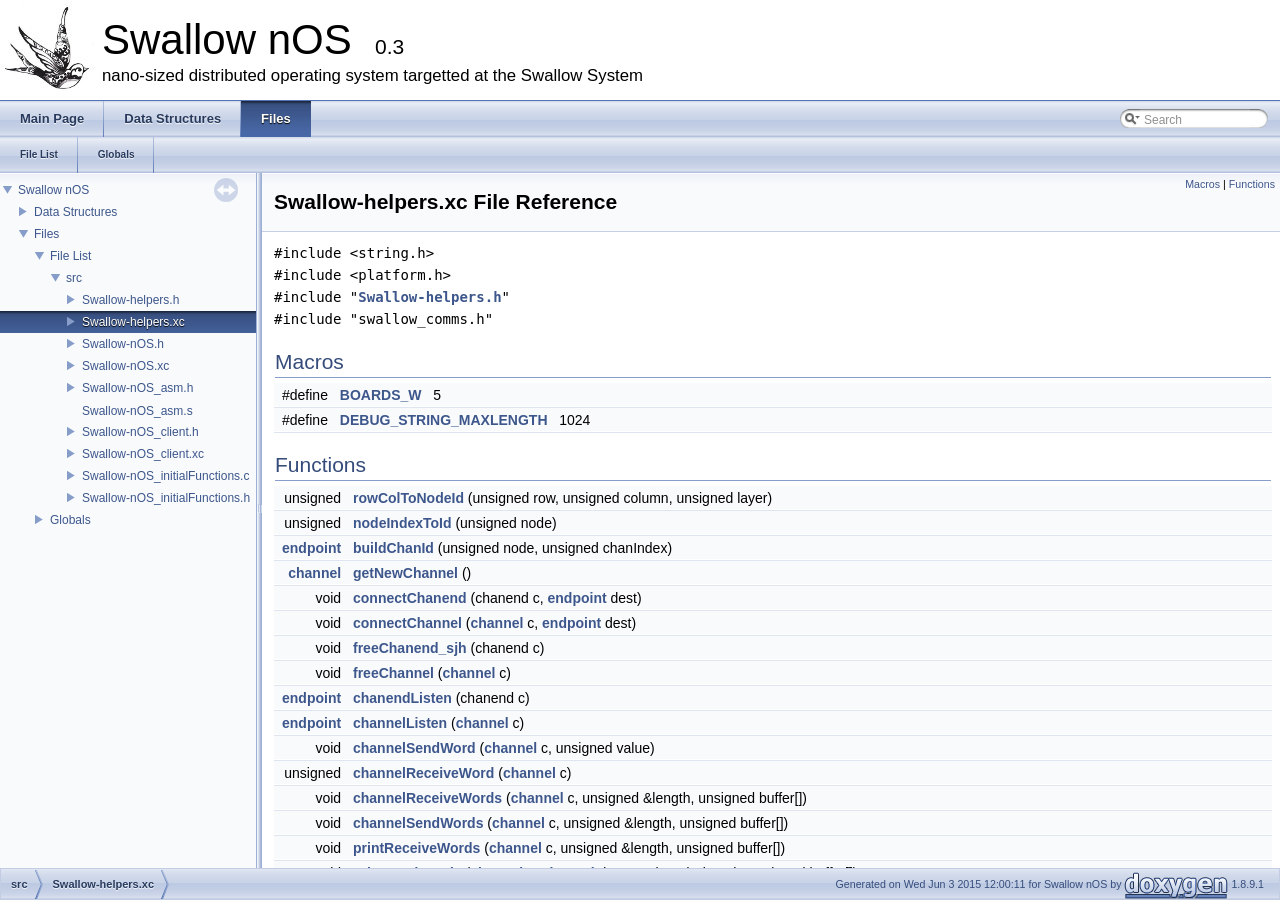
<file: doxygen-swallow-nos/html/_swallow-helpers_8xc.html>
<!DOCTYPE html PUBLIC "-//W3C//DTD XHTML 1.0 Transitional//EN" "http://www.w3.org/TR/xhtml1/DTD/xhtml1-transitional.dtd">
<html xmlns="http://www.w3.org/1999/xhtml">
<head>
<meta http-equiv="Content-Type" content="text/xhtml;charset=UTF-8"/>
<meta http-equiv="X-UA-Compatible" content="IE=9"/>
<meta name="generator" content="Doxygen 1.8.9.1"/>
<title>Swallow nOS: C:/work/swallow-nos/src/Swallow-helpers.xc File Reference</title>
<link href="tabs.css" rel="stylesheet" type="text/css"/>
<script type="text/javascript" src="jquery.js"></script>
<script type="text/javascript" src="dynsections.js"></script>
<link href="navtree.css" rel="stylesheet" type="text/css"/>
<script type="text/javascript" src="resize.js"></script>
<script type="text/javascript" src="navtreedata.js"></script>
<script type="text/javascript" src="navtree.js"></script>
<script type="text/javascript">
  $(document).ready(initResizable);
  $(window).load(resizeHeight);
</script>
<link href="search/search.css" rel="stylesheet" type="text/css"/>
<script type="text/javascript" src="search/searchdata.js"></script>
<script type="text/javascript" src="search/search.js"></script>
<script type="text/javascript">
  $(document).ready(function() { init_search(); });
</script>
<link href="doxygen.css" rel="stylesheet" type="text/css" />
</head>
<body>
<div id="top"><!-- do not remove this div, it is closed by doxygen! -->
<div id="titlearea">
<table cellspacing="0" cellpadding="0">
 <tbody>
 <tr style="height: 56px;">
  <td id="projectlogo"><img alt="Logo" src="swallow-100px.jpg"/></td>
  <td style="padding-left: 0.5em;">
   <div id="projectname">Swallow nOS
   &#160;<span id="projectnumber">0.3</span>
   </div>
   <div id="projectbrief">nano-sized distributed operating system targetted at the Swallow System</div>
  </td>
 </tr>
 </tbody>
</table>
</div>
<!-- end header part -->
<!-- Generated by Doxygen 1.8.9.1 -->
<script type="text/javascript">
var searchBox = new SearchBox("searchBox", "search",false,'Search');
</script>
  <div id="navrow1" class="tabs">
    <ul class="tablist">
      <li><a href="index.html"><span>Main&#160;Page</span></a></li>
      <li><a href="annotated.html"><span>Data&#160;Structures</span></a></li>
      <li class="current"><a href="files.html"><span>Files</span></a></li>
      <li>
        <div id="MSearchBox" class="MSearchBoxInactive">
        <span class="left">
          <img id="MSearchSelect" src="search/mag_sel.png"
               onmouseover="return searchBox.OnSearchSelectShow()"
               onmouseout="return searchBox.OnSearchSelectHide()"
               alt=""/>
          <input type="text" id="MSearchField" value="Search" accesskey="S"
               onfocus="searchBox.OnSearchFieldFocus(true)" 
               onblur="searchBox.OnSearchFieldFocus(false)" 
               onkeyup="searchBox.OnSearchFieldChange(event)"/>
          </span><span class="right">
            <a id="MSearchClose" href="javascript:searchBox.CloseResultsWindow()"><img id="MSearchCloseImg" border="0" src="search/close.png" alt=""/></a>
          </span>
        </div>
      </li>
    </ul>
  </div>
  <div id="navrow2" class="tabs2">
    <ul class="tablist">
      <li><a href="files.html"><span>File&#160;List</span></a></li>
      <li><a href="globals.html"><span>Globals</span></a></li>
    </ul>
  </div>
</div><!-- top -->
<div id="side-nav" class="ui-resizable side-nav-resizable">
  <div id="nav-tree">
    <div id="nav-tree-contents">
      <div id="nav-sync" class="sync"></div>
    </div>
  </div>
  <div id="splitbar" style="-moz-user-select:none;" 
       class="ui-resizable-handle">
  </div>
</div>
<script type="text/javascript">
$(document).ready(function(){initNavTree('_swallow-helpers_8xc.html','');});
</script>
<div id="doc-content">
<!-- window showing the filter options -->
<div id="MSearchSelectWindow"
     onmouseover="return searchBox.OnSearchSelectShow()"
     onmouseout="return searchBox.OnSearchSelectHide()"
     onkeydown="return searchBox.OnSearchSelectKey(event)">
</div>

<!-- iframe showing the search results (closed by default) -->
<div id="MSearchResultsWindow">
<iframe src="javascript:void(0)" frameborder="0" 
        name="MSearchResults" id="MSearchResults">
</iframe>
</div>

<div class="header">
  <div class="summary">
<a href="#define-members">Macros</a> &#124;
<a href="#func-members">Functions</a>  </div>
  <div class="headertitle">
<div class="title">Swallow-helpers.xc File Reference</div>  </div>
</div><!--header-->
<div class="contents">
<div class="textblock"><code>#include &lt;string.h&gt;</code><br />
<code>#include &lt;platform.h&gt;</code><br />
<code>#include &quot;<a class="el" href="_swallow-helpers_8h_source.html">Swallow-helpers.h</a>&quot;</code><br />
<code>#include &quot;swallow_comms.h&quot;</code><br />
</div><table class="memberdecls">
<tr class="heading"><td colspan="2"><h2 class="groupheader"><a name="define-members"></a>
Macros</h2></td></tr>
<tr class="memitem:af6442d33deb8d3d0dcb8ee5c37f65a17"><td class="memItemLeft" align="right" valign="top">#define&#160;</td><td class="memItemRight" valign="bottom"><a class="el" href="_swallow-helpers_8xc.html#af6442d33deb8d3d0dcb8ee5c37f65a17">BOARDS_W</a>&#160;&#160;&#160;5</td></tr>
<tr class="separator:af6442d33deb8d3d0dcb8ee5c37f65a17"><td class="memSeparator" colspan="2">&#160;</td></tr>
<tr class="memitem:aef2d817325c72b838c4f25e92bdc8134"><td class="memItemLeft" align="right" valign="top">#define&#160;</td><td class="memItemRight" valign="bottom"><a class="el" href="_swallow-helpers_8xc.html#aef2d817325c72b838c4f25e92bdc8134">DEBUG_STRING_MAXLENGTH</a>&#160;&#160;&#160;1024</td></tr>
<tr class="separator:aef2d817325c72b838c4f25e92bdc8134"><td class="memSeparator" colspan="2">&#160;</td></tr>
</table><table class="memberdecls">
<tr class="heading"><td colspan="2"><h2 class="groupheader"><a name="func-members"></a>
Functions</h2></td></tr>
<tr class="memitem:aba1d74fda7711c040523169918cf186c"><td class="memItemLeft" align="right" valign="top">unsigned&#160;</td><td class="memItemRight" valign="bottom"><a class="el" href="_swallow-helpers_8xc.html#aba1d74fda7711c040523169918cf186c">rowColToNodeId</a> (unsigned row, unsigned column, unsigned layer)</td></tr>
<tr class="separator:aba1d74fda7711c040523169918cf186c"><td class="memSeparator" colspan="2">&#160;</td></tr>
<tr class="memitem:a58f5683194e9d62e69b9d73ce1416055"><td class="memItemLeft" align="right" valign="top">unsigned&#160;</td><td class="memItemRight" valign="bottom"><a class="el" href="_swallow-helpers_8xc.html#a58f5683194e9d62e69b9d73ce1416055">nodeIndexToId</a> (unsigned node)</td></tr>
<tr class="separator:a58f5683194e9d62e69b9d73ce1416055"><td class="memSeparator" colspan="2">&#160;</td></tr>
<tr class="memitem:a096630d81be63da93af11a77c35163e8"><td class="memItemLeft" align="right" valign="top"><a class="el" href="_swallow-helpers_8h.html#ab1358ba323e68c233f100abc11bdc7ea">endpoint</a>&#160;</td><td class="memItemRight" valign="bottom"><a class="el" href="_swallow-helpers_8xc.html#a096630d81be63da93af11a77c35163e8">buildChanId</a> (unsigned node, unsigned chanIndex)</td></tr>
<tr class="separator:a096630d81be63da93af11a77c35163e8"><td class="memSeparator" colspan="2">&#160;</td></tr>
<tr class="memitem:ae766ff2b68dabf370997e2005ce2dc4d"><td class="memItemLeft" align="right" valign="top"><a class="el" href="_swallow-helpers_8h.html#aa6ea79b51cb1a11714e12ddd689dd15c">channel</a>&#160;</td><td class="memItemRight" valign="bottom"><a class="el" href="_swallow-helpers_8xc.html#ae766ff2b68dabf370997e2005ce2dc4d">getNewChannel</a> ()</td></tr>
<tr class="separator:ae766ff2b68dabf370997e2005ce2dc4d"><td class="memSeparator" colspan="2">&#160;</td></tr>
<tr class="memitem:acea152b967b1954ceec7cc18acaec48d"><td class="memItemLeft" align="right" valign="top">void&#160;</td><td class="memItemRight" valign="bottom"><a class="el" href="_swallow-helpers_8xc.html#acea152b967b1954ceec7cc18acaec48d">connectChanend</a> (chanend c, <a class="el" href="_swallow-helpers_8h.html#ab1358ba323e68c233f100abc11bdc7ea">endpoint</a> dest)</td></tr>
<tr class="separator:acea152b967b1954ceec7cc18acaec48d"><td class="memSeparator" colspan="2">&#160;</td></tr>
<tr class="memitem:a4fc6da8d25bce838539832b011089fb2"><td class="memItemLeft" align="right" valign="top">void&#160;</td><td class="memItemRight" valign="bottom"><a class="el" href="_swallow-helpers_8xc.html#a4fc6da8d25bce838539832b011089fb2">connectChannel</a> (<a class="el" href="_swallow-helpers_8h.html#aa6ea79b51cb1a11714e12ddd689dd15c">channel</a> c, <a class="el" href="_swallow-helpers_8h.html#ab1358ba323e68c233f100abc11bdc7ea">endpoint</a> dest)</td></tr>
<tr class="separator:a4fc6da8d25bce838539832b011089fb2"><td class="memSeparator" colspan="2">&#160;</td></tr>
<tr class="memitem:acb55a62300229638e574bc20c8d8d245"><td class="memItemLeft" align="right" valign="top">void&#160;</td><td class="memItemRight" valign="bottom"><a class="el" href="_swallow-helpers_8xc.html#acb55a62300229638e574bc20c8d8d245">freeChanend_sjh</a> (chanend c)</td></tr>
<tr class="separator:acb55a62300229638e574bc20c8d8d245"><td class="memSeparator" colspan="2">&#160;</td></tr>
<tr class="memitem:a7821533e38b1011d9ce4ba11bb458136"><td class="memItemLeft" align="right" valign="top">void&#160;</td><td class="memItemRight" valign="bottom"><a class="el" href="_swallow-helpers_8xc.html#a7821533e38b1011d9ce4ba11bb458136">freeChannel</a> (<a class="el" href="_swallow-helpers_8h.html#aa6ea79b51cb1a11714e12ddd689dd15c">channel</a> c)</td></tr>
<tr class="separator:a7821533e38b1011d9ce4ba11bb458136"><td class="memSeparator" colspan="2">&#160;</td></tr>
<tr class="memitem:a6460b117129f2bfbd74efd3cee5da9e0"><td class="memItemLeft" align="right" valign="top"><a class="el" href="_swallow-helpers_8h.html#ab1358ba323e68c233f100abc11bdc7ea">endpoint</a>&#160;</td><td class="memItemRight" valign="bottom"><a class="el" href="_swallow-helpers_8xc.html#a6460b117129f2bfbd74efd3cee5da9e0">chanendListen</a> (chanend c)</td></tr>
<tr class="separator:a6460b117129f2bfbd74efd3cee5da9e0"><td class="memSeparator" colspan="2">&#160;</td></tr>
<tr class="memitem:a9e2783667dec0a1a6a2c657b3b46e1a2"><td class="memItemLeft" align="right" valign="top"><a class="el" href="_swallow-helpers_8h.html#ab1358ba323e68c233f100abc11bdc7ea">endpoint</a>&#160;</td><td class="memItemRight" valign="bottom"><a class="el" href="_swallow-helpers_8xc.html#a9e2783667dec0a1a6a2c657b3b46e1a2">channelListen</a> (<a class="el" href="_swallow-helpers_8h.html#aa6ea79b51cb1a11714e12ddd689dd15c">channel</a> c)</td></tr>
<tr class="separator:a9e2783667dec0a1a6a2c657b3b46e1a2"><td class="memSeparator" colspan="2">&#160;</td></tr>
<tr class="memitem:a722c9a50b1ba184815f3ca8de58c331f"><td class="memItemLeft" align="right" valign="top">void&#160;</td><td class="memItemRight" valign="bottom"><a class="el" href="_swallow-helpers_8xc.html#a722c9a50b1ba184815f3ca8de58c331f">channelSendWord</a> (<a class="el" href="_swallow-helpers_8h.html#aa6ea79b51cb1a11714e12ddd689dd15c">channel</a> c, unsigned value)</td></tr>
<tr class="separator:a722c9a50b1ba184815f3ca8de58c331f"><td class="memSeparator" colspan="2">&#160;</td></tr>
<tr class="memitem:a7af156772a17978b0db4f1f209da7bdd"><td class="memItemLeft" align="right" valign="top">unsigned&#160;</td><td class="memItemRight" valign="bottom"><a class="el" href="_swallow-helpers_8xc.html#a7af156772a17978b0db4f1f209da7bdd">channelReceiveWord</a> (<a class="el" href="_swallow-helpers_8h.html#aa6ea79b51cb1a11714e12ddd689dd15c">channel</a> c)</td></tr>
<tr class="separator:a7af156772a17978b0db4f1f209da7bdd"><td class="memSeparator" colspan="2">&#160;</td></tr>
<tr class="memitem:a7b41998c9b6ff64733cf388aab7f21b1"><td class="memItemLeft" align="right" valign="top">void&#160;</td><td class="memItemRight" valign="bottom"><a class="el" href="_swallow-helpers_8xc.html#a7b41998c9b6ff64733cf388aab7f21b1">channelReceiveWords</a> (<a class="el" href="_swallow-helpers_8h.html#aa6ea79b51cb1a11714e12ddd689dd15c">channel</a> c, unsigned &amp;length, unsigned buffer[])</td></tr>
<tr class="separator:a7b41998c9b6ff64733cf388aab7f21b1"><td class="memSeparator" colspan="2">&#160;</td></tr>
<tr class="memitem:ab09ce1b802b3c3c3a13b80db7139191d"><td class="memItemLeft" align="right" valign="top">void&#160;</td><td class="memItemRight" valign="bottom"><a class="el" href="_swallow-helpers_8xc.html#ab09ce1b802b3c3c3a13b80db7139191d">channelSendWords</a> (<a class="el" href="_swallow-helpers_8h.html#aa6ea79b51cb1a11714e12ddd689dd15c">channel</a> c, unsigned &amp;length, unsigned buffer[])</td></tr>
<tr class="separator:ab09ce1b802b3c3c3a13b80db7139191d"><td class="memSeparator" colspan="2">&#160;</td></tr>
<tr class="memitem:ad2bd3e35e98c361a123802d89f23292d"><td class="memItemLeft" align="right" valign="top">void&#160;</td><td class="memItemRight" valign="bottom"><a class="el" href="_swallow-helpers_8xc.html#ad2bd3e35e98c361a123802d89f23292d">printReceiveWords</a> (<a class="el" href="_swallow-helpers_8h.html#aa6ea79b51cb1a11714e12ddd689dd15c">channel</a> c, unsigned &amp;length, unsigned buffer[])</td></tr>
<tr class="separator:ad2bd3e35e98c361a123802d89f23292d"><td class="memSeparator" colspan="2">&#160;</td></tr>
<tr class="memitem:a1c66ffa18e1dfc18667ee4aedfc32b25"><td class="memItemLeft" align="right" valign="top">void&#160;</td><td class="memItemRight" valign="bottom"><a class="el" href="_swallow-helpers_8xc.html#a1c66ffa18e1dfc18667ee4aedfc32b25">printSendWords</a> (<a class="el" href="_swallow-helpers_8h.html#aa6ea79b51cb1a11714e12ddd689dd15c">channel</a> c, <a class="el" href="_swallow-helpers_8h.html#aa6ea79b51cb1a11714e12ddd689dd15c">channel</a> dest, unsigned &amp;length, unsigned buffer[])</td></tr>
<tr class="separator:a1c66ffa18e1dfc18667ee4aedfc32b25"><td class="memSeparator" colspan="2">&#160;</td></tr>
<tr class="memitem:ad40c30ba1915e96e0addb8cc251e30c4"><td class="memItemLeft" align="right" valign="top">unsigned&#160;</td><td class="memItemRight" valign="bottom"><a class="el" href="_swallow-helpers_8xc.html#ad40c30ba1915e96e0addb8cc251e30c4">getSpecificLocalChannel</a> (unsigned channelNo)</td></tr>
<tr class="separator:ad40c30ba1915e96e0addb8cc251e30c4"><td class="memSeparator" colspan="2">&#160;</td></tr>
<tr class="memitem:aef17d0ecd6fc0b716d8bd40a189075f7"><td class="memItemLeft" align="right" valign="top">void&#160;</td><td class="memItemRight" valign="bottom"><a class="el" href="_swallow-helpers_8xc.html#aef17d0ecd6fc0b716d8bd40a189075f7">coreSendWords</a> (streaming chanend output, unsigned data[], unsigned data_length)</td></tr>
<tr class="separator:aef17d0ecd6fc0b716d8bd40a189075f7"><td class="memSeparator" colspan="2">&#160;</td></tr>
<tr class="memitem:adfe491501333abd26b2966f39837723e"><td class="memItemLeft" align="right" valign="top">unsigned&#160;</td><td class="memItemRight" valign="bottom"><a class="el" href="_swallow-helpers_8xc.html#adfe491501333abd26b2966f39837723e">coreReceiveWords</a> (streaming chanend input, unsigned receiveBuffer[])</td></tr>
<tr class="separator:adfe491501333abd26b2966f39837723e"><td class="memSeparator" colspan="2">&#160;</td></tr>
<tr class="memitem:a38576ce5d46bc65b1e600ab2e793ab71"><td class="memItemLeft" align="right" valign="top">void&#160;</td><td class="memItemRight" valign="bottom"><a class="el" href="_swallow-helpers_8xc.html#a38576ce5d46bc65b1e600ab2e793ab71">coreSendBytes</a> (streaming chanend output, char data[], unsigned data_length)</td></tr>
<tr class="separator:a38576ce5d46bc65b1e600ab2e793ab71"><td class="memSeparator" colspan="2">&#160;</td></tr>
<tr class="memitem:afbd3e0a5dbd4afafc3283a8a95fa750c"><td class="memItemLeft" align="right" valign="top">void&#160;</td><td class="memItemRight" valign="bottom"><a class="el" href="_swallow-helpers_8xc.html#afbd3e0a5dbd4afafc3283a8a95fa750c">SwPrintUnsigned</a> (streaming chanend output, unsigned value)</td></tr>
<tr class="separator:afbd3e0a5dbd4afafc3283a8a95fa750c"><td class="memSeparator" colspan="2">&#160;</td></tr>
<tr class="memitem:a2da912eccb2d640abfb2a3ebdbf3efbd"><td class="memItemLeft" align="right" valign="top">unsigned&#160;</td><td class="memItemRight" valign="bottom"><a class="el" href="_swallow-helpers_8xc.html#a2da912eccb2d640abfb2a3ebdbf3efbd">stringToChars</a> (const char s[], char c[])</td></tr>
<tr class="separator:a2da912eccb2d640abfb2a3ebdbf3efbd"><td class="memSeparator" colspan="2">&#160;</td></tr>
<tr class="memitem:a454f40f7afcac737d38f0c5774dd62b8"><td class="memItemLeft" align="right" valign="top">void&#160;</td><td class="memItemRight" valign="bottom"><a class="el" href="_swallow-helpers_8xc.html#a454f40f7afcac737d38f0c5774dd62b8">SwPrintString</a> (streaming chanend output, const char string[])</td></tr>
<tr class="separator:a454f40f7afcac737d38f0c5774dd62b8"><td class="memSeparator" colspan="2">&#160;</td></tr>
</table>
<h2 class="groupheader">Macro Definition Documentation</h2>
<a class="anchor" id="af6442d33deb8d3d0dcb8ee5c37f65a17"></a>
<div class="memitem">
<div class="memproto">
      <table class="memname">
        <tr>
          <td class="memname">#define BOARDS_W&#160;&#160;&#160;5</td>
        </tr>
      </table>
</div><div class="memdoc">

</div>
</div>
<a class="anchor" id="aef2d817325c72b838c4f25e92bdc8134"></a>
<div class="memitem">
<div class="memproto">
      <table class="memname">
        <tr>
          <td class="memname">#define DEBUG_STRING_MAXLENGTH&#160;&#160;&#160;1024</td>
        </tr>
      </table>
</div><div class="memdoc">

</div>
</div>
<h2 class="groupheader">Function Documentation</h2>
<a class="anchor" id="a096630d81be63da93af11a77c35163e8"></a>
<div class="memitem">
<div class="memproto">
      <table class="memname">
        <tr>
          <td class="memname"><a class="el" href="_swallow-helpers_8h.html#ab1358ba323e68c233f100abc11bdc7ea">endpoint</a> buildChanId </td>
          <td>(</td>
          <td class="paramtype">unsigned&#160;</td>
          <td class="paramname"><em>node</em>, </td>
        </tr>
        <tr>
          <td class="paramkey"></td>
          <td></td>
          <td class="paramtype">unsigned&#160;</td>
          <td class="paramname"><em>chanIndex</em>&#160;</td>
        </tr>
        <tr>
          <td></td>
          <td>)</td>
          <td></td><td></td>
        </tr>
      </table>
</div><div class="memdoc">

</div>
</div>
<a class="anchor" id="a6460b117129f2bfbd74efd3cee5da9e0"></a>
<div class="memitem">
<div class="memproto">
      <table class="memname">
        <tr>
          <td class="memname"><a class="el" href="_swallow-helpers_8h.html#ab1358ba323e68c233f100abc11bdc7ea">endpoint</a> chanendListen </td>
          <td>(</td>
          <td class="paramtype">chanend&#160;</td>
          <td class="paramname"><em>c</em></td><td>)</td>
          <td></td>
        </tr>
      </table>
</div><div class="memdoc">

</div>
</div>
<a class="anchor" id="a9e2783667dec0a1a6a2c657b3b46e1a2"></a>
<div class="memitem">
<div class="memproto">
      <table class="memname">
        <tr>
          <td class="memname"><a class="el" href="_swallow-helpers_8h.html#ab1358ba323e68c233f100abc11bdc7ea">endpoint</a> channelListen </td>
          <td>(</td>
          <td class="paramtype"><a class="el" href="_swallow-helpers_8h.html#aa6ea79b51cb1a11714e12ddd689dd15c">channel</a>&#160;</td>
          <td class="paramname"><em>c</em></td><td>)</td>
          <td></td>
        </tr>
      </table>
</div><div class="memdoc">

</div>
</div>
<a class="anchor" id="a7af156772a17978b0db4f1f209da7bdd"></a>
<div class="memitem">
<div class="memproto">
      <table class="memname">
        <tr>
          <td class="memname">unsigned channelReceiveWord </td>
          <td>(</td>
          <td class="paramtype"><a class="el" href="_swallow-helpers_8h.html#aa6ea79b51cb1a11714e12ddd689dd15c">channel</a>&#160;</td>
          <td class="paramname"><em>c</em></td><td>)</td>
          <td></td>
        </tr>
      </table>
</div><div class="memdoc">

</div>
</div>
<a class="anchor" id="a7b41998c9b6ff64733cf388aab7f21b1"></a>
<div class="memitem">
<div class="memproto">
      <table class="memname">
        <tr>
          <td class="memname">void channelReceiveWords </td>
          <td>(</td>
          <td class="paramtype"><a class="el" href="_swallow-helpers_8h.html#aa6ea79b51cb1a11714e12ddd689dd15c">channel</a>&#160;</td>
          <td class="paramname"><em>c</em>, </td>
        </tr>
        <tr>
          <td class="paramkey"></td>
          <td></td>
          <td class="paramtype">unsigned &amp;&#160;</td>
          <td class="paramname"><em>length</em>, </td>
        </tr>
        <tr>
          <td class="paramkey"></td>
          <td></td>
          <td class="paramtype">unsigned&#160;</td>
          <td class="paramname"><em>buffer</em>[]&#160;</td>
        </tr>
        <tr>
          <td></td>
          <td>)</td>
          <td></td><td></td>
        </tr>
      </table>
</div><div class="memdoc">

</div>
</div>
<a class="anchor" id="a722c9a50b1ba184815f3ca8de58c331f"></a>
<div class="memitem">
<div class="memproto">
      <table class="memname">
        <tr>
          <td class="memname">void channelSendWord </td>
          <td>(</td>
          <td class="paramtype"><a class="el" href="_swallow-helpers_8h.html#aa6ea79b51cb1a11714e12ddd689dd15c">channel</a>&#160;</td>
          <td class="paramname"><em>c</em>, </td>
        </tr>
        <tr>
          <td class="paramkey"></td>
          <td></td>
          <td class="paramtype">unsigned&#160;</td>
          <td class="paramname"><em>value</em>&#160;</td>
        </tr>
        <tr>
          <td></td>
          <td>)</td>
          <td></td><td></td>
        </tr>
      </table>
</div><div class="memdoc">

</div>
</div>
<a class="anchor" id="ab09ce1b802b3c3c3a13b80db7139191d"></a>
<div class="memitem">
<div class="memproto">
      <table class="memname">
        <tr>
          <td class="memname">void channelSendWords </td>
          <td>(</td>
          <td class="paramtype"><a class="el" href="_swallow-helpers_8h.html#aa6ea79b51cb1a11714e12ddd689dd15c">channel</a>&#160;</td>
          <td class="paramname"><em>c</em>, </td>
        </tr>
        <tr>
          <td class="paramkey"></td>
          <td></td>
          <td class="paramtype">unsigned &amp;&#160;</td>
          <td class="paramname"><em>length</em>, </td>
        </tr>
        <tr>
          <td class="paramkey"></td>
          <td></td>
          <td class="paramtype">unsigned&#160;</td>
          <td class="paramname"><em>buffer</em>[]&#160;</td>
        </tr>
        <tr>
          <td></td>
          <td>)</td>
          <td></td><td></td>
        </tr>
      </table>
</div><div class="memdoc">

</div>
</div>
<a class="anchor" id="acea152b967b1954ceec7cc18acaec48d"></a>
<div class="memitem">
<div class="memproto">
      <table class="memname">
        <tr>
          <td class="memname">void connectChanend </td>
          <td>(</td>
          <td class="paramtype">chanend&#160;</td>
          <td class="paramname"><em>c</em>, </td>
        </tr>
        <tr>
          <td class="paramkey"></td>
          <td></td>
          <td class="paramtype"><a class="el" href="_swallow-helpers_8h.html#ab1358ba323e68c233f100abc11bdc7ea">endpoint</a>&#160;</td>
          <td class="paramname"><em>dest</em>&#160;</td>
        </tr>
        <tr>
          <td></td>
          <td>)</td>
          <td></td><td></td>
        </tr>
      </table>
</div><div class="memdoc">

</div>
</div>
<a class="anchor" id="a4fc6da8d25bce838539832b011089fb2"></a>
<div class="memitem">
<div class="memproto">
      <table class="memname">
        <tr>
          <td class="memname">void connectChannel </td>
          <td>(</td>
          <td class="paramtype"><a class="el" href="_swallow-helpers_8h.html#aa6ea79b51cb1a11714e12ddd689dd15c">channel</a>&#160;</td>
          <td class="paramname"><em>c</em>, </td>
        </tr>
        <tr>
          <td class="paramkey"></td>
          <td></td>
          <td class="paramtype"><a class="el" href="_swallow-helpers_8h.html#ab1358ba323e68c233f100abc11bdc7ea">endpoint</a>&#160;</td>
          <td class="paramname"><em>dest</em>&#160;</td>
        </tr>
        <tr>
          <td></td>
          <td>)</td>
          <td></td><td></td>
        </tr>
      </table>
</div><div class="memdoc">

</div>
</div>
<a class="anchor" id="adfe491501333abd26b2966f39837723e"></a>
<div class="memitem">
<div class="memproto">
      <table class="memname">
        <tr>
          <td class="memname">unsigned coreReceiveWords </td>
          <td>(</td>
          <td class="paramtype">streaming chanend&#160;</td>
          <td class="paramname"><em>input</em>, </td>
        </tr>
        <tr>
          <td class="paramkey"></td>
          <td></td>
          <td class="paramtype">unsigned&#160;</td>
          <td class="paramname"><em>receiveBuffer</em>[]&#160;</td>
        </tr>
        <tr>
          <td></td>
          <td>)</td>
          <td></td><td></td>
        </tr>
      </table>
</div><div class="memdoc">

</div>
</div>
<a class="anchor" id="a38576ce5d46bc65b1e600ab2e793ab71"></a>
<div class="memitem">
<div class="memproto">
      <table class="memname">
        <tr>
          <td class="memname">void coreSendBytes </td>
          <td>(</td>
          <td class="paramtype">streaming chanend&#160;</td>
          <td class="paramname"><em>output</em>, </td>
        </tr>
        <tr>
          <td class="paramkey"></td>
          <td></td>
          <td class="paramtype">char&#160;</td>
          <td class="paramname"><em>data</em>[], </td>
        </tr>
        <tr>
          <td class="paramkey"></td>
          <td></td>
          <td class="paramtype">unsigned&#160;</td>
          <td class="paramname"><em>data_length</em>&#160;</td>
        </tr>
        <tr>
          <td></td>
          <td>)</td>
          <td></td><td></td>
        </tr>
      </table>
</div><div class="memdoc">

</div>
</div>
<a class="anchor" id="aef17d0ecd6fc0b716d8bd40a189075f7"></a>
<div class="memitem">
<div class="memproto">
      <table class="memname">
        <tr>
          <td class="memname">void coreSendWords </td>
          <td>(</td>
          <td class="paramtype">streaming chanend&#160;</td>
          <td class="paramname"><em>output</em>, </td>
        </tr>
        <tr>
          <td class="paramkey"></td>
          <td></td>
          <td class="paramtype">unsigned&#160;</td>
          <td class="paramname"><em>data</em>[], </td>
        </tr>
        <tr>
          <td class="paramkey"></td>
          <td></td>
          <td class="paramtype">unsigned&#160;</td>
          <td class="paramname"><em>data_length</em>&#160;</td>
        </tr>
        <tr>
          <td></td>
          <td>)</td>
          <td></td><td></td>
        </tr>
      </table>
</div><div class="memdoc">

</div>
</div>
<a class="anchor" id="acb55a62300229638e574bc20c8d8d245"></a>
<div class="memitem">
<div class="memproto">
      <table class="memname">
        <tr>
          <td class="memname">void freeChanend_sjh </td>
          <td>(</td>
          <td class="paramtype">chanend&#160;</td>
          <td class="paramname"><em>c</em></td><td>)</td>
          <td></td>
        </tr>
      </table>
</div><div class="memdoc">

</div>
</div>
<a class="anchor" id="a7821533e38b1011d9ce4ba11bb458136"></a>
<div class="memitem">
<div class="memproto">
      <table class="memname">
        <tr>
          <td class="memname">void freeChannel </td>
          <td>(</td>
          <td class="paramtype"><a class="el" href="_swallow-helpers_8h.html#aa6ea79b51cb1a11714e12ddd689dd15c">channel</a>&#160;</td>
          <td class="paramname"><em>c</em></td><td>)</td>
          <td></td>
        </tr>
      </table>
</div><div class="memdoc">

</div>
</div>
<a class="anchor" id="ae766ff2b68dabf370997e2005ce2dc4d"></a>
<div class="memitem">
<div class="memproto">
      <table class="memname">
        <tr>
          <td class="memname"><a class="el" href="_swallow-helpers_8h.html#aa6ea79b51cb1a11714e12ddd689dd15c">channel</a> getNewChannel </td>
          <td>(</td>
          <td class="paramname"></td><td>)</td>
          <td></td>
        </tr>
      </table>
</div><div class="memdoc">

</div>
</div>
<a class="anchor" id="ad40c30ba1915e96e0addb8cc251e30c4"></a>
<div class="memitem">
<div class="memproto">
      <table class="memname">
        <tr>
          <td class="memname">unsigned getSpecificLocalChannel </td>
          <td>(</td>
          <td class="paramtype">unsigned&#160;</td>
          <td class="paramname"><em>channelNo</em></td><td>)</td>
          <td></td>
        </tr>
      </table>
</div><div class="memdoc">

</div>
</div>
<a class="anchor" id="a58f5683194e9d62e69b9d73ce1416055"></a>
<div class="memitem">
<div class="memproto">
      <table class="memname">
        <tr>
          <td class="memname">unsigned nodeIndexToId </td>
          <td>(</td>
          <td class="paramtype">unsigned&#160;</td>
          <td class="paramname"><em>node</em></td><td>)</td>
          <td></td>
        </tr>
      </table>
</div><div class="memdoc">

</div>
</div>
<a class="anchor" id="ad2bd3e35e98c361a123802d89f23292d"></a>
<div class="memitem">
<div class="memproto">
      <table class="memname">
        <tr>
          <td class="memname">void printReceiveWords </td>
          <td>(</td>
          <td class="paramtype"><a class="el" href="_swallow-helpers_8h.html#aa6ea79b51cb1a11714e12ddd689dd15c">channel</a>&#160;</td>
          <td class="paramname"><em>c</em>, </td>
        </tr>
        <tr>
          <td class="paramkey"></td>
          <td></td>
          <td class="paramtype">unsigned &amp;&#160;</td>
          <td class="paramname"><em>length</em>, </td>
        </tr>
        <tr>
          <td class="paramkey"></td>
          <td></td>
          <td class="paramtype">unsigned&#160;</td>
          <td class="paramname"><em>buffer</em>[]&#160;</td>
        </tr>
        <tr>
          <td></td>
          <td>)</td>
          <td></td><td></td>
        </tr>
      </table>
</div><div class="memdoc">

</div>
</div>
<a class="anchor" id="a1c66ffa18e1dfc18667ee4aedfc32b25"></a>
<div class="memitem">
<div class="memproto">
      <table class="memname">
        <tr>
          <td class="memname">void printSendWords </td>
          <td>(</td>
          <td class="paramtype"><a class="el" href="_swallow-helpers_8h.html#aa6ea79b51cb1a11714e12ddd689dd15c">channel</a>&#160;</td>
          <td class="paramname"><em>c</em>, </td>
        </tr>
        <tr>
          <td class="paramkey"></td>
          <td></td>
          <td class="paramtype"><a class="el" href="_swallow-helpers_8h.html#aa6ea79b51cb1a11714e12ddd689dd15c">channel</a>&#160;</td>
          <td class="paramname"><em>dest</em>, </td>
        </tr>
        <tr>
          <td class="paramkey"></td>
          <td></td>
          <td class="paramtype">unsigned &amp;&#160;</td>
          <td class="paramname"><em>length</em>, </td>
        </tr>
        <tr>
          <td class="paramkey"></td>
          <td></td>
          <td class="paramtype">unsigned&#160;</td>
          <td class="paramname"><em>buffer</em>[]&#160;</td>
        </tr>
        <tr>
          <td></td>
          <td>)</td>
          <td></td><td></td>
        </tr>
      </table>
</div><div class="memdoc">

</div>
</div>
<a class="anchor" id="aba1d74fda7711c040523169918cf186c"></a>
<div class="memitem">
<div class="memproto">
      <table class="memname">
        <tr>
          <td class="memname">unsigned rowColToNodeId </td>
          <td>(</td>
          <td class="paramtype">unsigned&#160;</td>
          <td class="paramname"><em>row</em>, </td>
        </tr>
        <tr>
          <td class="paramkey"></td>
          <td></td>
          <td class="paramtype">unsigned&#160;</td>
          <td class="paramname"><em>column</em>, </td>
        </tr>
        <tr>
          <td class="paramkey"></td>
          <td></td>
          <td class="paramtype">unsigned&#160;</td>
          <td class="paramname"><em>layer</em>&#160;</td>
        </tr>
        <tr>
          <td></td>
          <td>)</td>
          <td></td><td></td>
        </tr>
      </table>
</div><div class="memdoc">

</div>
</div>
<a class="anchor" id="a2da912eccb2d640abfb2a3ebdbf3efbd"></a>
<div class="memitem">
<div class="memproto">
      <table class="memname">
        <tr>
          <td class="memname">unsigned stringToChars </td>
          <td>(</td>
          <td class="paramtype">const char&#160;</td>
          <td class="paramname"><em>s</em>[], </td>
        </tr>
        <tr>
          <td class="paramkey"></td>
          <td></td>
          <td class="paramtype">char&#160;</td>
          <td class="paramname"><em>c</em>[]&#160;</td>
        </tr>
        <tr>
          <td></td>
          <td>)</td>
          <td></td><td></td>
        </tr>
      </table>
</div><div class="memdoc">

</div>
</div>
<a class="anchor" id="a454f40f7afcac737d38f0c5774dd62b8"></a>
<div class="memitem">
<div class="memproto">
      <table class="memname">
        <tr>
          <td class="memname">void SwPrintString </td>
          <td>(</td>
          <td class="paramtype">streaming chanend&#160;</td>
          <td class="paramname"><em>output</em>, </td>
        </tr>
        <tr>
          <td class="paramkey"></td>
          <td></td>
          <td class="paramtype">const char&#160;</td>
          <td class="paramname"><em>string</em>[]&#160;</td>
        </tr>
        <tr>
          <td></td>
          <td>)</td>
          <td></td><td></td>
        </tr>
      </table>
</div><div class="memdoc">

</div>
</div>
<a class="anchor" id="afbd3e0a5dbd4afafc3283a8a95fa750c"></a>
<div class="memitem">
<div class="memproto">
      <table class="memname">
        <tr>
          <td class="memname">void SwPrintUnsigned </td>
          <td>(</td>
          <td class="paramtype">streaming chanend&#160;</td>
          <td class="paramname"><em>output</em>, </td>
        </tr>
        <tr>
          <td class="paramkey"></td>
          <td></td>
          <td class="paramtype">unsigned&#160;</td>
          <td class="paramname"><em>value</em>&#160;</td>
        </tr>
        <tr>
          <td></td>
          <td>)</td>
          <td></td><td></td>
        </tr>
      </table>
</div><div class="memdoc">

</div>
</div>
</div><!-- contents -->
</div><!-- doc-content -->
<!-- start footer part -->
<div id="nav-path" class="navpath"><!-- id is needed for treeview function! -->
  <ul>
    <li class="navelem"><a class="el" href="dir_68267d1309a1af8e8297ef4c3efbcdba.html">src</a></li><li class="navelem"><a class="el" href="_swallow-helpers_8xc.html">Swallow-helpers.xc</a></li>
    <li class="footer">Generated on Wed Jun 3 2015 12:00:11 for Swallow nOS by
    <a href="http://www.doxygen.org/index.html">
    <img class="footer" src="doxygen.png" alt="doxygen"/></a> 1.8.9.1 </li>
  </ul>
</div>
</body>
</html>
</file>
<file: style.css>
/* CSS reset */

/* http://meyerweb.com/eric/tools/css/reset/ 
   v2.0 | 20110126
   License: none (public domain)
*/

html, body, div, span, applet, object, iframe,
h1, h2, h3, h4, h5, h6, p, blockquote, pre,
a, abbr, acronym, address, big, cite, code,
del, dfn, em, img, ins, kbd, q, s, samp,
small, strike, strong, sub, sup, tt, var,
b, u, i, center,
dl, dt, dd, ol, ul, li,
fieldset, form, label, legend,
table, caption, tbody, tfoot, thead, tr, th, td,
article, aside, canvas, details, embed, 
figure, figcaption, footer, header, hgroup, 
menu, nav, output, ruby, section, summary,
time, mark, audio, video {
	margin: 0;
	padding: 0;
	border: 0;
	font-size: 100%;
	font: inherit;
	vertical-align: baseline;
}
/* HTML5 display-role reset for older browsers */
article, aside, details, figcaption, figure, 
footer, header, hgroup, menu, nav, section {
	display: block;
}
body {
	line-height: 1;
}
ol, ul {
	list-style: none;
}
blockquote, q {
	quotes: none;
}
blockquote:before, blockquote:after,
q:before, q:after {
	content: '';
	content: none;
}
table {
	border-collapse: collapse;
	border-spacing: 0;
}


/**
 * For modern browsers
 * 1. The space content is one way to avoid an Opera bug when the
 *    contenteditable attribute is included anywhere else in the document.
 *    Otherwise it causes space to appear at the top and bottom of elements
 *    that are clearfixed.
 * 2. The use of `table` rather than `block` is only necessary if using
 *    `:before` to contain the top-margins of child elements.
 */
.cf:before,
.cf:after {
    content: " "; /* 1 */
    display: table; /* 2 */
}

.cf:after {
    clear: both;
}

/**
 * For IE 6/7 only
 * Include this rule to trigger hasLayout and contain floats.
 */
.cf {
    *zoom: 1;
}


/**************** We got style... ***************/

html { background: #eee; font-family: serif;}
body { width: 800px; margin: 5ex auto; background: #fff; border-radius: 1em;
    border: 1px solid #ccc; }
main { clear: both; padding: 0 0.5em 0 0.5em; }
header img { border-top-left-radius: 1em; float: left; }
header h1 { font-weight: bold; font-size: 1.5em; display: block; height: 50px; margin-left: 183px; padding-top: 2px; }
header ul { height: 21px; border-top: 1px solid #ccc; border-bottom: 1px solid #ccc; display: flex;
    background: #eee; }
header ul li { display: inline-block; padding: 2px 5px 2px 4px; border-right: 1px solid #ccc; }
header ul li:hover { background: #fff; }
header a { color: black; text-decoration: none; }
p { margin: 0.5em 0 0.5em 0; }
h2 { font-weight: bold; font-size: 1.25em; margin: 1em 0 1em 0; clear: both; }
h3 { font-weight: bold; margin: 0.33em 0 0.33em 0; clear: both; }
article img { border: 1px solid #aaa; }
main ul li { list-style: circle; margin-left: 2em; }
ol.news li { border: 1px solid #ddd; margin-top: 0.25em; margin-bottom: 0.25em; padding: 0 0.5em 0 0.5em;
    background: #f5f5f5; }
main ol.num li { list-style: decimal; margin-left: 2em; }
ul.people { margin-bottom: 0.5em; }
ul.people li, ul.gallery li { list-style: none; margin: 0 1em 0 0; display: inline-block; }
#researchers h3, #researchers ul, #photos ul { text-align: center; }
footer { background: #ddd; border-bottom-left-radius: 1em; border-bottom-right-radius: 1em; 
    text-align: center; border-top: 1px solid #ccc; margin-top: 2em; font-size: 0.75em;
    padding: 0.25em 0 0.25em 0; }
</file>
<file: wiki-swallow/styles/site.css>
/**
 * RESET
 */
html, body, p, div, h1, h2, h3, h4, h5, h6, img, pre, form, fieldset {
    margin: 0;
    padding: 0;
}
ul, ol, dl {
    margin: 0;
}
img, fieldset {
    border: 0;
}
@-moz-document url-prefix() {
    img {
        font-size: 0;
    }
    img:-moz-broken {
        font-size: inherit;
    }
}

/* https://github.com/necolas/normalize.css */
/* Customised to remove styles for unsupported browsers */
// HTML5 display definitions
// ==========================================================================
// Correct `block` display not defined for `details` or `summary` in IE 9/10/11 and Firefox.
// Correct `block` display not defined for `main` in IE 9/10/11.
details,
main,
summary {
    display: block;
}

// 1. Correct `inline-block` display not defined in IE 9.
// 2. Normalize vertical alignment of `progress` in Chrome, Firefox, and Opera.
audio,
canvas,
progress,
video {
    display: inline-block; // 1
    vertical-align: baseline; // 2
}

// Prevent modern browsers from displaying `audio` without controls.
// Remove excess height in iOS 5 devices.
audio:not([controls]) {
    display: none;
    height: 0;
}

// Address `[hidden]` styling not present in IE 8/9/10.
// Hide the `template` element in IE 8/9/11, Safari, and Firefox < 22.
[hidden],
template {
    display: none;
}

// Prevent iOS defaulting to push-button which ignores many styles unless a bg image is set
input[type="button"],
input[type="submit"],
input[type="reset"] {
    -webkit-appearance: button;
}

@import 'imports/global';

/**
 * TYPOGRAPHY - 14px base font size, agnostic font stack
 */
body {
    color: @aui-text-color;
    font-family: @aui-font-family;
    font-size: @aui-font-size-medium;
    line-height: 1.42857142857143;
}

/* International Font Stacks*/
[lang|=en] {
    font-family: @aui-font-family;
}

[lang|=ja] {
    font-family: @aui-font-family-ja;
}

/* Default margins */
p,
ul,
ol,
dl,
h1,
h2,
h3,
h4,
h5,
h6,
blockquote,
pre,
form.aui,
table.aui,
.aui-tabs,
.aui-panel,
.aui-group {
    margin: @aui-grid 0 0 0;
}

/* No top margin to interfere with box padding */
p:first-child,
ul:first-child,
ol:first-child,
dl:first-child,
h1:first-child,
h2:first-child,
h3:first-child,
h4:first-child,
h5:first-child,
h6:first-child,
blockquote:first-child,
pre:first-child,
form.aui:first-child,
table.aui:first-child,
.aui-tabs:first-child,
.aui-panel:first-child,
.aui-group:first-child {
    margin-top: 0;
}

/* Headings: desired line height in px / font size = unitless line height */
h1,
.aui-page-header-hero .aui-page-header-main h1, /* .aui-page-header-hero and .aui-page-header-marketing have been DEPRECATED in 5.7 */
.aui-page-header-hero .aui-page-header-main h2,
.aui-page-header-marketing .aui-page-header-main h1,
.aui-page-header-marketing .aui-page-header-main h2 {
    color: @aui-heading-xxlarge-text-color;
    font-size: @aui-heading-xxlarge-font-size;
    font-weight: @aui-heading-xxlarge-font-weight;
    line-height: @aui-heading-xxlarge-line-height;
    text-transform: @aui-heading-xxlarge-text-transform;
    margin: @aui-heading-xxlarge-margin-top 0 0 0;
}
h2 {
    color: @aui-heading-xlarge-text-color;
    font-size: @aui-heading-xlarge-font-size;
    font-weight: @aui-heading-xlarge-font-weight;
    line-height: @aui-heading-xlarge-line-height;
    text-transform: @aui-heading-xlarge-text-transform;
    margin: @aui-heading-xlarge-margin-top 0 0 0;
}
h3,
.aui-page-header-hero .aui-page-header-main p, /* .aui-page-header-hero and .aui-page-header-marketing have been DEPRECATED in 5.7 */
.aui-page-header-marketing .aui-page-header-main p {
    color: @aui-heading-large-text-color;
    font-size: @aui-heading-large-font-size;
    font-weight: @aui-heading-large-font-weight;
    line-height: @aui-heading-large-line-height;
    text-transform: @aui-heading-large-text-transform;
    margin: @aui-heading-large-margin-top 0 0 0;
}
h4 {
    color: @aui-heading-medium-text-color;
    font-size: @aui-heading-medium-font-size;
    font-weight: @aui-heading-medium-font-weight;
    line-height: @aui-heading-medium-line-height;
    text-transform: @aui-heading-medium-text-transform;
    margin: @aui-heading-medium-margin-top 0 0 0;
}
h5 {
    color: @aui-heading-small-text-color;
    font-size: @aui-heading-small-font-size;
    font-weight: @aui-heading-small-font-weight;
    line-height: @aui-heading-small-line-height;
    text-transform: @aui-heading-small-text-transform;
    margin: @aui-heading-small-margin-top 0 0 0;
}
h6 {
    color: @aui-heading-xsmall-text-color;
    font-size: @aui-heading-xsmall-font-size;
    font-weight: @aui-heading-xsmall-font-weight;
    line-height: @aui-heading-xsmall-line-height;
    text-transform: @aui-heading-xsmall-text-transform;
    margin: @aui-heading-xsmall-margin-top 0 0 0;
}
h1:first-child,
h2:first-child,
h3:first-child,
h4:first-child,
h5:first-child,
h6:first-child {
    margin-top: 0;
}
/* Nice styles for using subheadings */
h1 + h2,
h2 + h3,
h3 + h4,
h4 + h5,
h5 + h6 {
    margin-top: @aui-grid;
}
/* Increase the margins on all headings when used in the group/item pattern ... */
.aui-group > .aui-item > h1:first-child,
.aui-group > .aui-item > h2:first-child,
.aui-group > .aui-item > h3:first-child,
.aui-group > .aui-item > h4:first-child,
.aui-group > .aui-item > h5:first-child,
.aui-group > .aui-item > h6:first-child {
    margin-top: (@aui-grid * 2);
}
/* ... unless they're the first-child */
.aui-group:first-child > .aui-item > h1:first-child,
.aui-group:first-child > .aui-item > h2:first-child,
.aui-group:first-child > .aui-item > h3:first-child,
.aui-group:first-child > .aui-item > h4:first-child,
.aui-group:first-child > .aui-item > h5:first-child,
.aui-group:first-child > .aui-item > h6:first-child {
    margin-top: 0;
}

/* Other typographical elements */
small {
    color: @aui-small-text-color;
    font-size: @aui-font-size-small;
    line-height: 1.33333333333333;
}
code,
kbd {
    font-family: monospace;
}
var,
address,
dfn,
cite {
    font-style: italic;
}
cite:before {
    content: "\2014 \2009";
}
blockquote {
    border-left: @aui-border-width @aui-border-style @aui-border-color;
    color: @aui-blockquote-text-color;
    margin-left: (@aui-grid * 2 - 1);
    padding: @aui-grid (@aui-grid * 2);
}
blockquote > cite {
    display: block;
    margin-top: @aui-grid;
}
q {
    color: @aui-quote-text-color;
}
q:before {
    content: open-quote;
}
q:after {
    content: close-quote;
}
abbr {
    border-bottom: 1px @aui-abbr-border-color dotted;
    cursor: help;
}


@import 'imports/global';

/**
 * PAGE LAYOUT
 */
.aui-header,
#footer {
    clear: both;
    float: left;
    width: 100%;
}

#content {
    -moz-box-sizing: border-box;
    box-sizing: border-box;
    clear: both;
    position: relative;
}

#content:before {
    content: "";
    clear: both;
    display: table;
}

#footer .footer-body a {
    color: @aui-footer-body-link-text-color;
}

#footer .footer-body > ul,
#footer .footer-body > p {
    margin: @aui-grid 0 0 0;
}

#footer .footer-body > ul:first-child,
#footer .footer-body > p:first-child {
    margin: 0;
}

#footer .footer-body > ul {
    display: block;
    font-size: 0;
    list-style: none;
    padding: 0;
}

#footer .footer-body > ul > li {
    display: inline-block;
    font-size: @aui-font-size-small;
    line-height: 1.66666666666667;
    padding: 0;
    white-space: nowrap;
}

#footer .footer-body > ul > li + li {
    margin-left: @aui-grid;
}

#footer .footer-body > ul > li:after {
    content: "\b7"; /* mid dot */
    margin-left: @aui-grid;
    speak: none;
}
#footer .footer-body > ul > li:last-child:after {
    display: none;
}


/**
 * GROUP/ITEM
 */

.aui-group {
    display: table;
    -moz-box-sizing: border-box;
    box-sizing: border-box;
    border-spacing: 0;
    table-layout: fixed;
    width: 100%;
}

.aui-group > .aui-item {
    -moz-box-sizing: border-box;
    box-sizing: border-box;
    display: table-cell;
    margin: 0;
    vertical-align: top;
}

.aui-group > .aui-item + .aui-item {
    padding-left: (@aui-grid * 2);
}

/* defensive header allowance */
.aui-layout .aui-group > header {
    display: table-caption;
}

/* .aui-group-split: two items; alignment is left, then right (splits the layout). */
.aui-group.aui-group-split > .aui-item {
    text-align: right;
}
.aui-group.aui-group-split > .aui-item:first-child {
    text-align: left;
}

/* .aui-group-trio: three items; alignment is left, center, right */
.aui-group.aui-group-trio > .aui-item {
    text-align: left;
}
.aui-group.aui-group-trio > .aui-item + .aui-item {
    text-align: center;
}
.aui-group.aui-group-trio > .aui-item + .aui-item + .aui-item {
    text-align: right;
}

/**
 * DEFAULT THEME SPACING
 */

#content {
    margin: 0;
    padding: 0;
}

/**
 * PAGE DESIGN
 */
body {
    background: @aui-background-color;
    color: @aui-text-color;
}

a {
    color: @aui-link-color;
    text-decoration: @aui-link-decoration;
}
a:focus,
a:hover,
a:active {
    text-decoration: @aui-link-decoration-active;
}

#footer .footer-body {
    color: @aui-footer-body-text-color;
    font-size: @aui-font-size-small;
    line-height: 1.66666666666667;
    margin: (@aui-grid * 2) 0;
    padding: 0 @aui-grid (@aui-grid * 2 + 1) @aui-grid;
    min-height: 44px; /* margin + height of image, means footer is just as high if no footer link present */
    text-align: center;
}


/**
 * CONTENT PANEL
 */
#content > .aui-panel {
    background: @aui-panel-bg-color;
    margin: (@aui-grid * 2) 0 0 0;
    padding: (@aui-grid * 2);
    border-color: @aui-border-color;
    border-style: @aui-border-style;
    border-width: @aui-border-width 0;
}

#content > .aui-page-header {
    padding: (@aui-grid * 2);
}
#content > .aui-page-header + .aui-panel {
    margin-top: 0;
}

#content > .aui-page-header:first-child {
    margin-top: 0;
}
.aui-panel + .aui-panel {
    margin-top: (@aui-grid * 2);
}

/*! AUI Page Panel */
.aui-page-panel {
    background: @aui-panel-bg-color;
    border: @aui-border-width @aui-border-type @aui-border-color;
    border-left-width: 0;
    border-right-width: 0;
    -moz-box-sizing: border-box;
    box-sizing: border-box;
    clear: both;
    display: block;
    margin: (@aui-grid * 2) 0 0 0;
    padding: 0;
    position: relative;
    width: 100%;
}
.aui-page-panel-inner {
    border-spacing: 0;
    display: table;
    table-layout: fixed;
    width: 100%;
}
.aui-page-panel-nav,
.aui-page-panel-content,
.aui-page-panel-item,
.aui-page-panel-sidebar {
    -moz-box-sizing: border-box;
    box-sizing: border-box;
    display: table-cell;
    padding: (@aui-grid * 2);
    vertical-align: top;
}
.aui-page-panel-nav {
    border-right: @aui-border-width @aui-border-type @aui-border-color;
    width: @aui-page-nav-width;
}
.aui-page-panel-sidebar {
    width: @aui-page-sidebar-width;
}
.aui-page-panel-item {
    padding: 0;
}
.aui-page-panel-nav ~ .aui-page-panel-sidebar {
    width: (@aui-page-sidebar-width - 5);
}
/* Page Panel Interops */
.aui-page-header + .aui-page-panel,
.aui-navbar + .aui-page-panel {
    margin-top: 0;
}
.aui-navbar + .aui-page-panel {
    border-top: none;
}
.aui-page-panel-nav > .aui-nav-vertical {
    margin-left: -(@aui-grid);
    margin-right: -(@aui-grid);
}

/**
 * Page variations
 */
.aui-page-focused .aui-page-header,
.aui-page-focused .aui-page-panel,
.aui-page-focused #footer .footer-body,
.aui-page-notification .aui-page-header,
.aui-page-notification .aui-page-panel,
.aui-page-notification #footer .footer-body,
.aui-page-fixed .aui-header-inner,
.aui-page-fixed .aui-page-header-inner,
.aui-page-fixed .aui-navgroup-horizontal .aui-navgroup-inner,
.aui-page-fixed .aui-page-panel-inner,
.aui-page-fixed #footer .footer-body,
.aui-page-hybrid .aui-page-header,
.aui-page-hybrid .aui-navgroup-horizontal .aui-navgroup-inner,
.aui-page-hybrid .aui-page-panel-inner,
.aui-page-hybrid #footer .footer-body {
    margin-left: auto;
    margin-right: auto;
    width: @aui-page-width-xlarge;
}

/* extra width so left edge of hoverable content aligns with left edge of content while inactive. On hover, the hover affordance does extend outside the alignment but this looks better than the other way around. */
.aui-page-fixed .aui-header-inner,
.aui-page-fixed .aui-navgroup-horizontal .aui-navgroup-inner,
.aui-page-hybrid .aui-navgroup-horizontal .aui-navgroup-inner {
    width: (@aui-page-width-xlarge + (@aui-grid * 2));
}

.aui-page-focused,
.aui-page-size {
    &-small {
        .aui-page-header,
        .aui-page-panel,
        #footer .footer-body {
            width: @aui-page-width-small;
        }
    }
    &-medium {
        .aui-page-header,
        .aui-page-panel,
        #footer .footer-body {
            width: @aui-page-width-medium;
        }
    }
    &-large {
        .aui-page-header,
        .aui-page-panel,
        #footer .footer-body {
            width: @aui-page-width-large;
        }
    }
    &-xlarge {
        .aui-page-header,
        .aui-page-panel,
        #footer .footer-body {
            width: @aui-page-width-xlarge;
        }
    }
}

.aui-page-focused,
.aui-page-notification {
    .aui-page-panel {
        border-radius: @aui-border-radius-medium;
        border-width: @aui-border-width;
    }
}

.aui-page-fixed .aui-page-panel-inner,
.aui-page-fixed #content > .aui-page-header {
    padding-left: 0;
    padding-right: 0;
}

.aui-page-fixed .aui-page-panel-nav:first-child,
.aui-page-fixed .aui-page-panel-content:first-child,
.aui-page-fixed .aui-page-panel-item:first-child,
.aui-page-fixed .aui-page-panel-sidebar:first-child,
.aui-page-hybrid .aui-page-panel-nav:first-child,
.aui-page-hybrid .aui-page-panel-content:first-child,
.aui-page-hybrid .aui-page-panel-item:first-child,
.aui-page-hybrid .aui-page-panel-sidebar:first-child {
    padding-left: 0;
}
.aui-page-fixed .aui-page-panel-nav:last-child,
.aui-page-fixed .aui-page-panel-content:last-child,
.aui-page-fixed .aui-page-panel-item:last-child,
.aui-page-fixed .aui-page-panel-sidebar:last-child,
.aui-page-hybrid .aui-page-panel-nav:last-child,
.aui-page-hybrid .aui-page-panel-content:last-child,
.aui-page-hybrid .aui-page-panel-item:last-child,
.aui-page-hybrid .aui-page-panel-sidebar:last-child {
    padding-right: 0;
}

/* reset to 100% inside page panel */
.aui-page-panel .aui-page-header {
    width: auto;
}
.aui-page-panel .aui-page-header-inner {
    width: 100%;
}


/**
 * TABS AS FIRST CHILD IN CONTENT
 * Explicitly sets bg to white, changes horizontal hovers to work on grey.
 * Remember these extend the standard component styles.
 */

#content > .aui-tabs {
    margin: (@aui-grid * 2);
    background: transparent;
}

#content > .aui-tabs > .tabs-pane {
    padding: (@aui-grid * 2);
}

#content > .aui-tabs.horizontal-tabs > .tabs-pane {
    border: @aui-border-width @aui-border-type @aui-border-color;
    border-radius: @aui-border-radius-small;
    background: @aui-panel-bg-color;
}

#content > .aui-tabs.horizontal-tabs > .tabs-menu {
    display: table; /* stops a gap appearing */
}

/**
 * AUI Forms inside of a focused page
 */

.aui-page-focused .aui-page-panel-content > h2:first-child,
.aui-page-notification .aui-page-panel-content > h1:first-child {
    border-bottom: @aui-border-width @aui-border-type @aui-border-color;
    margin-bottom: (@aui-grid * 2);
    padding-bottom: (@aui-grid * 2);
}

.aui-page-notification {
    .aui-page-panel {
        margin-top: @aui-page-notification-panel-margin-top;
    }

    .aui-page-panel-content {
        color: @adg-color-medium-gray;
        padding: @aui-page-notification-content-padding;
        text-align: center;

        .aui-page-notification-description {
            font-size: @aui-font-size-xlarge;
        }

        form.aui .text {
            margin-right: @aui-page-notification-panel-content-form-text-margin-right;
        }
    }

    &-details {
        margin: 0 auto;
        max-width: @aui-page-notification-details-min-width;
        width: @aui-page-width-xlarge;

        &-header {
            color: @adg-color-medium-gray;
            margin: @aui-page-notification-details-header-top-margin auto 0;
            position: relative;
            text-align: center;

            &-expander {
                &::before {
                    border-top: 1px solid @aui-border-color;
                    content: '';
                    display: block;
                    left: 0;
                    position: absolute;
                    right: 0;
                    top: 50%;
                }

                .aui-expander-trigger {
                    background-color: @aui-button-default-bg-color;
                    display: inline-block;
                    padding: @aui-page-notification-details-header-expander-trigger-padding;
                    position: relative;
                }
            }
        }
    }
}

.aui-page-focused .aui-page-panel-content > form.aui .buttons-container {
    border-top: @aui-border-width @aui-border-type @aui-border-color;
    margin-top: (@aui-grid * 2);
    padding-top: (@aui-grid * 2);
}

#footer .footer-body,
#footer-logo a {
    background: url([data-uri]) center bottom no-repeat;
    background-size: 114px 24px
}

#footer-logo {
    background: #f5f5f5; /* screen out the background image on the footer when the logo is present, so it doesn't mess up transparent areas */
    position: relative;
    bottom: -21px; /* margin plus 1 px to tweak for image */
}

#footer-logo a {
    display: block;
    height: 24px; /* match image height */
    margin: 0 auto;
    text-align: left;
    text-indent: -9999em;
    width: 114px; /* match image width */
}
#footer-logo a:focus,
#footer-logo a:hover,
#footer-logo a:active {
    background: url([data-uri]);
    background-size: 114px 24px
}

@media (-webkit-min-device-pixel-ratio: 1.5), (min-device-pixel-ratio: 1.5) {
    #footer .footer-body,
    #footer-logo a {
        background-image: url([data-uri]);
    }

    #footer-logo a:focus,
    #footer-logo a:hover,
    #footer-logo a:active {
        background-image: url([data-uri]);
    }
}


@import 'imports/global';

/* AUI avatar component */
.aui-avatar {
    -moz-box-sizing: border-box;
    box-sizing: border-box;
    display: inline-block;
    vertical-align: text-bottom;
}
.aui-avatar-inner {
    display: table-cell;
    vertical-align: middle;
}
.aui-avatar img {
    border-radius: 3px;
    display: block;
    margin: 0 auto;
    height: 100%;
    width: 100%;
}

.aui-avatar-xsmall,
.aui-avatar-xsmall .aui-avatar-inner {
    height: 16px;
    width: 16px;
}
.aui-avatar-small,
.aui-avatar-small .aui-avatar-inner {
    height: 24px;
    width: 24px;
}
.aui-avatar-medium,
.aui-avatar-medium .aui-avatar-inner {
    height: 32px;
    width: 32px;
}
.aui-avatar-large,
.aui-avatar-large .aui-avatar-inner {
    height: 48px;
    width: 48px;
}
.aui-avatar-xlarge,
.aui-avatar-xlarge .aui-avatar-inner {
    height: 64px;
    width: 64px;
}
.aui-avatar-xxlarge,
.aui-avatar-xxlarge .aui-avatar-inner {
    height: 96px;
    width: 96px;
}
.aui-avatar-xxxlarge,
.aui-avatar-xxxlarge .aui-avatar-inner {
    height: 128px;
    width: 128px;
}

/* Forces larger images to downscale in IE11. */
.aui-avatar-xsmall .aui-avatar-inner img {
    max-height: 16px;
    max-width: 16px;
}
.aui-avatar-small .aui-avatar-inner img {
    max-height: 24px;
    max-width: 24px;
}
.aui-avatar-medium .aui-avatar-inner img {
    max-height: 32px;
    max-width: 32px;
}
.aui-avatar-large .aui-avatar-inner img {
    max-height: 48px;
    max-width: 48px;
}
.aui-avatar-xlarge .aui-avatar-inner img {
    max-height: 64px;
    max-width: 64px;
}
.aui-avatar-xxlarge .aui-avatar-inner img {
    max-height: 96px;
    max-width: 96px;
}
.aui-avatar-xxxlarge .aui-avatar-inner img {
    max-height: 128px;
    max-width: 128px;
}

.aui-avatar-xxlarge img,
.aui-avatar-xxxlarge img {
    border-radius: 5px;
}

/* Project avatars - circular and different sizes */
.aui-avatar-project {
    background-color: @aui-avatar-project-bg-color;
    box-shadow: 0 0 0 1px @aui-avatar-project-border-color;
    position: relative;
}
.aui-avatar-project,
.aui-avatar-project img {
    border-radius: 100%;
}
.aui-avatar-project img {
    height: auto;
    max-height: 100%;
    max-width: 100%;
    width: auto;
}
/* The below style aims to minimise any "halo" caused by the antialiasing of the image */
.aui-avatar-project:before {
    border-radius: 100%;
    border: 1px solid @aui-avatar-project-border-color;
    bottom: -1px;
    content: "";
    left: -1px;
    position: absolute;
    right: -1px;
    top: -1px;
}

@import 'imports/global';

/**
 * AUI Page Header
 */

.aui-page-header-inner {
    border-spacing: 0;
    -moz-box-sizing: border-box;
    box-sizing: border-box;
    display: table;
    table-layout: auto;
    width: 100%;
}

.aui-page-header-image,
.aui-page-header-main,
.aui-page-header-actions {
    -moz-box-sizing: border-box;
    box-sizing: border-box;
    display: table-cell;
    margin: 0;
    padding: 0;
    text-align: left;
    vertical-align: top;
}
/* collapse the cell to fit its content */
.aui-page-header-image {
    white-space: nowrap;
    width: 1px;
}
.aui-page-header-main {
    vertical-align: middle;
}
.aui-page-header-image + .aui-page-header-main {
    padding-left: @aui-grid;
}
.aui-page-header-actions {
    padding-left: (@aui-grid * 2);
    text-align: right;
    vertical-align: middle;
}
.aui-page-header-main > h1,
.aui-page-header-main > h2,
.aui-page-header-main > h3,
.aui-page-header-main > h4,
.aui-page-header-main > h5,
.aui-page-header-main > h6 {
    margin: 0;
}
.aui-page-header-actions > .aui-buttons {
    /* spaces out button groups when they wrap to 2 lines */
    margin: (@aui-grid / 2) 0;
    vertical-align: top;
    white-space: nowrap;
}
/* Avatar overrides */
.aui-page-header-image .aui-avatar {
    vertical-align: top;
}



.panel,
.alertPanel,
.infoPanel {
    color: #333;
    padding: 0;
    margin: 10px 0;
    border: 1px solid #ddd;
    overflow: hidden;
    border-radius: 3px;
}

.alertPanel, .infoPanel, .panelContent {
    padding: 10px;
}

.alertPanel {
    border-color: #c00;
}

.infoPanel {
    border-color: #69c;
}

.panelHeader {
    padding: 10px;
    border-bottom: 1px solid #ddd;
    background-color: #f7f7f7;
}

/* basic panel (basicpanel.vmd) style */
.basicPanelContainer {
    border-width: 1px;
    border-style: solid;
    margin-top: 2px;
    margin-bottom: 8px;
    width: 100%;
}

.basicPanelContainer:first-child {
    margin-top: 0;
}

.basicPanelTitle {
    padding: 10px;
    margin: 0;
    background-color: #f0f0f0;
    border-bottom: 1px solid #ddd;
}

.basicPanelBody {
    padding: 5px;
    margin: 0;
}


/* PDL master.css */
/* Generic */
fieldset {
    border: none;
    margin: 0;
    padding: 0;
}

.smalltext {
    font-size: 12px;
    color: #707070;
}

#title-text a:hover{
    text-decoration: none;
}

#title-text {
    margin: 0;
}

.lighter-editor #title-text {
    /* CONFDEV-26424 */
    font-size: 28px;
}

#main-header,
#preview-header {
    margin-bottom: 20px;
}

#preview-header #title-text {
    color: #333;
    margin-top: 10px;
}

a img {
    border: 0;
}

.hidden {
    display: none;
}
/* End generic */

/* Main body */

/* if space-ia is on, we want width to be auto*/
.ia-splitter .aui-page-panel {
    width: auto;
}
/* end main body */

/* Header */
#quick-search-submit {
    display: none;
}

#quick-search {
    margin: 0;
}

#quick-search.quick-search-loading:after {
    display: none;
}

.aui-nav-link span + span {
    margin-left: 5px;
}
/* End header */

/* Generic Admin sidebar (or vertical navigation) */
.aui-nav-vertical li a:link,
.aui-nav-vertical li a:focus,
.aui-nav-vertical li a:visited,
.aui-nav-vertical li a:active  {
    color: #666;
}

/* End generic admin sidebar/vertical nav*/

/* Space Admin sidebar */
.in-page-menu {
  padding: 10px;
}

.in-page-menu-content {
    border-left: 1px solid #CCC;
    padding: 0 0 20px 10px;
}

/* End Space Admin sidebar */

/*Global messages above the header*/
#messageContainer {
    list-style-type: none;
    margin: 0;
    padding: 0;
}

#messageContainer li {
    display: block;
}

#messageContainer .aui-message {
    margin: 0;
    border-radius: 0;
}
/*End global messages above the header*/

#breadcrumbs li.hidden-crumb {
    display: none;
}

/* Metadata stuff just below page title*/
.page-metadata ul {
    overflow: hidden;
    margin: 0;
    padding: 0;
}

.page-metadata ul li {
    list-style: none;
    float: left;
    padding: 0 5px 0 0;
    margin: 0;
    line-height: 1.5;
}

.page-metadata ul a.page-tinyurl span {
    float: left;
    height: 16px;
    width: 10px;
    text-indent: -9999em;
}

.page-metadata ul a.action-view-attachments span.page-metadata-attachments-count {
    margin-left: 3px;
}
/* End metadata stuff*/

/* Page content */
#main {
    margin: 0;
    padding: 20px;
    clear: both;
    min-height: 600px;
}

#title-heading {
    margin: 0;
    padding: 0;
}
#title-text a {
    color: #333;
}

.navBackgroundBox {
    padding: 5px;
    font-size: 22px;
    font-weight: bold;
    text-decoration: none;
}

.simple-confirmation > form > .buttons-container {
    padding-left: 0;
    margin-top: 20px;
}

/* aui-page-layout.css makes this clear, which stuffs up
 the multi-column layout of space admin sidebar */

#content {
    clear: none !important;
}

#content::before {
    display: none !important;
}

/* end aui-page-layout.css overrides */

/*End page content*/

/* Page footer */

.aui-layout #footer .footer-body > ul > li.print-only {
    display: none;
}
/* End page footer */

#com-atlassian-confluence .hidden {
    display: none;
}

/* Progress Page */

/* This doesn't and shouldn't be a table */

#status {
    margin: 10px 0;
}

#status table {
    margin: 10px 0;
}

#taskProgressBar {
    background: #ebf2f9;
    /* This border radius will not
       work while it's still a table */
    border-radius: 3px;
}

#taskGreenBar {
    background: #3b7fc4;
}

#status .smalltext {
    text-align: center;
    color: #707070;
}

#content {
    /* Override aui-page-layout.css */
    position: static !important;
}

hr {
    border: none;
    border-bottom: 1px solid #ccc;
}

#bloglist {
    display: none;
}

/* Child Pages styling (mainly for the benefit of doctheme) */
.children-show-hide.icon {
    display: none;;
}

.child-display {
    padding: 2px 2px 2px 12px;
    display: block;
}

/*
 * Page history
 * This is the css for the warning at the top of the page when viewing the page history
 */
#page-history-warning {
    margin-bottom: 20px;
}

.page-history-view a:before {
    display: inline-block;
    content: "?";
    padding: 0 10px;
}

.page-history-view a:before:hover {
    text-decoration: none;
}

.page-history-view a:first-child:before {
    display: none;
    content: '';
    padding: 0;
}

.version-navigation-block {
    padding-top: 10px;
}

.current-version-margin {
    display: inline-block;
    padding-left: 10px;
}

.current-version-margin:first-child {
    padding: 0;
}
/* End page history */

/* Alternative pages */
.alternative-page-list {
    list-style: none;
    padding-left: 30px;
    line-height: 20px;
}

.alternative-page-list .excerpt {
    margin-left: 20px;
}
/* End alternative pages */

/* People directory*/
.page-section,
.page-group {
    display: table;
    margin: 0;
    padding: 0;
    width: 100%;
}

.page-section .page-group {
    display: table-row;
    margin: 0;
    padding: 0;
    width: 100%;
}

.page-item {
    display: table-cell;
    margin: 0;
    min-width: 256px; /* grid minimum */
    padding: 0 0 0 16px;
    vertical-align: top;
}

/*People directory*/
body.people .dashboard {
    margin-top: 0;
}
body.people .dashboard-group > div {
    margin-top: 0;
}

body.people #main {
    padding: 0;
}

body.people #main-header {
    padding: 20px;
    margin-bottom: 0;
    background-color: #f5f5f5;
}

.people-directory .dashboard-section {
    display: table;
    width: 100%;
}

body.people .dashboard-group > .aui-page-panel {
    border-bottom: 0;
}

body.people .dashboard-group .aui-page-panel .aui-page-panel-nav {
    height: 523px; /* 600px (#main:min-height) - #main-header:height */
}

body.people .dashboard-group .aui-navgroup-inner {
    margin-left: -10px;
}

body.people .active-tab > a {
    color: #333;
    font-weight: bold;
}

#people-search-title-bar {
    overflow: hidden;
    margin-bottom: 10px;
}

#people-search-title-bar h2 {
    float: left;
}

body.people #people-search {
    margin-top: 0;
    text-align: right;
}

.people-directory .aui-tabs > .tabs-menu {
    padding: 0 30px;
}

.people-directory .greybox {
    position: relative;
    margin: 0;
}

.people-directory .greyboxfilled {
    width: 100%;
}

body.people #people-search input {
    vertical-align: top;
}

body.people #people-search .field-group {
    display: inline-block;
    width: auto;
    padding: 0 10px 0 0;
    margin: 0;
}

body.people .aui-message.error {
    margin-bottom: 10px;
}

body.people .greybox #peoplelist .profile-macro {
    margin: 10px 40px 20px 0;
}

#people-search .field-group {
    padding-left: 0;
}

body.people .blank-experience-people {
    margin-top: 50px;
}

.blank-experience-people {
    min-height: 100px;
    background: url(../../../images/icons/people-empty-placeholder.png) no-repeat right bottom;
}

.watches .tableview-action-icon {
    text-align: right;
}

/* Blank experience */
.blank-experience-container {
    border: 1px solid #CCC;
    border-radius: 3px;
    width: 65%;
    margin: 100px auto;
    padding: 30px;
}

.blank-experience-container p {
    color: #707070;
    line-height: 24px;
    font-size: 16px;
    width:70%;
    margin-top:0;
    margin-bottom:26px;
}

.blank-experience-blog {
    background: url('../../images/icons/blog-empty-placeholder.png') no-repeat right bottom;
}
.blank-experience-page {
    background: url('../../images/icons/pages-empty-placeholder.png') no-repeat right bottom;
}

/*Blog Role*/

.blog-post-listing {
    position: relative;
    padding: 30px 20px 20px 68px;
    margin-top: -10px;
}

#link-browser-tab-items + .blog-post-listing {
    padding-top: 10px;
}

#link-browser-tab-items + .blog-post-listing .logoBlock {
    top: 10px;
}

.blog-post-listing + .blog-post-listing {
    border-top: 1px solid #ccc;
    margin-top: 0;
}

.logoBlock,
.blogHeading {
    display: inline-block;
}

.userLogo {
    width: 48px;
    height: 48px;
    border-radius: 3px;
}

.userLogoLink {
    display: inline;
}

.page-metadata {
    line-height: 1.25 !important;
}

.logo-heading-block {
    margin-bottom: 20px;
}


.logoBlock {
    position: absolute;
    left: 0px;
    top: 30px;
}

.userLogoLink {
    line-height: 30px;
}

#title-heading .userLogoLink {
    float: left;
}

.logo-heading-block .userLogo {
    width: 48px;
    border-radius: 3px;
    display: inline-block;
}

span.blogHeading {
    display: block;
}

.blogHeading .page-metadata {
    margin: 0;
    line-height: 16px !important;
    margin-top: 2px;
    margin-right: 10px;
}

a.blogHeading {
    font-size: 24px;
}

.blog-post-listing > .wiki-content {
    padding: 0px !important;
}


.blog-post-listing .endsection {
    clear:both;
    margin-top: 20px;
}
/* End blog role*/

/* Blank experience */
.blank-experience-container {
    border: 1px solid #CCC;
    border-radius: 3px;
    width: 65%;
    margin: 100px auto;
    padding: 30px;
}

.blank-experience-container p {
    color: #707070;
    line-height: 24px;
    font-size: 16px;
    width:70%;
    margin-top:0;
    margin-bottom:26px;
}

.blank-experience-blog {
    background: url('../../images/icons/blog-empty-placeholder.png') no-repeat right bottom;
}

/* alphabet list */
#squaretab {
    margin-left: 0;
    padding-left: 0;
    white-space: nowrap;
    font-family: Verdana, Arial, Helvetica, sans-serif;
    font-size: 14px;
    line-height: 20px;
}

#squaretab li {
    display: inline;
    list-style-type: none;
}

#squaretab a {
    padding: 5px 7px 3px 7px;
    border-width: 1px;
    border-style: solid;
}

#squaretab a:link,
#squaretab a:visited {
    color: #fff;
    text-decoration: none;
}

#squaretab a:hover {
    text-decoration: none;
}

.admin-sidebar-group ~ .admin-sidebar-group {
	margin-top: 20px;
}

/* CONFDEV-13482: Override .aui-page-panel */
#main.aui-page-panel {
	border-top: 0;
}

.recently-updated-concise .update-item .update-item-desc,
.recently-updated-concise .update-item .update-item-changes{
    font-size: 12px;
    margin-left: 5px;
    line-height: 20px;
}

/* consistent placeholder text color */
::-webkit-input-placeholder {
?  color: #999;
}
:-moz-placeholder { /* Firefox 18- */
?  color: #999;?
}
::-moz-placeholder {? /* Firefox 19+ */
?  color: #999;?
}
:-ms-input-placeholder {?
?  color: #999;?
}

/* End PDL master.css */

/* wiki-content.css */

/**
 * AUI Overrides
 * see /includes/css/aui-overrides.css
 */
.rounded-corners (@radius: 5px) {
  -moz-border-radius: @radius;
  -webkit-border-radius: @radius;
  border-radius: @radius;
}

.wiki-content {
  .header, .footer, .cell {
    margin: 8px 0;
    box-sizing: border-box;
    word-wrap: break-word;
    .rounded-corners;
  }

  .columnLayout {
    display: table;
    table-layout: fixed;
    width: 100%;
    *clear: both;

    .cell {
      vertical-align: top;
    }
    .cell.aside {
      width: 29.9%;
    }
    .cell.sidebars {
      width: 19.9%;
    }
  }

  .cell {
     display: table-cell;
     padding: 0 10px;
  }

  .innerCell {
    overflow-x: auto;
  }

  .placeholder {
    background: #f5f5f5;
    border: 1px dotted #ccc;
    color: #707070;
    font-style: italic;
    margin: 0;
    padding: 10px;

    .activation-content {
      display:none;
    }
    .display-content {
      display: inherit;
    }
  }

  li > ul,
  li > ol,
  ul > ul,
  ol > ol {
    margin-top: 0;
  }

  ul {
    list-style-type: disc;
  }

  ol,
  ol ol ol ol,
  ol ol ol ol ol ol ol,
  ol ol ol ol ol ol ol ol ol ol {
    list-style-type: decimal;
  }

  ol ol,
  ol ol ol ol ol,
  ol ol ol ol ol ol ol ol,
  ol ol ol ol ol ol ol ol ol ol ol {
    list-style-type: lower-alpha;
  }

  ol ol ol,
  ol ol ol ol ol ol,
  ol ol ol ol ol ol ol ol ol,
  ol ol ol ol ol ol ol ol ol ol ol ol {
    list-style-type: lower-roman;
  }

  /* these styles are copied from aui-page-typography.css in AUI 5.4. This will retain the heading styles for user
   * generated content when upgrading to use AUI 5.7 and ADG 2.0. This is brittle because not every property is
   * explicitly declared here. If AUI 5.8 sets h1 text-transform: uppercase; it will break the default styles */
  h1 {
    font-size: 24px;
    font-weight: normal;
    line-height: 1.25; /* 30px equiv line-height */
    margin: 30px 0 0 0;
  }
  h2 {
    font-size: 20px;
    font-weight: normal;
    line-height: 1.5; /* 30px equiv line-height */
    margin: 30px 0 0 0;
  }
  h3 {
    font-size: 16px;
    line-height: 1.5; /* 24px equiv line-height */
    margin: 30px 0 0 0;
  }
  h4 {
    font-size: 14px;
    line-height: 1.42857142857143; /* 20px equiv line-height */
    margin: 20px 0 0 0;
  }
  h5 {
    color: #707070;
    font-size: 12px;
    line-height: 1.66666666666667;
    margin: 20px 0 0 0;
    text-transform: uppercase;
  }
  h6 {
    color: #707070;
    font-size: 12px;
    line-height: 1.66666666666667;
    margin: 20px 0 0 0;
  }
  h1:first-child,
  h2:first-child,
  h3:first-child,
  h4:first-child,
  h5:first-child,
  h6:first-child {
    margin-top: 0;
  }
  /* Nice styles for using subheadings */
  h1 + h2,
  h2 + h3,
  h3 + h4,
  h4 + h5,
  h5 + h6 {
    margin-top: 10px;
  }
  /* End styles copied from aui-page-typography.css in AUI 5.4 */

  /* Confluence specific typography overrides on top of AUI 5.4 typography */
  h3 {
    font-weight: bold;
  }
  h5 {
    font-size: 14px;
  }
  h5, h6 {
    text-transform: none;
  }
  h1 + h1,
  h2 + h2,
  h3 + h3,
  h4 + h4,
  h5 + h5,
  h6 + h6 {
    margin-top: 10px;
  }
  /* End Confluence specific typography overrides on top of AUI 5.4 typography */

  .confluence-content-image-border {
    border: 1px solid black;
  }

  div.error > span.error {
    color: #333;
    padding: 6px 10px;
    position: relative;
    background: #fffdf6;
    border: 1px solid #ffeaae;
    .rounded-corners;
  }

/* CONFDEV-6137 Welcome to the world of browser hacks
 We're targeting IE8 compatibility mode which means IE7
 hacks. This updates the page-layout to be floated rather
 than table layout which is not supported in compat mode.
 These styles are only applied to IE8 compat mode */
  .columnLayout,
  .cell,
  .header,
  .footer {
    *display: block;
    *float: left;
    *width: 100%;
  }

  .innerCell {
    *border: 2px dashed #ccc;
    *margin: 8px 4px;
    *padding: 4px 8px;
  }

  /* Text Placeholders */
  .text-placeholder {
    background: #f5f5f5;
    color: #707070;
    font-style: italic;
    min-width: 10px; /* So that it is visible when empty */
    display: block;
  }

  .text-placeholder.selected {
    color: #333
  }

  .aui-lozenge {
    padding: 3px 5px 2px 5px;
  }
}

.contentLayout .innerCell > *:first-child,
.contentLayout2 {
  .innerCell > *:first-child {
    margin-top: 0;
  }
}

.contentLayout2 .columnLayout {
  margin-bottom: 8px;
}


.view .wiki-content .cell:first-child,
.content-preview .wiki-content .cell:first-child {
  padding: 0;
}

/* CONF-23497 - Work around rendering issue in Webkit and IE9. Works fine for IE8 and Firefox. */
li[style*='text-align: center'],
li[style*='text-align: right'] {
  list-style-position: inside;
}

/* CONFDEV-7754 - Workaround for some unwanted onDemand styling.
   Remove once JSTDEV-1730 is fixed. See CONFDEV-7799.
   Will have a side-effect of breaking any footers in themes that
   do not use the default font-family or font-size.
   #main selector is to prevent this rule applying within the RTE iframe.
   */
#main .wiki-content .footer p, #main .wiki-content .footer a {
  font-family: arial,sans-serif;
  font-size: 14px;
}

.wiki-content .cell,
.mceContentBody.wiki-content .cell,
.twoColumns .cell,
.threeColumns .cell,
.twoColumns .large,
.mceContentBody.wiki-content .header,
.mceContentBody.wiki-content .footer,
.threeColumns .large {
  *border: 0;
  *margin: 0;
  *padding: 0;
  *overflow: hidden;
}

.twoColumns .cell {
  *width: 49.9%;
}

.threeColumns .cell {
  *width: 33.3%;
}

.twoColumns .large {
  *width: 69.9%;
}

.threeColumns .large {
  *width: 59.9%;
}

div.aside + div.large,
div.large + div.aside,
div.large + div.sidebars,
.twoColumns div.cell + div.cell,
.threeColumns div.cell + div.cell + div.cell {
  *float: right;
}

/* Page Layouts 2 */
/* Section types: single, two-equal, two-left-sidebar, two-right-sidebar, three-equal, three-with-sidebars */

.two-equal .normal {
  *width: 49.9%;
}

.two-left-sidebar .normal,
.two-right-sidebar .normal {
  *width: 69.9%;
}

.three-equal .cell {
  *width: 33.3%;
}

.three-with-sidebars .normal {
  *width: 59.9%;
}

.two-equal div.cell + div.cell {
  *float: right;
}

.three-equal, .three-with-sidebars {
  div.cell + div.cell + div.cell {
    *float: right;
  }
}

/* CONFDEV-13804: Temporary workaround, remove once fixed in the plugin (WDAY-1641). */
#mw-container div.mw-no-notifications div.subheading p {
  line-height: 24px;
  margin-top: 8px;
  margin-bottom: 8px;
}

.confluenceTable {
    border-collapse: collapse;
}

.confluenceTh,
.confluenceTd {
    border: 1px solid #ddd;
    padding: 7px 10px; /* CONFDEV-13618: line-height will add up 3 pixels, so we have a 10px top padding for text. Images will remain with 7px top margin though (see thread in Stash) */
    vertical-align: top;
    text-align: left;
}

/* Lists in tables */
.confluenceTable ol,
.confluenceTable ul {
    margin-left: 0;
    padding-left: 22px; /* CONFDEV-12589: default left padding is far too wide */
}

/* all tables should have a top margin of 10px */
.confluenceTable, .table-wrap {
    margin: 10px 0 0 0;
    overflow-x: auto;
}

/* an exception to above rule for tables that are first child */
.confluenceTable:first-child, .table-wrap:first-child {
    margin-top: 0;
}

/* Background colors */
table.confluenceTable th.confluenceTh,
table.confluenceTable th.confluenceTh > p,
table.confluenceTable td.confluenceTd.highlight, /* deprecated */
table.confluenceTable td.confluenceTd.highlight > p, /* deprecated */
table.confluenceTable th.confluenceTh.highlight-grey,
table.confluenceTable th.confluenceTh.highlight-grey > p,
table.confluenceTable td.confluenceTd.highlight-grey,
table.confluenceTable td.confluenceTd.highlight-grey > p {
    background-color: #f0f0f0;
}

table.confluenceTable th.confluenceTh.info, /* deprecated */
table.confluenceTable th.confluenceTh.info > p, /* deprecated */
table.confluenceTable td.confluenceTd.highlight.info, /* deprecated */
table.confluenceTable td.confluenceTd.highlight.info > p, /* deprecated */
table.confluenceTable th.confluenceTh.highlight-blue,
table.confluenceTable th.confluenceTh.highlight-blue > p,
table.confluenceTable td.confluenceTd.highlight-blue,
table.confluenceTable td.confluenceTd.highlight-blue > p {
    background-color: #e0f0ff;
}

table.confluenceTable th.confluenceTh.success, /* deprecated */
table.confluenceTable th.confluenceTh.success > p, /* deprecated */
table.confluenceTable td.confluenceTd.highlight.success, /* deprecated */
table.confluenceTable td.confluenceTd.highlight.success > p, /* deprecated */
table.confluenceTable th.confluenceTh.highlight-green,
table.confluenceTable th.confluenceTh.highlight-green > p,
table.confluenceTable td.confluenceTd.highlight-green,
table.confluenceTable td.confluenceTd.highlight-green > p {
    background-color: #ddfade;
}

table.confluenceTable th.confluenceTh.warning, /* deprecated */
table.confluenceTable th.confluenceTh.warning > p, /* deprecated */
table.confluenceTable td.confluenceTd.highlight.warning, /* deprecated */
table.confluenceTable td.confluenceTd.highlight.warning > p, /* deprecated */
table.confluenceTable th.confluenceTh.highlight-red,
table.confluenceTable th.confluenceTh.highlight-red > p,
table.confluenceTable td.confluenceTd.highlight-red,
table.confluenceTable td.confluenceTd.highlight-red > p {
    background-color: #ffe7e7;
}

table.confluenceTable th.confluenceTh.note, /* deprecated */
table.confluenceTable th.confluenceTh.note > p, /* deprecated */
table.confluenceTable td.confluenceTd.highlight.note, /* deprecated */
table.confluenceTable td.confluenceTd.highlight.note > p, /* deprecated */
table.confluenceTable th.confluenceTh.highlight-yellow,
table.confluenceTable th.confluenceTh.highlight-yellow > p,
table.confluenceTable td.confluenceTd.highlight-yellow,
table.confluenceTable td.confluenceTd.highlight-yellow > p {
    background-color: #ffffdd;
}

table.confluenceTable th.confluenceTh,
table.confluenceTable th.confluenceTh > p {
    font-weight: bold;
}

table.confluenceTable th.confluenceTh.nohighlight, /* deprecated */
table.confluenceTable th.confluenceTh.nohighlight > p { /* deprecated */
    font-weight: normal;
    background-color: transparent;
}

table.confluenceTable td.confluenceTd img {
    max-width: none;
}
/*
    Styles for macros bundled in Renderer.
*/
.searchMacro {
    font-size: 10pt;
    margin: 10px 0;
}

.searchMacro .result {
    margin-top: 3px;
    padding: 0 5px 5px 5px;
    border-bottom: 1px solid #ddd;
}

.searchMacro .resultSummary {
    margin-bottom: 7px;
}

.rssMacro {
    font-size: 10pt;
}

.rssMacro table {
    margin: 10px 0;
    width: 100%;
    border-collapse: collapse;
}

.rssMacro table th,
.rssMacro table td {
    border: 1px solid #ccc;
    padding: 4px;
}

.rssMacro table th {
    background: #f0f0f0;
}

/* Code styles */
.code {
    border-width: 1px;
    border-style: solid;
}

.code, .preformatted {
    background-color: #fff;
    overflow: auto;
}

.code pre, .preformatted pre { /* needs 'pre' to override TinyMCE style */
    font-family:"Courier New", Courier, monospace;
    line-height: 1.3;
}

/* The code macro classes are overridden by the fixed width theme so have been
   made more specific. */

.wiki-content .code-keyword {
  color: #000091;
  background-color: inherit;
}

.wiki-content .code-object {
  color: #910091;
  background-color: inherit;
}

.wiki-content .code-quote {
  color: #009100;
  background-color: inherit;
}

.wiki-content .code-comment {
  color: #808080;
  background-color: inherit;
}

.wiki-content .code-xml .code-keyword {
  color: inherit;
  font-weight: bold;
}

.wiki-content .code-tag {
  color: #000091;
  background-color: inherit;
}

/* Recently Updated Styles */
.recentlyUpdatedItem {
	border-bottom: #f0f0f0 1px solid;
	border-top: #f0f0f0 1px solid;
	margin: 10px 0 0 0;
	padding: 0;
	border-spacing: 0;
	width: 100%;
    text-decoration: none;
    border-collapse: collapse;
}

.recentlyUpdatedItem td {
    padding: 10px;
    border-bottom: #f0f0f0 1px solid;
    vertical-align: top;
}

.recentlyUpdatedItem .authorAndDate {
	background-color: #f0f0f0;
	width: 25%;
}

.recentlyUpdatedItem .date {
    margin-top: 4px;
    font-size: 90%;
    color: #666;
}

.recentlyUpdatedItem .profilePic {
    float: right;
    background-color: #f0f0f0;
    margin: 0 2px;
}

.recentlyUpdatedItem .twixie {
    padding: 10px 0 0 4px;
}

.recentlyUpdatedItem td.icon {
    padding: 8px 0 0 1px;
}

.recentlyUpdatedItem .details {
    padding-left: 7px;
}

.recentlyUpdatedItem .summary, .recentlyUpdatedItem .thumbnail {
    margin-top: 3px;
    color: #666;
}

.moreRecentlyUpdatedItems {
    text-align: right;
    margin-top: 10px;
    font-size: 10pt;
}


/*PDL icons.css*/
.icon,
.icon-container {
    display: inline-block;
    height: 16px;
    min-width: 16px;
    text-align: left;
    text-indent: -9999em;
    background-repeat: no-repeat;
    background-position: left center;
    font-size: 0;
    vertical-align: text-bottom; /* allows icon to be vertically middle aligned to nearby text */
}

.search-result-title .icon {
    position: absolute;
    left: -26px;
    top: 4px;
}

.search-result-title .icon img {
    width: 16px;
    height: 16px;
    left: 0;
}

.icon-container > * {
    text-indent: 0;
    font-size: 14px;
    margin-left: 24px;
}

img.emoticon {
    vertical-align: text-bottom;
}

a.content-type-page span,
a.content-type-blogpost span,
a.content-type-space span,
a.content-type-spacedesc span,
a.content-type-comment span,
a.content-type-status span,
a.content-type-user span,
a.content-type-userinfo span,
a.content-type-attachment-image span,
a.content-type-attachment-pdf span,
a.content-type-attachment-html span,
a.content-type-attachment-text span,
a.content-type-attachment-text-html span,
a.content-type-attachment-text-xml span,
a.content-type-attachment-xml span,
a.content-type-attachment-zip span,
a.content-type-attachment-java span,
a.content-type-attachment-css span,
a.content-type-attachment-js span,
a.content-type-attachment-unknown span {
    background-repeat: no-repeat;
    background-position: left center;
}

.icon-edit {
    background-image: url([data-uri]);
}

.aui-button > .icon-edit {
    padding-right: 6px;
}

#labels-section .icon-edit {
    background-image: url([data-uri]);
}

.icon-remove-fav {
    background: url([data-uri]) no-repeat right top;
}

.icon-add-fav {
    background: url([data-uri]) no-repeat right top;

}

/*animated gif*/
.icon-wait {
    background: url(../../images/icons/wait.gif) no-repeat left top;
}

.icon-refresh {
    background-image: url([data-uri]);
}

.ui-tree li a,
a.content-type-page span,
div.content-type-page,
span.content-type-page,
.icon-page {
    background-image: url([data-uri]);
    background-repeat: no-repeat;
}

a.content-type-blogpost span,
div.content-type-blogpost,
span.content-type-blogpost,
.icon-blog,
.icon-blogpost {
    background-image: url([data-uri]);
    background-repeat: no-repeat;
}

a.content-type-attachment-image span,
div.content-type-attachment-image,
span.content-type-attachment-image,
.icon-file-image {
    background-image: url([data-uri]);
    background-repeat: no-repeat;
}

a.content-type-attachment-pdf span,
div.content-type-attachment-pdf,
span.content-type-attachment-pdf,
.icon-file-pdf {
    background-image: url([data-uri]);
    background-repeat: no-repeat;
}

.expand-control-icon,
.ui-tree li.closed > .click-zone,
#children-section.children-hidden a.children-show-hide.icon,
.icon-section-closed {
    background-image: url([data-uri]);
}

.expand-control-icon.expanded,
.ui-tree li.opened > .click-zone,
#children-section.children-showing a.children-show-hide.icon,
.icon-section-opened {
    background-image: url([data-uri]);
}

a.content-type-comment span,
div.content-type-comment,
span.content-type-comment,
.icon-comment {
    background-image: url([data-uri]);
    background-repeat: no-repeat;
}
.icon-like {
    background: url([data-uri]) no-repeat left center;
}

#tree-root-div li a,
a.content-type-space span,
div.content-type-space,
span.content-type-space,
a.content-type-spacedesc span,
div.content-type-spacedesc,
span.content-type-spacedesc,
.icon-space,
.icon-create-space {
    background-image: url([data-uri]);
    background-repeat: no-repeat;
}

a.content-type-user span,
div.content-type-user,
span.content-type-user,
a.content-type-userinfo span,
div.content-type-userinfo,
span.content-type-userinfo,
.icon-user {
    background-image: url([data-uri]);
    background-repeat: no-repeat;
}

.ui-tree li a.home-node,
.icon-home-page {
    background-image: url([data-uri]);
}

a.content-type-personalspacedesc span,
div.content-type-personalspacedesc,
span.content-type-personalspacedesc,
.icon-personal-space {
    background-image: url([data-uri]);
    background-repeat: no-repeat;
}

a.content-type-status span,
div.content-type-status,
span.content-type-status,
.icon-status {
    background-image: url([data-uri]);
    background-repeat: no-repeat;
}

a.content-type-attachment-text-html span,
div.content-type-attachment-text-html,
span.content-type-attachment-text-html,
a.content-type-attachment-html span,
div.content-type-attachment-html,
span.content-type-attachment-html,
a.content-type-attachment-text-xml span,
div.content-type-attachment-text-xml,
span.content-type-attachment-text-xml,
a.content-type-attachment-xml span,
div.content-type-attachment-xml,
span.content-type-attachment-xml,
a.content-type-attachment-js span,
div.content-type-attachment-js,
span.content-type-attachment-js,
.icon-file-html,
.icon-file-xml {
    background-image: url([data-uri]);
    background-repeat: no-repeat;
}
/*End PDL icons.css*/

/*NON PDL icons (To be updated)*/
.icon-browse-space {
background-image: url([data-uri]);
}

.icon-add-page {
    background-image: url([data-uri]);
}

.icon-add-page-disabled {
    background-image: url([data-uri]);
}

.icon-recently-updated-page {
    background-image: url([data-uri]);
}

.icon-group {
    background-image: url([data-uri]);
}

.icon-trackback {
    background-image: url([data-uri]);
}
.icon-mail {
    background-image: url([data-uri]);
}

.icon-show-more {
    background-image: url([data-uri]);
}
.icon-show-less {
    background-image: url([data-uri]);
}

.icon-file-java {
    background-image: url([data-uri]);
}

a.content-type-attachment-css span,
div.content-type-attachment-css,
span.content-type-attachment-css,
a.content-type-attachment-text span,
div.content-type-attachment-text,
span.content-type-attachment-text,
.icon-file-text,
.icon-file-css {
    background-image: url([data-uri]);
    background-repeat: no-repeat;
}

a.content-type-attachment-zip span,
div.content-type-attachment-zip,
span.content-type-attachment-zip,
.icon-file-zip {
    background-image: url([data-uri]);
    background-repeat: no-repeat;
}

.icon-file-word97-template,
.icon-file-word97,
.icon-file-word,
.icon-file-word-template,
div.content-type-attachment-word97,
span.content-type-attachment-word97,
a.content-type-attachment-word97 span,
div.content-type-attachment-word,
span.content-type-attachment-word,
a.content-type-attachment-word span {
    background-image: url([data-uri]);
    background-repeat: no-repeat;
}

.icon-file-excel97-template,
.icon-file-excel97,
.icon-file-excel-macro,
.icon-file-excel,
.icon-file-excel-template,
div.content-type-attachment-excel97,
span.content-type-attachment-excel97,
a.content-type-attachment-excel97 span,
div.content-type-attachment-excel,
span.content-type-attachment-excel,
a.content-type-attachment-excel span {
    background-image: url([data-uri]);
    background-repeat: no-repeat;
}

.icon-file-powerpoint97-template,
.icon-file-powerpoint97,
.icon-file-powerpoint,
.icon-file-powerpoint-macro,
.icon-file-powerpoint-slideshow,
.icon-file-powerpoint-template,
div.content-type-attachment-powerpoint97,
span.content-type-attachment-powerpoint97,
a.content-type-attachment-powerpoint97 span,
div.content-type-attachment-powerpoint,
span.content-type-attachment-powerpoint,
a.content-type-attachment-powerpoint span {
    background-image: url([data-uri]);
    background-repeat: no-repeat;
}

.icon-file-multimedia,
div.content-type-attachment-multimedia,
span.content-type-attachment-multimedia,
a.content-type-attachment-multimedia span {
    background-image: url([data-uri]);
    background-repeat: no-repeat;
}

a.content-type-attachment-unknown span,
div.content-type-attachment-unknown,
span.content-type-attachment-unknown,
.icon-file-unknown {
    background-image: url([data-uri]);
    background-repeat: no-repeat;
}

.icon-people-directory span.icon {
    background-image: url([data-uri]);
}

.icon-rss-feed-small span.icon {
    background-image: url([data-uri]);
}

.icon-create-user-macro span.icon {
    background-image: url([data-uri]);
}

.icon-remove {
    background-image: url([data-uri]);
}

.icon-tick {
    background-image: url([data-uri]);
}

.icon-cross {
    background-image: url([data-uri]);
}

.icon-opts {
    background-image: url([data-uri]);
}

.icon-stop-watching {
    background-image: url([data-uri]);
}

.icon-start-watching {
    background-image: url([data-uri]);
}

.icon-info {
    background-image: url([data-uri]);
}

.icon-marketplace {
    background-image: url([data-uri]);
}

.icon-blog-large,
.icon-blogpost-large {
    background-image: url('[data-uri]');
}

.icon-content-template-large {
    background-image: url([data-uri]);
}

.icon-blank-page-large {
    background-image: url('[data-uri]');
}

.subheading .rss-icon,
.subheading .email-notification-icon{
    background: url([data-uri]) no-repeat left center;
    float: right;
    height: 16px;
    width: 16px;
    text-decoration: none;
    line-height: 0;
}

.subheading .email-notification-icon {
    background: url([data-uri]) no-repeat left center;
    margin-right: 5px;
}

.ui-tree li a.abc,
.icon-order-alphabetical {
    background-image: url([data-uri]);
}

.ui-tree li a.rollback,
.icon-undo {
    background-image: url([data-uri]);
}

#tab-navigation {
    margin: 16px -10px;
    padding: 0 10px;
}

.tab-navigation {
    list-style: none;
    display: block;
    margin: 0 0 -1px;
    padding: 0;
    overflow: hidden;
}
.tab-navigation .tab {
    float: left;
    display: inline;
    /* font-weight: bold;   */
    margin: 0 5px -1px 0;
}
.tab-navigation .tab a {
    padding: .3em .4em;
    text-decoration: none;
    display: block;
    -moz-border-radius-topleft: 3px;
    -moz-border-radius-topright: 3px;
    -webkit-border-top-left-radius: 3px;
    -webkit-border-top-right-radius: 3px;
    border-top-left-radius: 3px;
    border-top-right-radius: 3px;
}
.tab-navigation .notab {
    margin: 1px 1px 0 1px;
    padding: .3em;
    float: left;
}

/* Make the following more specific, so they aren't overriden by themes. */
ul.tab-navigation .current a {
    color: #000;
    background-color: #fff;
    border-bottom-color: #fff; /* IE */
}
ul.tab-navigation .current a:hover {
    color: #000;
    background-color: #fff;
    border-bottom-color: #fff; /* IE */
}

/* PDL menu.css*/
.content-navigation {
    float: right;
    position: relative;
    margin-top: 1px; /* To align the menu items with the page banner */
}

.content-navigation .ajs-menu-bar {
    margin-right: -10px;
}

/* content-navigation elements are <li>'s */
.content-navigation .ajs-menu-item,
.content-navigation .ajs-button {
    padding-left: 5px;
}

/* Customisations for navigation menu bar
   Would like to kill these styles if we ever use icon font in all the places, for now we need to reserve
   padding in case developers are using a background-image, but they should define their own padding!
 */

.content-navigation .ajs-menu-bar .ajs-button span,
.content-navigation .ajs-menu-bar .ajs-menu-item .ajs-menu-title span {
    padding-left: 21px;
}

/* These styles reset styles intended to allow for padding if using background-image icons since we are using font icons
   If we move to only icon font then we can remove these styles, but they override styles needed for developers
   to use background images
 */
.content-navigation .ajs-menu-bar .ajs-button a > span > span.aui-icon,
.content-navigation .ajs-menu-bar .ajs-menu-item a > span > span.aui-icon {
    margin-left: -21px;
    padding-left: 0px;
    color: #707070;
}
/* end allows usage of icon-font */

/* WTF is this icon. Seems to not render anything when decoded */
.ajs-menu-bar .ajs-menu-item.opened .trigger > span,
.ajs-menu-bar .ajs-menu-item.hover .trigger > span {
    background: url([data-uri]) no-repeat 100% 50%;
}

.ajs-menu-bar .ajs-menu-item,
.ajs-menu-bar .ajs-button {
    float: left;
    list-style: none;
    position: relative;
}

/* styles copied from old menu.css */
.ajs-menu-bar,
.ajs-menu-bar .ajs-drop-down a,
.ajs-menu-bar .ajs-drop-down a span {
    display: block;
    margin: 0;
    padding: 0 0 0 20px;
}
.ajs-menu-bar .ajs-menu-item .trigger span {
    background-position: 100% 50%;
    background-repeat: no-repeat;
}

.ajs-menu-bar .ajs-button span {
    background-repeat: no-repeat;
}

.ajs-menu-bar .ajs-drop-down ul,
.ajs-menu-bar ul.ajs-drop-down {
    border-top: solid 1px #e1e1e1;
    margin: 0;
    padding: 5px 0;
    position: relative;
    list-style: none;
}
.ajs-menu-bar .ajs-menu-item div.ajs-drop-down a {
    background-position: .5em 50%;
    background-repeat: no-repeat;
    border: none;
    display: block;
    line-height: 2;
    margin: 0;
    padding: 0 1em 0 28px;
    position: relative;
    text-decoration: none;
    white-space: nowrap;
}

.ajs-menu-bar .ajs-drop-down {
    border-bottom-right-radius: 3px;
    border-bottom-left-radius: 3px;
    background-color: #fff; /* system colour - not derived from colour scheme */
    border: solid 1px #c1c1c1;
    font-weight: normal;
    min-width: 192px;
    padding: 0;
    position: absolute;
    left: 0;
    white-space: nowrap;
    z-index: 1000;
}

/*End PDL menu.css*/

/* PDL master.css */
/* Generic */
fieldset {
    border: none;
    margin: 0;
    padding: 0;
}

.smalltext {
    font-size: 12px;
    color: #707070;
}

#title-text a:hover{
    text-decoration: none;
}

#title-text {
    margin: 0;
}

.lighter-editor #title-text {
    /* CONFDEV-26424 */
    font-size: 28px;
}

#main-header,
#preview-header {
    margin-bottom: 20px;
}

#preview-header #title-text {
    color: #333;
    margin-top: 10px;
}

a img {
    border: 0;
}

.hidden {
    display: none;
}
/* End generic */

/* Main body */

/* if space-ia is on, we want width to be auto*/
.ia-splitter .aui-page-panel {
    width: auto;
}
/* end main body */

/* Header */
#quick-search-submit {
    display: none;
}

#quick-search {
    margin: 0;
}

#quick-search.quick-search-loading:after {
    display: none;
}

.aui-nav-link span + span {
    margin-left: 5px;
}
/* End header */

/* Generic Admin sidebar (or vertical navigation) */
.aui-nav-vertical li a:link,
.aui-nav-vertical li a:focus,
.aui-nav-vertical li a:visited,
.aui-nav-vertical li a:active  {
    color: #666;
}

/* End generic admin sidebar/vertical nav*/

/* Space Admin sidebar */
.in-page-menu {
  padding: 10px;
}

.in-page-menu-content {
    border-left: 1px solid #CCC;
    padding: 0 0 20px 10px;
}

/* End Space Admin sidebar */

/*Global messages above the header*/
#messageContainer {
    list-style-type: none;
    margin: 0;
    padding: 0;
}

#messageContainer li {
    display: block;
}

#messageContainer .aui-message {
    margin: 0;
    border-radius: 0;
}
/*End global messages above the header*/

#breadcrumbs li.hidden-crumb {
    display: none;
}

/* Metadata stuff just below page title*/
.page-metadata ul {
    overflow: hidden;
    margin: 0;
    padding: 0;
}

.page-metadata ul li {
    list-style: none;
    float: left;
    padding: 0 5px 0 0;
    margin: 0;
    line-height: 1.5;
}

.page-metadata ul a.page-tinyurl span {
    float: left;
    height: 16px;
    width: 10px;
    text-indent: -9999em;
}

.page-metadata ul a.action-view-attachments span.page-metadata-attachments-count {
    margin-left: 3px;
}
/* End metadata stuff*/

/* Page content */
#main {
    margin: 0;
    padding: 20px;
    clear: both;
    min-height: 600px;
}

#title-heading {
    margin: 0;
    padding: 0;
}
#title-text a {
    color: #333;
}

.navBackgroundBox {
    padding: 5px;
    font-size: 22px;
    font-weight: bold;
    text-decoration: none;
}

.simple-confirmation > form > .buttons-container {
    padding-left: 0;
    margin-top: 20px;
}

/* aui-page-layout.css makes this clear, which stuffs up
 the multi-column layout of space admin sidebar */

#content {
    clear: none !important;
}

#content::before {
    display: none !important;
}

/* end aui-page-layout.css overrides */

/*End page content*/

/* Page footer */

.aui-layout #footer .footer-body > ul > li.print-only {
    display: none;
}
/* End page footer */

#com-atlassian-confluence .hidden {
    display: none;
}

/* Progress Page */

/* This doesn't and shouldn't be a table */

#status {
    margin: 10px 0;
}

#status table {
    margin: 10px 0;
}

#taskProgressBar {
    background: #ebf2f9;
    /* This border radius will not
       work while it's still a table */
    border-radius: 3px;
}

#taskGreenBar {
    background: #3b7fc4;
}

#status .smalltext {
    text-align: center;
    color: #707070;
}

#content {
    /* Override aui-page-layout.css */
    position: static !important;
}

hr {
    border: none;
    border-bottom: 1px solid #ccc;
}

#bloglist {
    display: none;
}

/* Child Pages styling (mainly for the benefit of doctheme) */
.children-show-hide.icon {
    display: none;;
}

.child-display {
    padding: 2px 2px 2px 12px;
    display: block;
}

/*
 * Page history
 * This is the css for the warning at the top of the page when viewing the page history
 */
#page-history-warning {
    margin-bottom: 20px;
}

.page-history-view a:before {
    display: inline-block;
    content: "?";
    padding: 0 10px;
}

.page-history-view a:before:hover {
    text-decoration: none;
}

.page-history-view a:first-child:before {
    display: none;
    content: '';
    padding: 0;
}

.version-navigation-block {
    padding-top: 10px;
}

.current-version-margin {
    display: inline-block;
    padding-left: 10px;
}

.current-version-margin:first-child {
    padding: 0;
}
/* End page history */

/* Alternative pages */
.alternative-page-list {
    list-style: none;
    padding-left: 30px;
    line-height: 20px;
}

.alternative-page-list .excerpt {
    margin-left: 20px;
}
/* End alternative pages */

/* People directory*/
.page-section,
.page-group {
    display: table;
    margin: 0;
    padding: 0;
    width: 100%;
}

.page-section .page-group {
    display: table-row;
    margin: 0;
    padding: 0;
    width: 100%;
}

.page-item {
    display: table-cell;
    margin: 0;
    min-width: 256px; /* grid minimum */
    padding: 0 0 0 16px;
    vertical-align: top;
}

/*People directory*/
body.people .dashboard {
    margin-top: 0;
}
body.people .dashboard-group > div {
    margin-top: 0;
}

body.people #main {
    padding: 0;
}

body.people #main-header {
    padding: 20px;
    margin-bottom: 0;
    background-color: #f5f5f5;
}

.people-directory .dashboard-section {
    display: table;
    width: 100%;
}

body.people .dashboard-group > .aui-page-panel {
    border-bottom: 0;
}

body.people .dashboard-group .aui-page-panel .aui-page-panel-nav {
    height: 523px; /* 600px (#main:min-height) - #main-header:height */
}

body.people .dashboard-group .aui-navgroup-inner {
    margin-left: -10px;
}

body.people .active-tab > a {
    color: #333;
    font-weight: bold;
}

#people-search-title-bar {
    overflow: hidden;
    margin-bottom: 10px;
}

#people-search-title-bar h2 {
    float: left;
}

body.people #people-search {
    margin-top: 0;
    text-align: right;
}

.people-directory .aui-tabs > .tabs-menu {
    padding: 0 30px;
}

.people-directory .greybox {
    position: relative;
    margin: 0;
}

.people-directory .greyboxfilled {
    width: 100%;
}

body.people #people-search input {
    vertical-align: top;
}

body.people #people-search .field-group {
    display: inline-block;
    width: auto;
    padding: 0 10px 0 0;
    margin: 0;
}

body.people .aui-message.error {
    margin-bottom: 10px;
}

body.people .greybox #peoplelist .profile-macro {
    margin: 10px 40px 20px 0;
}

#people-search .field-group {
    padding-left: 0;
}

body.people .blank-experience-people {
    margin-top: 50px;
}

.blank-experience-people {
    min-height: 100px;
    background: url(../../../images/icons/people-empty-placeholder.png) no-repeat right bottom;
}

.watches .tableview-action-icon {
    text-align: right;
}

/* Blank experience */
.blank-experience-container {
    border: 1px solid #CCC;
    border-radius: 3px;
    width: 65%;
    margin: 100px auto;
    padding: 30px;
}

.blank-experience-container p {
    color: #707070;
    line-height: 24px;
    font-size: 16px;
    width:70%;
    margin-top:0;
    margin-bottom:26px;
}

.blank-experience-blog {
    background: url('../../images/icons/blog-empty-placeholder.png') no-repeat right bottom;
}
.blank-experience-page {
    background: url('../../images/icons/pages-empty-placeholder.png') no-repeat right bottom;
}

/*Blog Role*/

.blog-post-listing {
    position: relative;
    padding: 30px 20px 20px 68px;
    margin-top: -10px;
}

#link-browser-tab-items + .blog-post-listing {
    padding-top: 10px;
}

#link-browser-tab-items + .blog-post-listing .logoBlock {
    top: 10px;
}

.blog-post-listing + .blog-post-listing {
    border-top: 1px solid #ccc;
    margin-top: 0;
}

.logoBlock,
.blogHeading {
    display: inline-block;
}

.userLogo {
    width: 48px;
    height: 48px;
    border-radius: 3px;
}

.userLogoLink {
    display: inline;
}

.page-metadata {
    line-height: 1.25 !important;
}

.logo-heading-block {
    margin-bottom: 20px;
}


.logoBlock {
    position: absolute;
    left: 0px;
    top: 30px;
}

.userLogoLink {
    line-height: 30px;
}

#title-heading .userLogoLink {
    float: left;
}

.logo-heading-block .userLogo {
    width: 48px;
    border-radius: 3px;
    display: inline-block;
}

span.blogHeading {
    display: block;
}

.blogHeading .page-metadata {
    margin: 0;
    line-height: 16px !important;
    margin-top: 2px;
    margin-right: 10px;
}

a.blogHeading {
    font-size: 24px;
}

.blog-post-listing > .wiki-content {
    padding: 0px !important;
}


.blog-post-listing .endsection {
    clear:both;
    margin-top: 20px;
}
/* End blog role*/

/* Blank experience */
.blank-experience-container {
    border: 1px solid #CCC;
    border-radius: 3px;
    width: 65%;
    margin: 100px auto;
    padding: 30px;
}

.blank-experience-container p {
    color: #707070;
    line-height: 24px;
    font-size: 16px;
    width:70%;
    margin-top:0;
    margin-bottom:26px;
}

.blank-experience-blog {
    background: url('../../images/icons/blog-empty-placeholder.png') no-repeat right bottom;
}

/* alphabet list */
#squaretab {
    margin-left: 0;
    padding-left: 0;
    white-space: nowrap;
    font-family: Verdana, Arial, Helvetica, sans-serif;
    font-size: 14px;
    line-height: 20px;
}

#squaretab li {
    display: inline;
    list-style-type: none;
}

#squaretab a {
    padding: 5px 7px 3px 7px;
    border-width: 1px;
    border-style: solid;
}

#squaretab a:link,
#squaretab a:visited {
    color: #fff;
    text-decoration: none;
}

#squaretab a:hover {
    text-decoration: none;
}

.admin-sidebar-group ~ .admin-sidebar-group {
	margin-top: 20px;
}

/* CONFDEV-13482: Override .aui-page-panel */
#main.aui-page-panel {
	border-top: 0;
}

.recently-updated-concise .update-item .update-item-desc,
.recently-updated-concise .update-item .update-item-changes{
    font-size: 12px;
    margin-left: 5px;
    line-height: 20px;
}

/* consistent placeholder text color */
::-webkit-input-placeholder {
?  color: #999;
}
:-moz-placeholder { /* Firefox 18- */
?  color: #999;?
}
::-moz-placeholder {? /* Firefox 19+ */
?  color: #999;?
}
:-ms-input-placeholder {?
?  color: #999;?
}

/* End PDL master.css */

.icon, .icon-container {
    font-size: 14px;
}

/* placeholder component styles */
form.aui textarea.placeholded,
form.aui input.placeholded {
    color: #999;
}


html body { /* HACK: Temporary fix for CONF-15412 */
    overflow: visible;
}
/* IE7 fix for CONFDEV-1056 */
body.dashboard {
    *min-width: 1000px;
}
img {
    -ms-interpolation-mode: bicubic;
}

#breadcrumbs {
    overflow: hidden;
    text-overflow: ellipsis;
}
#breadcrumbs li {
    white-space: nowrap;
}
* html #breadcrumbs li {
    background-image: url(../../../images/decoration/white_breadcrumbs_indicator.gif); /* IE6 */
}
* html .page-metadata {
    height: 1.2em; /* IE6 */
}
#breadcrumbs li {
    background-position: 3px 12px;
}
form {
    margin: 0;
    padding: 0;
}
.tab-navigation .tab {
    float: left;
    display: inline;
    font-weight: bold;
    margin: 0 5px 0 0;
    position: relative;
}
.tab-navigation .tab a {
    display: inline-block; /* anchors were making tabs very wide in Clickr theme in IE */
}
a.icon {
    height: 16px;
}
#tree-div {
    min-height: 300px;
    height: auto !important;
    height: 300px;
}
h1 #content-title {
    margin: 0;
    display: block;
    width: 90%; /* 93% and upwards breaks at least one of the IEs */
}

h1 span.title-text {
    height: 1%;
}

h1.pagetitle {
    width: auto;
}

h1.pagetitle img.logo {
    *margin-bottom: 0;
}

* html h1.pagetitle img.custom {
   /* sets max-height for IE - roughly equivalent to what real browsers do with 2.5em max-height */
   height: expression( this.scrollHeight > 59 ? "60px" : "auto" );
}

#tab-navigation,
.tab-navigation {
    zoom: 1;
}
.has-sidebar #content .code {
    _clear: both; 
    _overflow: auto; 
}
.menu-section-list li a:visited,
.menu-section-list li a:hover {
    color: #666;
}
.menu-section-list li.active a:visited {
    color: #fff;
}

/* Don't remove or dropdowns may break in IE6. CONF-17932 */
* html #header-menu-bar .hidden {
    width: 12em;
}

* .bloglistitems{
    list-style-type: none;
    padding-left: 1em;
    padding-right: 1em;
    margin-top: 0.5em;
    margin-bottom: 0;
    padding-bottom: 0.5em;
    margin-left: 0;
}

* .blogmonthnavigation{
    border:1px solid #CCCCCC;
    position:relative;
    text-decoration:none;
    display: inline-block;
    width: 10em;
    font-size: 0.85em;
    text-align:center;
    margin: 0 -0.5em 1em 1em;
    padding: 0.2em 0.4em;
}

#page-diffs .diff {
    *margin-right: 1em;
}

/* Dashboard in divs - IE6, 7. Reduce size by 1% to avoid dropped columns. */
div.dashboard .dashboard-group {
    *display: block;
    *float: left;
}
div.dashboard .dashboard-group.left {
    *width: 34%;
}
div.dashboard .dashboard-group.right {
    *width: 64%;
}

/* @end Dashboard in divs */



/*
    Colors for Confluence (included for all themes by default).
*/
h1, h2, h3, h4,
.wiki-content h1,
.wiki-content h2,
.wiki-content h3,
.wiki-content h4,
.pagetitle,
.steptitle,
.substeptitle,
.formtitle,
table.confluenceTable td.confluenceTd.highlight,
table.confluenceTable td.confluenceTd.highlight > p,
table.confluenceTable th.confluenceTh,
table.confluenceTable th.confluenceTh > p,
.wiki-content .tablesorter-header-inner,
table.admin th,
.form-element-large,
.form-element-small,
#toolbar #format-dropdown .format-h1 a,
#toolbar #format-dropdown .format-h2 a,
#toolbar #format-dropdown .format-h3 a,
#toolbar #format-dropdown .format-h4 a {
    color: #333333;
}

h5, h6,
.wiki-content h5,
.wiki-content h6,
#toolbar #format-dropdown .format-h5 a,
#toolbar #format-dropdown .format-h6 a {
    color: #707070;
}

#format-dropdown .mce_formatPreview.mce_blockquote a {
    border-left-color: #cccccc;
}

.wiki-content h1,
.wiki-content h2 {
 	border-bottom-color: #cccccc;
}

.wiki-content-preview {
    border-left-color: #cccccc;
    border-right-color: #cccccc;
}

.pageSectionHeader {
    border-bottom-color: #397984;
}

.panel {
    border-color: #cccccc;
}

.panelHeader,
.menuheading,
.pageheader,
.sectionbottom {
    border-bottom-color: #cccccc;
}

.topRow {
    border-top-color: #cccccc;
}

.tabletitle, .pageSectionHeader {
	border-bottom-color: #cccccc;
}

blockquote {
    border-left-color: #cccccc;
}

a,
a:visited,
a:focus,
a:hover,
a:active,
a.blogHeading {
    color: #397984;
}

.aui-nav-vertical li a:link,
.aui-nav-vertical li a:focus,
.aui-nav-vertical li a:visited,
.aui-nav-vertical li a:active {
    color: #397984;
}

.aui-navgroup-vertical .aui-nav>li>a {
color: #397984;
}

.wiki-content a,
.wiki-content a:link,
.wiki-content a:visited,
.wiki-content a:focus,
.wiki-content a:hover,
.wiki-content a:active {
    color: #397984;
}

/* Applied to blog sidebar navigation due to CONFDEV-13039
    Consider proper theming if reused */
.navigation-pseudo-link {
    color: #397984;
}

a.visitable:visited {
    color: #333;
}

.createlink,
a.createlink,
a.createlink:link,
a.createlink:visited,
a.createlink:active,
a.createlink:hover {
    text-decoration: underline;
    color: #6D1806;
}

.unresolved,
a.unresolved,
a.unresolved:link,
a.unresolved:visited,
a.unresolved:active,
a.unresolved:hover {
    text-decoration: underline;
    color: #828282;
}

.not-permitted,
a.not-permitted,
a.not-permitted:link,
a.not-permitted:visited,
a.not-permitted:hover,
a.not-permitted:active {
    color: #cc0000;
}

.grey,
a.grey,
a.grey:link,
a.grey:visited,
a.grey:hover,
a.grey:active {
    color: #666;
}

#tinymce.wiki-content a,
#tinymce.wiki-content a:link,
#tinymce.wiki-content a:visited,
#tinymce.wiki-content a:focus,
#tinymce.wiki-content a:hover,
#tinymce.wiki-content a:active {
	color: #397984 !important;
}

#tinymce.wiki-content>p {
    word-wrap: break-word;
}

#tinymce.wiki-content a.createlink {
    color: #6D1806  !important; /* !important used to negate styles used in designMode in FF */
}

#tinymce.wiki-content a.unresolved {
    color: #828282 !important; /* !important used to negate styles used in designMode in FF */
}

#tinymce.wiki-content a.not-permitted {
    color: #cc0000 !important; /* !important used to negate styles used in designMode in FF */
}

h1 a:link,
h1 a:visited,
h1 a:focus,
h1 a:hover,
h1 a:active {
    color: #397984;
    border-bottom-color: #333333;
}

.spacenametitle-printable,
.spacenametitle-printable a,
.spacenametitle-printable a:visited {
    color: #999999;
}

.tableview th {
    color: #333333;
    border-bottom-color: #cccccc;
}

.navBackgroundBox {
    background: #397984;
    color: #ffffff;
}

.previewBoxTop,
.previewContent,
.previewBoxBottom,
.functionbox {
    border-color: #cccccc;
}

.smalltext-blue {
    color: #cccccc;
}

.tabnav,
.comment .tabnav,
ul.tabnav {
    border-bottom-color: #397984;
}

.tabnav .tabs a {
    border-color: #397984;
    background: #397984;
}

.tabnav .tabs a:link,
.tabnav .tabs a:visited {
    color: #ffffff;
}
.tabnav .tabs a:hover {
    color: #ffffff;
    background: #215563;
    border-color: #215563;
}

#squaretab a {
    border-color: #397984;
}

#squaretab a:link,
#squaretab a:visited {
    background-color: #397984;
}

#squaretab a:hover {
    color: #ffffff;
    background-color: #215563;
    border-color: #215563;
}

table.blogcalendar {
    border-color: #cccccc;
}

.blogcalendar th.calendarhead,
a.calendarhead,
a.calendarhead:link,
a.calendarhead:visited,
a.calendarhead:hover {
    background-color: #397984;
    color: #ffffff;
}

.searchGroupHeading {
    background-color: #397984;
    color: #ffffff;
}

.comment-header .author .author-lozenge {
    background-color: #42798C;
    color: #ffffff;
}

/* styles for links in the top bar */
.topBar {
    background-color: #215563;
}

.basicPanelContainer {
    border-color: #397984;
}

.greynavbar {
    border-top-color: #397984
}

div.license-personal {
   background-color: #215563;
   color: #ffffff;
}

div.license-personal a {
   color: #ffffff;
}

#header {
    background-color: #215563;
}

#header a,
#breadcrumbs {
    color: #ffffff;
}

.breadcrumbs {
 	border-color: #cccccc;
}

.tab-navigation .tab a {
    background-color: #397984;
    border: 1px solid #397984;
    color: #ffffff;
}
.tab-navigation .tab a:hover {
    color: #ffffff;
    background-color: #215563;
    border-bottom-color: #215563;
}

.tabletitle, .heading-text-color {
    color: #333333;
}

ol.autocompleter li.focused {
	background: #397984;
	color: #ffffff;
}

/* End colour styles for Confluence */

.diff-navigation a.version-navigation {
    background-color: #ddd;
}

.diff-navigation a.version-navigation:hover {
    background-color: #bbb;
}

.diff-navigation a.version-navigation.all:hover {
    background-color: transparent;
}

/* @group Admin tasklist colours */

.tasklist .task.complete .signoff { color: #008004; }
.tasklist .task.incomplete .signoff { color: #cc0000; }

/* @end Admin tasklist colours */

/* @group Page move dialog colours */

#move-page-dialog .ui-tree li a.highlighted {
    background-color: #397984;
    color: #ffffff;
}

/* @end Page move dialog colours */


/* @group aui overrides */

a:not(.aui-button) {
    color: #397984;
}

/* Override so that buttons styled like links will use the 'link' colour from the colour scheme. */
.aui-toolbar .aui-buttons .toolbar-item-link:hover button.toolbar-trigger,
.aui-toolbar .aui-buttons .toolbar-item-link button.toolbar-trigger,
.aui-navgroup-horizontal .aui-nav > li a,
.aui-dialog .dialog-page-menu li.page-menu-item button.item-button,
body.spaces .aui-tabs > .tabs-menu .menu-item a,
body.spaces .aui-tabs > .tabs-menu .menu-item a:link,
body.spaces .aui-tabs > .tabs-menu .menu-item a:visited {
    color: #397984;
}

.aui-nav-vertical li.active a,
.aui-nav-vertical li.active a:hover {
    color: #ffffff;
    background-color: #397984;
}

#com-atlassian-confluence .aui-dd-parent .aui-dropdown .dropdown-item a,
.aui-dropdown2 .aui-dropdown2-section li a {
    color: #333333;
}

.aui-dialog .dialog-button-panel a.button-panel-link {
    color: #397984;
}

.aui-button.aui-button-link {
    color: #397984;
}

.aui-dropdown2-in-header.aui-style-default a,
.aui-dropdown2-in-header.aui-style-default a:visited,
.aui-dropdown2-in-header.aui-style-default a:link {
    color: #333333;
}

.aui-dropdown2.aui-style-default a:focus,
.aui-dropdown2.aui-style-default a:hover,
.aui-dropdown2.aui-style-default a.active
{
    color: #ffffff;
    background-color: #397984;
}

#com-atlassian-confluence .aui-dd-parent a.perms-dropdown-trigger:hover,
#com-atlassian-confluence .aui-dd-parent a.perms-dropdown-trigger:focus,
#com-atlassian-confluence .aui-dd-parent .aui-dropdown .dropdown-item.active a,
.ajs-menu-bar .ajs-menu-item li.active a,
.aui-dd-parent .aui-dropdown li.active,
.aui-dd-parent .aui-dropdown li.active span,
.aui-dd-parent .aui-dropdown a:focus span,
.ajs-menu-bar .ajs-menu-item.opened .ajs-drop-down li.active a,
.ajs-content-hover .popup-follow a:hover {
    color: #ffffff;
    background-color: #397984;
}

.ajs-menu-bar .ajs-menu-item.opened a.trigger {
    background-color: #397984;
}

/*************** NEW HEADER COLORS ***************/
#header .aui-header {
    background-color: #215563;
    color: #ffffff;
}

.aui-header .aui-dropdown2-trigger:hover,
.aui-header .aui-dropdown2-trigger.active,
#header .aui-header .aui-nav-link.active,
#header .aui-header .aui-nav-imagelink.active,
#header .aui-header .aui-nav-imagelink:focus,
#header .aui-header .aui-nav-imagelink:hover,
#header .aui-header a:focus,
#header .aui-header a:hover,
#header .aui-header a:active {
    background-color: #42798C;
    border-color: #42798C;
    color: #ffffff;
}

.aui-header .aui-dropdown2-trigger.active::after,
.aui-header .aui-dropdown2-trigger:hover::after {
    border-top-color: #ffffff;
}

.aui-header .aui-dropdown2-trigger::after {
    border-top-color: #ffffff;
}

.aui-header .aui-dropdown2-trigger,
#header .aui-header .aui-nav-link ,
#header .aui-header .aui-nav-imagelink,
#header .aui-header a {
    color: #ffffff;
}

#header .aui-header .aui-dropdown2 {
    border-color: #215563;
}
#header .aui-header .aui-dropdown2 li.separator {
    border-top-color: #215563;
}

#header .aui-header .aui-dd-parent .aui-dropdown a:focus,
#header .aui-header .aui-dd-parent .aui-dropdown a:hover,
#header .aui-header .aui-dd-parent .aui-dropdown a:active,
#header .aui-header .aui-dd-parent .aui-dropdown li.active a {
    color: #ffffff;
    background-color: #397984;
}

#header .aui-header li.aui-nav a.aui-nav-link a{
    color: #333333;
}

#app-switcher .nav-links .active  .nav-link-label,
#app-switcher .nav-links .active  .nav-link-description,
#app-switcher.aui-dropdown2.aui-style-default .active,
.aui-dropdown2-trigger.app-switcher-trigger:hover,
.aui-dropdown2.aui-style-default .active {
    background-color: #397984;
    color: #ffffff;
}

#app-switcher .nav-links .nav-link-label {
    color: #333333;
}


#header .aui-header .aui-nav .aui-button-primary {
    background-color: #397984;
    color: #ffffff;
}

#header .aui-header .aui-nav .aui-button-primary:hover,
#header .aui-header .aui-nav .aui-button-primary:focus {
    background-color: $buttonHoverTopBGColour;
    color: #ffffff;
}

.aui-header .aui-quicksearch input[type='text'],
.aui-header .aui-quicksearch input[type='text'][type='text']:focus {
    background: rgba(0, 0, 0, 0.2)
}


#header .aui-header .aui-nav .aui-button-primary:active {
    background-color: #397984;
    color: #ffffff;
}

/* @end */

/* @group labels */

.aui-label {
    background-color: #F2F2F2;
}

.tag-cloud .aui-label a:link,
.tag-cloud .aui-label a:visited {
    color: #397984;
}

/* @end */



/* @group Diff colours */

.diff-tag-added {
    background-color: #93c49f;
}

.diff-tag-removed {
    background-color: #df9898;
}

.diff-html-added {
    background-color: #ddfade;
    border-color: #93c49f;
}

.diff-html-removed {
    background-color: #ffe7e7;
    border-color: #df9898;
}

.diff-html-changed {
    background-color: #d6f0ff;
    border-color: #9eb6d4;
}

.diff-html-added img {
    border-color: #93c49f;
}

.diff-html-removed img {
    border-color: #df9898;
}

.diff-html-changed img {
    border-color: #9eb6d4;
}

.diff-image-overlay,
.wiki-content .diff-image-overlay {
    color: #535353;
}

.diff-image-overlay.diff-removed-image {
    background-color: #ffe7e7;
}

.diff-image-overlay.diff-added-image {
    background-color: #ddfade;
}

.diff-image-overlay.diff-changed-image {
    background-color: #d6f0ff;
}

.diff-macro {
    border-color: #ddd;
    background-color: #f0f0f0;
}

.diff-macro .diff-macro-title {
    background-color: transparent;
}

.diff-macro .diff-macro-properties {
    border-color: #ddd;
}

.diff-macro .diff-macro-properties,
.diff-macro .diff-macro-properties th,
.diff-macro .diff-macro-properties td {
    background-color: #fafafa;
    background: rgba(255,255,255,0.5);
}

.diff-macro .diff-macro-body {
    background-color: #fff;
    border: 1px solid #ddd;
}

.diff-macro.diff-html-added,
.diff-macro.diff-html-added .diff-macro-body {
    background-color: #ddfade;
    border-color: #93c49f;
}

.diff-macro.diff-html-removed,
.diff-macro.diff-html-removed .diff-macro-body {
    background-color: #ffe7e7;
    border-color: #df9898;
}

.diff-macro.diff-html-changed,
.diff-macro.diff-html-changed .diff-macro-body {
    background-color: #d6f0ff;
    border-color: #9eb6d4;
}

.diff-macro.diff-html-added .diff-macro-body,
.diff-macro.diff-html-removed .diff-macro-body,
.diff-macro.diff-html-changed .diff-macro-body {
    background-color: #fff;
}

/* @end Diff colours */

/* PDL default-theme.css */
#breadcrumbs {
    padding: 0;
    margin: 0;
    font-size: 0;
}

#breadcrumbs li {
    display: inline-block;
    font-size: 14px;
    color: #333;
}

#breadcrumbs li:before {
    content: "/";
    display: inline-block;
    padding: 0 2px 0 6px;
}

#breadcrumbs li:first-child:before {
    display: none;
}

#ellipsis {
    cursor: pointer;
}

.page-metadata {
    margin: -15px 0 20px;
}

.page-metadata ul {
    padding: 0;
    list-style-type: none;
    line-height: 16px;
}

.page-metadata,
.page-metadata ul li a:link,
.page-metadata ul li a:focus,
.page-metadata ul li a:hover,
.page-metadata ul li a:active,
.page-metadata ul li a:visited{
    font-size: 12px;
    color: #707070;
    line-height: 1.5;
}

.page-metadata .modified{
    margin-left:5px;
}

.has-sidebar #content.edit form.markup,
.has-sidebar .wiki-content,
.has-sidebar.active-wikimarkup .errorBox{
    margin-right: 17em;
}

.has-sidebar #content.space {
    margin-right: 18em;
}
#sidebar,
.sidebar {
    clear: right;
    float: right;
    width: 16em;
    margin-left: 10px;
    padding: 10px;
}

.content-preview #main {
    min-height: 0;
}

body.popup-window,
body.content-preview,
.content-preview.aui-theme-default {
    background-color: #fff; /* override aui-theme-default background */
}

.content-preview.aui-theme-default #main.aui-page-panel {
    border: 0;
}

#title-heading.with-breadcrumbs img {
    margin-right:  10px;
    float: left;
}

.edit-link {
    float: right;
}
/* End PDL default-theme.css */


.recently-updated .waiting-image {
    vertical-align: text-bottom;
    display: none;
}

.loading .waiting-image {
    display: inline;
}

.recently-updated ul {
    padding: 0;
    margin: 0;
    list-style-type: none;
}

/* Override h2 top margin for non-pdl (pdl already has no margin)*/
.recently-updated > h2 {
    margin-top: 0;
}

/* This class is assigned to the container of Confluence's .icon
 * This is better than floating .icon, since floating a DIV containing the .icon allows us to preserve any line-height
 * on the icon, making it easier to line up with text near it
 */
.update-item-icon {
    float: left;
}

.update-item-details {
    padding-left: 21px; /* 16px icon + 5px padding */
    margin-right: 10px;
}

.recently-updated .results-container {
    margin-top: 10px;
}

.more-link-container {
    margin-top: 10px;
    padding-top: 7px;
    border-top: 1px solid #ccc;
}

.recently-updated.macro-blank-experience {
    background: url([data-uri])
        right no-repeat;
}
</file>
<file: doxygen-swallow-nos/html/tabs.css>
.tabs, .tabs2, .tabs3 {
    background-image: url('tab_b.png');
    width: 100%;
    z-index: 101;
    font-size: 13px;
    font-family: 'Lucida Grande',Geneva,Helvetica,Arial,sans-serif;
}

.tabs2 {
    font-size: 10px;
}
.tabs3 {
    font-size: 9px;
}

.tablist {
    margin: 0;
    padding: 0;
    display: table;
}

.tablist li {
    float: left;
    display: table-cell;
    background-image: url('tab_b.png');
    line-height: 36px;
    list-style: none;
}

.tablist a {
    display: block;
    padding: 0 20px;
    font-weight: bold;
    background-image:url('tab_s.png');
    background-repeat:no-repeat;
    background-position:right;
    color: #283A5D;
    text-shadow: 0px 1px 1px rgba(255, 255, 255, 0.9);
    text-decoration: none;
    outline: none;
}

.tabs3 .tablist a {
    padding: 0 10px;
}

.tablist a:hover {
    background-image: url('tab_h.png');
    background-repeat:repeat-x;
    color: #fff;
    text-shadow: 0px 1px 1px rgba(0, 0, 0, 1.0);
    text-decoration: none;
}

.tablist li.current a {
    background-image: url('tab_a.png');
    background-repeat:repeat-x;
    color: #fff;
    text-shadow: 0px 1px 1px rgba(0, 0, 0, 1.0);
}
</file>
<file: doxygen-swallow-nos/html/navtree.css>
#nav-tree .children_ul {
  margin:0;
  padding:4px;
}

#nav-tree ul {
  list-style:none outside none;
  margin:0px;
  padding:0px;
}

#nav-tree li {
  white-space:nowrap;
  margin:0px;
  padding:0px;
}

#nav-tree .plus {
  margin:0px;
}

#nav-tree .selected {
  background-image: url('tab_a.png');
  background-repeat:repeat-x;
  color: #fff;
  text-shadow: 0px 1px 1px rgba(0, 0, 0, 1.0);
}

#nav-tree img {
  margin:0px;
  padding:0px;
  border:0px;
  vertical-align: middle;
}

#nav-tree a {
  text-decoration:none;
  padding:0px;
  margin:0px;
  outline:none;
}

#nav-tree .label {
  margin:0px;
  padding:0px;
  font: 12px 'Lucida Grande',Geneva,Helvetica,Arial,sans-serif;
}

#nav-tree .label a {
  padding:2px;
}

#nav-tree .selected a {
  text-decoration:none;
  color:#fff;
}

#nav-tree .children_ul {
  margin:0px;
  padding:0px;
}

#nav-tree .item {
  margin:0px;
  padding:0px;
}

#nav-tree {
  padding: 0px 0px;
  background-color: #FAFAFF; 
  font-size:14px;
  overflow:auto;
}

#doc-content {
  overflow:auto;
  display:block;
  padding:0px;
  margin:0px;
  -webkit-overflow-scrolling : touch; /* iOS 5+ */
}

#side-nav {
  padding:0 6px 0 0;
  margin: 0px;
  display:block;
  position: absolute;
  left: 0px;
  width: 250px;
}

.ui-resizable .ui-resizable-handle {
  display:block;
}

.ui-resizable-e {
  background:url("splitbar.png") repeat scroll right center transparent;
  cursor:e-resize;
  height:100%;
  right:0;
  top:0;
  width:6px;
}

.ui-resizable-handle {
  display:none;
  font-size:0.1px;
  position:absolute;
  z-index:1;
}

#nav-tree-contents {
  margin: 6px 0px 0px 0px;
}

#nav-tree {
  background-image:url('nav_h.png');
  background-repeat:repeat-x;
  background-color: #F9FAFC;
  -webkit-overflow-scrolling : touch; /* iOS 5+ */
}

#nav-sync {
  position:absolute;
  top:5px;
  right:24px;
  z-index:0;
}

#nav-sync img {
  opacity:0.3;
}

#nav-sync img:hover {
  opacity:0.9;
}

@media print
{
  #nav-tree { display: none; }
  div.ui-resizable-handle { display: none; position: relative; }
}
</file>
<file: doxygen-swallow-nos/html/search/search.css>
/*---------------- Search Box */

#FSearchBox {
    float: left;
}

#MSearchBox {
    white-space : nowrap;
    position: absolute;
    float: none;
    display: inline;
    margin-top: 8px;
    right: 0px;
    width: 170px;
    z-index: 102;
    background-color: white;
}

#MSearchBox .left
{
    display:block;
    position:absolute;
    left:10px;
    width:20px;
    height:19px;
    background:url('search_l.png') no-repeat;
    background-position:right;
}

#MSearchSelect {
    display:block;
    position:absolute;
    width:20px;
    height:19px;
}

.left #MSearchSelect {
    left:4px;
}

.right #MSearchSelect {
    right:5px;
}

#MSearchField {
    display:block;
    position:absolute;
    height:19px;
    background:url('search_m.png') repeat-x;
    border:none;
    width:111px;
    margin-left:20px;
    padding-left:4px;
    color: #909090;
    outline: none;
    font: 9pt Arial, Verdana, sans-serif;
}

#FSearchBox #MSearchField {
    margin-left:15px;
}

#MSearchBox .right {
    display:block;
    position:absolute;
    right:10px;
    top:0px;
    width:20px;
    height:19px;
    background:url('search_r.png') no-repeat;
    background-position:left;
}

#MSearchClose {
    display: none;
    position: absolute;
    top: 4px;
    background : none;
    border: none;
    margin: 0px 4px 0px 0px;
    padding: 0px 0px;
    outline: none;
}

.left #MSearchClose {
    left: 6px;
}

.right #MSearchClose {
    right: 2px;
}

.MSearchBoxActive #MSearchField {
    color: #000000;
}

/*---------------- Search filter selection */

#MSearchSelectWindow {
    display: none;
    position: absolute;
    left: 0; top: 0;
    border: 1px solid #90A5CE;
    background-color: #F9FAFC;
    z-index: 1;
    padding-top: 4px;
    padding-bottom: 4px;
    -moz-border-radius: 4px;
    -webkit-border-top-left-radius: 4px;
    -webkit-border-top-right-radius: 4px;
    -webkit-border-bottom-left-radius: 4px;
    -webkit-border-bottom-right-radius: 4px;
    -webkit-box-shadow: 5px 5px 5px rgba(0, 0, 0, 0.15);
}

.SelectItem {
    font: 8pt Arial, Verdana, sans-serif;
    padding-left:  2px;
    padding-right: 12px;
    border: 0px;
}

span.SelectionMark {
    margin-right: 4px;
    font-family: monospace;
    outline-style: none;
    text-decoration: none;
}

a.SelectItem {
    display: block;
    outline-style: none;
    color: #000000; 
    text-decoration: none;
    padding-left:   6px;
    padding-right: 12px;
}

a.SelectItem:focus,
a.SelectItem:active {
    color: #000000; 
    outline-style: none;
    text-decoration: none;
}

a.SelectItem:hover {
    color: #FFFFFF;
    background-color: #3D578C;
    outline-style: none;
    text-decoration: none;
    cursor: pointer;
    display: block;
}

/*---------------- Search results window */

iframe#MSearchResults {
    width: 60ex;
    height: 15em;
}

#MSearchResultsWindow {
    display: none;
    position: absolute;
    left: 0; top: 0;
    border: 1px solid #000;
    background-color: #EEF1F7;
}

/* ----------------------------------- */


#SRIndex {
    clear:both; 
    padding-bottom: 15px;
}

.SREntry {
    font-size: 10pt;
    padding-left: 1ex;
}

.SRPage .SREntry {
    font-size: 8pt;
    padding: 1px 5px;
}

body.SRPage {
    margin: 5px 2px;
}

.SRChildren {
    padding-left: 3ex; padding-bottom: .5em 
}

.SRPage .SRChildren {
    display: none;
}

.SRSymbol {
    font-weight: bold; 
    color: #425E97;
    font-family: Arial, Verdana, sans-serif;
    text-decoration: none;
    outline: none;
}

a.SRScope {
    display: block;
    color: #425E97; 
    font-family: Arial, Verdana, sans-serif;
    text-decoration: none;
    outline: none;
}

a.SRSymbol:focus, a.SRSymbol:active,
a.SRScope:focus, a.SRScope:active {
    text-decoration: underline;
}

span.SRScope {
    padding-left: 4px;
}

.SRPage .SRStatus {
    padding: 2px 5px;
    font-size: 8pt;
    font-style: italic;
}

.SRResult {
    display: none;
}

DIV.searchresults {
    margin-left: 10px;
    margin-right: 10px;
}

/*---------------- External search page results */

.searchresult {
    background-color: #F0F3F8;
}

.pages b {
   color: white;
   padding: 5px 5px 3px 5px;
   background-image: url("../tab_a.png");
   background-repeat: repeat-x;
   text-shadow: 0 1px 1px #000000;
}

.pages {
    line-height: 17px;
    margin-left: 4px;
    text-decoration: none;
}

.hl {
    font-weight: bold;
}

#searchresults {
    margin-bottom: 20px;
}

.searchpages {
    margin-top: 10px;
}
</file>
<file: doxygen-swallow-nos/html/doxygen.css>
/* The standard CSS for doxygen 1.8.9.1 */

body, table, div, p, dl {
	font: 400 14px/22px Roboto,sans-serif;
}

/* @group Heading Levels */

h1.groupheader {
	font-size: 150%;
}

.title {
	font: 400 14px/28px Roboto,sans-serif;
	font-size: 150%;
	font-weight: bold;
	margin: 10px 2px;
}

h2.groupheader {
	border-bottom: 1px solid #879ECB;
	color: #354C7B;
	font-size: 150%;
	font-weight: normal;
	margin-top: 1.75em;
	padding-top: 8px;
	padding-bottom: 4px;
	width: 100%;
}

h3.groupheader {
	font-size: 100%;
}

h1, h2, h3, h4, h5, h6 {
	-webkit-transition: text-shadow 0.5s linear;
	-moz-transition: text-shadow 0.5s linear;
	-ms-transition: text-shadow 0.5s linear;
	-o-transition: text-shadow 0.5s linear;
	transition: text-shadow 0.5s linear;
	margin-right: 15px;
}

h1.glow, h2.glow, h3.glow, h4.glow, h5.glow, h6.glow {
	text-shadow: 0 0 15px cyan;
}

dt {
	font-weight: bold;
}

div.multicol {
	-moz-column-gap: 1em;
	-webkit-column-gap: 1em;
	-moz-column-count: 3;
	-webkit-column-count: 3;
}

p.startli, p.startdd {
	margin-top: 2px;
}

p.starttd {
	margin-top: 0px;
}

p.endli {
	margin-bottom: 0px;
}

p.enddd {
	margin-bottom: 4px;
}

p.endtd {
	margin-bottom: 2px;
}

/* @end */

caption {
	font-weight: bold;
}

span.legend {
        font-size: 70%;
        text-align: center;
}

h3.version {
        font-size: 90%;
        text-align: center;
}

div.qindex, div.navtab{
	background-color: #EBEFF6;
	border: 1px solid #A3B4D7;
	text-align: center;
}

div.qindex, div.navpath {
	width: 100%;
	line-height: 140%;
}

div.navtab {
	margin-right: 15px;
}

/* @group Link Styling */

a {
	color: #3D578C;
	font-weight: normal;
	text-decoration: none;
}

.contents a:visited {
	color: #4665A2;
}

a:hover {
	text-decoration: underline;
}

a.qindex {
	font-weight: bold;
}

a.qindexHL {
	font-weight: bold;
	background-color: #9CAFD4;
	color: #ffffff;
	border: 1px double #869DCA;
}

.contents a.qindexHL:visited {
        color: #ffffff;
}

a.el {
	font-weight: bold;
}

a.elRef {
}

a.code, a.code:visited, a.line, a.line:visited {
	color: #4665A2; 
}

a.codeRef, a.codeRef:visited, a.lineRef, a.lineRef:visited {
	color: #4665A2; 
}

/* @end */

dl.el {
	margin-left: -1cm;
}

pre.fragment {
        border: 1px solid #C4CFE5;
        background-color: #FBFCFD;
        padding: 4px 6px;
        margin: 4px 8px 4px 2px;
        overflow: auto;
        word-wrap: break-word;
        font-size:  9pt;
        line-height: 125%;
        font-family: monospace, fixed;
        font-size: 105%;
}

div.fragment {
        padding: 4px 6px;
        margin: 4px 8px 4px 2px;
	background-color: #FBFCFD;
	border: 1px solid #C4CFE5;
}

div.line {
	font-family: monospace, fixed;
        font-size: 13px;
	min-height: 13px;
	line-height: 1.0;
	text-wrap: unrestricted;
	white-space: -moz-pre-wrap; /* Moz */
	white-space: -pre-wrap;     /* Opera 4-6 */
	white-space: -o-pre-wrap;   /* Opera 7 */
	white-space: pre-wrap;      /* CSS3  */
	word-wrap: break-word;      /* IE 5.5+ */
	text-indent: -53px;
	padding-left: 53px;
	padding-bottom: 0px;
	margin: 0px;
	-webkit-transition-property: background-color, box-shadow;
	-webkit-transition-duration: 0.5s;
	-moz-transition-property: background-color, box-shadow;
	-moz-transition-duration: 0.5s;
	-ms-transition-property: background-color, box-shadow;
	-ms-transition-duration: 0.5s;
	-o-transition-property: background-color, box-shadow;
	-o-transition-duration: 0.5s;
	transition-property: background-color, box-shadow;
	transition-duration: 0.5s;
}

div.line.glow {
	background-color: cyan;
	box-shadow: 0 0 10px cyan;
}


span.lineno {
	padding-right: 4px;
	text-align: right;
	border-right: 2px solid #0F0;
	background-color: #E8E8E8;
        white-space: pre;
}
span.lineno a {
	background-color: #D8D8D8;
}

span.lineno a:hover {
	background-color: #C8C8C8;
}

div.ah, span.ah {
	background-color: black;
	font-weight: bold;
	color: #ffffff;
	margin-bottom: 3px;
	margin-top: 3px;
	padding: 0.2em;
	border: solid thin #333;
	border-radius: 0.5em;
	-webkit-border-radius: .5em;
	-moz-border-radius: .5em;
	box-shadow: 2px 2px 3px #999;
	-webkit-box-shadow: 2px 2px 3px #999;
	-moz-box-shadow: rgba(0, 0, 0, 0.15) 2px 2px 2px;
	background-image: -webkit-gradient(linear, left top, left bottom, from(#eee), to(#000),color-stop(0.3, #444));
	background-image: -moz-linear-gradient(center top, #eee 0%, #444 40%, #000);
}

div.classindex ul {
        list-style: none;
        padding-left: 0;
}

div.classindex span.ai {
        display: inline-block;
}

div.groupHeader {
	margin-left: 16px;
	margin-top: 12px;
	font-weight: bold;
}

div.groupText {
	margin-left: 16px;
	font-style: italic;
}

body {
	background-color: white;
	color: black;
        margin: 0;
}

div.contents {
	margin-top: 10px;
	margin-left: 12px;
	margin-right: 8px;
}

td.indexkey {
	background-color: #EBEFF6;
	font-weight: bold;
	border: 1px solid #C4CFE5;
	margin: 2px 0px 2px 0;
	padding: 2px 10px;
        white-space: nowrap;
        vertical-align: top;
}

td.indexvalue {
	background-color: #EBEFF6;
	border: 1px solid #C4CFE5;
	padding: 2px 10px;
	margin: 2px 0px;
}

tr.memlist {
	background-color: #EEF1F7;
}

p.formulaDsp {
	text-align: center;
}

img.formulaDsp {
	
}

img.formulaInl {
	vertical-align: middle;
}

div.center {
	text-align: center;
        margin-top: 0px;
        margin-bottom: 0px;
        padding: 0px;
}

div.center img {
	border: 0px;
}

address.footer {
	text-align: right;
	padding-right: 12px;
}

img.footer {
	border: 0px;
	vertical-align: middle;
}

/* @group Code Colorization */

span.keyword {
	color: #008000
}

span.keywordtype {
	color: #604020
}

span.keywordflow {
	color: #e08000
}

span.comment {
	color: #800000
}

span.preprocessor {
	color: #806020
}

span.stringliteral {
	color: #002080
}

span.charliteral {
	color: #008080
}

span.vhdldigit { 
	color: #ff00ff 
}

span.vhdlchar { 
	color: #000000 
}

span.vhdlkeyword { 
	color: #700070 
}

span.vhdllogic { 
	color: #ff0000 
}

blockquote {
        background-color: #F7F8FB;
        border-left: 2px solid #9CAFD4;
        margin: 0 24px 0 4px;
        padding: 0 12px 0 16px;
}

/* @end */

/*
.search {
	color: #003399;
	font-weight: bold;
}

form.search {
	margin-bottom: 0px;
	margin-top: 0px;
}

input.search {
	font-size: 75%;
	color: #000080;
	font-weight: normal;
	background-color: #e8eef2;
}
*/

td.tiny {
	font-size: 75%;
}

.dirtab {
	padding: 4px;
	border-collapse: collapse;
	border: 1px solid #A3B4D7;
}

th.dirtab {
	background: #EBEFF6;
	font-weight: bold;
}

hr {
	height: 0px;
	border: none;
	border-top: 1px solid #4A6AAA;
}

hr.footer {
	height: 1px;
}

/* @group Member Descriptions */

table.memberdecls {
	border-spacing: 0px;
	padding: 0px;
}

.memberdecls td, .fieldtable tr {
	-webkit-transition-property: background-color, box-shadow;
	-webkit-transition-duration: 0.5s;
	-moz-transition-property: background-color, box-shadow;
	-moz-transition-duration: 0.5s;
	-ms-transition-property: background-color, box-shadow;
	-ms-transition-duration: 0.5s;
	-o-transition-property: background-color, box-shadow;
	-o-transition-duration: 0.5s;
	transition-property: background-color, box-shadow;
	transition-duration: 0.5s;
}

.memberdecls td.glow, .fieldtable tr.glow {
	background-color: cyan;
	box-shadow: 0 0 15px cyan;
}

.mdescLeft, .mdescRight,
.memItemLeft, .memItemRight,
.memTemplItemLeft, .memTemplItemRight, .memTemplParams {
	background-color: #F9FAFC;
	border: none;
	margin: 4px;
	padding: 1px 0 0 8px;
}

.mdescLeft, .mdescRight {
	padding: 0px 8px 4px 8px;
	color: #555;
}

.memSeparator {
        border-bottom: 1px solid #DEE4F0;
        line-height: 1px;
        margin: 0px;
        padding: 0px;
}

.memItemLeft, .memTemplItemLeft {
        white-space: nowrap;
}

.memItemRight {
	width: 100%;
}

.memTemplParams {
	color: #4665A2;
        white-space: nowrap;
	font-size: 80%;
}

/* @end */

/* @group Member Details */

/* Styles for detailed member documentation */

.memtemplate {
	font-size: 80%;
	color: #4665A2;
	font-weight: normal;
	margin-left: 9px;
}

.memnav {
	background-color: #EBEFF6;
	border: 1px solid #A3B4D7;
	text-align: center;
	margin: 2px;
	margin-right: 15px;
	padding: 2px;
}

.mempage {
	width: 100%;
}

.memitem {
	padding: 0;
	margin-bottom: 10px;
	margin-right: 5px;
        -webkit-transition: box-shadow 0.5s linear;
        -moz-transition: box-shadow 0.5s linear;
        -ms-transition: box-shadow 0.5s linear;
        -o-transition: box-shadow 0.5s linear;
        transition: box-shadow 0.5s linear;
        display: table !important;
        width: 100%;
}

.memitem.glow {
         box-shadow: 0 0 15px cyan;
}

.memname {
        font-weight: bold;
        margin-left: 6px;
}

.memname td {
	vertical-align: bottom;
}

.memproto, dl.reflist dt {
        border-top: 1px solid #A8B8D9;
        border-left: 1px solid #A8B8D9;
        border-right: 1px solid #A8B8D9;
        padding: 6px 0px 6px 0px;
        color: #253555;
        font-weight: bold;
        text-shadow: 0px 1px 1px rgba(255, 255, 255, 0.9);
        background-image:url('nav_f.png');
        background-repeat:repeat-x;
        background-color: #E2E8F2;
        /* opera specific markup */
        box-shadow: 5px 5px 5px rgba(0, 0, 0, 0.15);
        border-top-right-radius: 4px;
        border-top-left-radius: 4px;
        /* firefox specific markup */
        -moz-box-shadow: rgba(0, 0, 0, 0.15) 5px 5px 5px;
        -moz-border-radius-topright: 4px;
        -moz-border-radius-topleft: 4px;
        /* webkit specific markup */
        -webkit-box-shadow: 5px 5px 5px rgba(0, 0, 0, 0.15);
        -webkit-border-top-right-radius: 4px;
        -webkit-border-top-left-radius: 4px;

}

.memdoc, dl.reflist dd {
        border-bottom: 1px solid #A8B8D9;      
        border-left: 1px solid #A8B8D9;      
        border-right: 1px solid #A8B8D9; 
        padding: 6px 10px 2px 10px;
        background-color: #FBFCFD;
        border-top-width: 0;
        background-image:url('nav_g.png');
        background-repeat:repeat-x;
        background-color: #FFFFFF;
        /* opera specific markup */
        border-bottom-left-radius: 4px;
        border-bottom-right-radius: 4px;
        box-shadow: 5px 5px 5px rgba(0, 0, 0, 0.15);
        /* firefox specific markup */
        -moz-border-radius-bottomleft: 4px;
        -moz-border-radius-bottomright: 4px;
        -moz-box-shadow: rgba(0, 0, 0, 0.15) 5px 5px 5px;
        /* webkit specific markup */
        -webkit-border-bottom-left-radius: 4px;
        -webkit-border-bottom-right-radius: 4px;
        -webkit-box-shadow: 5px 5px 5px rgba(0, 0, 0, 0.15);
}

dl.reflist dt {
        padding: 5px;
}

dl.reflist dd {
        margin: 0px 0px 10px 0px;
        padding: 5px;
}

.paramkey {
	text-align: right;
}

.paramtype {
	white-space: nowrap;
}

.paramname {
	color: #602020;
	white-space: nowrap;
}
.paramname em {
	font-style: normal;
}
.paramname code {
        line-height: 14px;
}

.params, .retval, .exception, .tparams {
        margin-left: 0px;
        padding-left: 0px;
}       

.params .paramname, .retval .paramname {
        font-weight: bold;
        vertical-align: top;
}
        
.params .paramtype {
        font-style: italic;
        vertical-align: top;
}       
        
.params .paramdir {
        font-family: "courier new",courier,monospace;
        vertical-align: top;
}

table.mlabels {
	border-spacing: 0px;
}

td.mlabels-left {
	width: 100%;
	padding: 0px;
}

td.mlabels-right {
	vertical-align: bottom;
	padding: 0px;
	white-space: nowrap;
}

span.mlabels {
        margin-left: 8px;
}

span.mlabel {
        background-color: #728DC1;
        border-top:1px solid #5373B4;
        border-left:1px solid #5373B4;
        border-right:1px solid #C4CFE5;
        border-bottom:1px solid #C4CFE5;
	text-shadow: none;
	color: white;
	margin-right: 4px;
	padding: 2px 3px;
	border-radius: 3px;
	font-size: 7pt;
	white-space: nowrap;
	vertical-align: middle;
}



/* @end */

/* these are for tree view inside a (index) page */

div.directory {
        margin: 10px 0px;
        border-top: 1px solid #9CAFD4;
        border-bottom: 1px solid #9CAFD4;
        width: 100%;
}

.directory table {
        border-collapse:collapse;
}

.directory td {
        margin: 0px;
        padding: 0px;
	vertical-align: top;
}

.directory td.entry {
        white-space: nowrap;
        padding-right: 6px;
	padding-top: 3px;
}

.directory td.entry a {
        outline:none;
}

.directory td.entry a img {
        border: none;
}

.directory td.desc {
        width: 100%;
        padding-left: 6px;
	padding-right: 6px;
	padding-top: 3px;
	border-left: 1px solid rgba(0,0,0,0.05);
}

.directory tr.even {
	padding-left: 6px;
	background-color: #F7F8FB;
}

.directory img {
	vertical-align: -30%;
}

.directory .levels {
        white-space: nowrap;
        width: 100%;
        text-align: right;
        font-size: 9pt;
}

.directory .levels span {
        cursor: pointer;
        padding-left: 2px;
        padding-right: 2px;
	color: #3D578C;
}

.arrow {
    color: #9CAFD4;
    -webkit-user-select: none;
    -khtml-user-select: none;
    -moz-user-select: none;
    -ms-user-select: none;
    user-select: none;
    cursor: pointer;
    font-size: 80%;
    display: inline-block;
    width: 16px;
    height: 22px;
}

.icon {
    font-family: Arial, Helvetica;
    font-weight: bold;
    font-size: 12px;
    height: 14px;
    width: 16px;
    display: inline-block;
    background-color: #728DC1;
    color: white;
    text-align: center;
    border-radius: 4px;
    margin-left: 2px;
    margin-right: 2px;
}

.icona {
    width: 24px;
    height: 22px;
    display: inline-block;
}

.iconfopen {
    width: 24px;
    height: 18px;
    margin-bottom: 4px;
    background-image:url('folderopen.png');
    background-position: 0px -4px;
    background-repeat: repeat-y;
    vertical-align:top;
    display: inline-block;
}

.iconfclosed {
    width: 24px;
    height: 18px;
    margin-bottom: 4px;
    background-image:url('folderclosed.png');
    background-position: 0px -4px;
    background-repeat: repeat-y;
    vertical-align:top;
    display: inline-block;
}

.icondoc {
    width: 24px;
    height: 18px;
    margin-bottom: 4px;
    background-image:url('doc.png');
    background-position: 0px -4px;
    background-repeat: repeat-y;
    vertical-align:top;
    display: inline-block;
}

table.directory {
    font: 400 14px Roboto,sans-serif;
}

/* @end */

div.dynheader {
        margin-top: 8px;
	-webkit-touch-callout: none;
	-webkit-user-select: none;
	-khtml-user-select: none;
	-moz-user-select: none;
	-ms-user-select: none;
	user-select: none;
}

address {
	font-style: normal;
	color: #2A3D61;
}

table.doxtable {
	border-collapse:collapse;
        margin-top: 4px;
        margin-bottom: 4px;
}

table.doxtable td, table.doxtable th {
	border: 1px solid #2D4068;
	padding: 3px 7px 2px;
}

table.doxtable th {
	background-color: #374F7F;
	color: #FFFFFF;
	font-size: 110%;
	padding-bottom: 4px;
	padding-top: 5px;
}

table.fieldtable {
        /*width: 100%;*/
        margin-bottom: 10px;
        border: 1px solid #A8B8D9;
        border-spacing: 0px;
        -moz-border-radius: 4px;
        -webkit-border-radius: 4px;
        border-radius: 4px;
        -moz-box-shadow: rgba(0, 0, 0, 0.15) 2px 2px 2px;
        -webkit-box-shadow: 2px 2px 2px rgba(0, 0, 0, 0.15);
        box-shadow: 2px 2px 2px rgba(0, 0, 0, 0.15);
}

.fieldtable td, .fieldtable th {
        padding: 3px 7px 2px;
}

.fieldtable td.fieldtype, .fieldtable td.fieldname {
        white-space: nowrap;
        border-right: 1px solid #A8B8D9;
        border-bottom: 1px solid #A8B8D9;
        vertical-align: top;
}

.fieldtable td.fieldname {
        padding-top: 3px;
}

.fieldtable td.fielddoc {
        border-bottom: 1px solid #A8B8D9;
        /*width: 100%;*/
}

.fieldtable td.fielddoc p:first-child {
        margin-top: 0px;
}       
        
.fieldtable td.fielddoc p:last-child {
        margin-bottom: 2px;
}

.fieldtable tr:last-child td {
        border-bottom: none;
}

.fieldtable th {
        background-image:url('nav_f.png');
        background-repeat:repeat-x;
        background-color: #E2E8F2;
        font-size: 90%;
        color: #253555;
        padding-bottom: 4px;
        padding-top: 5px;
        text-align:left;
        -moz-border-radius-topleft: 4px;
        -moz-border-radius-topright: 4px;
        -webkit-border-top-left-radius: 4px;
        -webkit-border-top-right-radius: 4px;
        border-top-left-radius: 4px;
        border-top-right-radius: 4px;
        border-bottom: 1px solid #A8B8D9;
}


.tabsearch {
	top: 0px;
	left: 10px;
	height: 36px;
	background-image: url('tab_b.png');
	z-index: 101;
	overflow: hidden;
	font-size: 13px;
}

.navpath ul
{
	font-size: 11px;
	background-image:url('tab_b.png');
	background-repeat:repeat-x;
	background-position: 0 -5px;
	height:30px;
	line-height:30px;
	color:#8AA0CC;
	border:solid 1px #C2CDE4;
	overflow:hidden;
	margin:0px;
	padding:0px;
}

.navpath li
{
	list-style-type:none;
	float:left;
	padding-left:10px;
	padding-right:15px;
	background-image:url('bc_s.png');
	background-repeat:no-repeat;
	background-position:right;
	color:#364D7C;
}

.navpath li.navelem a
{
	height:32px;
	display:block;
	text-decoration: none;
	outline: none;
	color: #283A5D;
	font-family: 'Lucida Grande',Geneva,Helvetica,Arial,sans-serif;
	text-shadow: 0px 1px 1px rgba(255, 255, 255, 0.9);
	text-decoration: none;        
}

.navpath li.navelem a:hover
{
	color:#6884BD;
}

.navpath li.footer
{
        list-style-type:none;
        float:right;
        padding-left:10px;
        padding-right:15px;
        background-image:none;
        background-repeat:no-repeat;
        background-position:right;
        color:#364D7C;
        font-size: 8pt;
}


div.summary
{
	float: right;
	font-size: 8pt;
	padding-right: 5px;
	width: 50%;
	text-align: right;
}       

div.summary a
{
	white-space: nowrap;
}

div.ingroups
{
	font-size: 8pt;
	width: 50%;
	text-align: left;
}

div.ingroups a
{
	white-space: nowrap;
}

div.header
{
        background-image:url('nav_h.png');
        background-repeat:repeat-x;
	background-color: #F9FAFC;
	margin:  0px;
	border-bottom: 1px solid #C4CFE5;
}

div.headertitle
{
	padding: 5px 5px 5px 10px;
}

dl
{
        padding: 0 0 0 10px;
}

/* dl.note, dl.warning, dl.attention, dl.pre, dl.post, dl.invariant, dl.deprecated, dl.todo, dl.test, dl.bug */
dl.section
{
	margin-left: 0px;
	padding-left: 0px;
}

dl.note
{
        margin-left:-7px;
        padding-left: 3px;
        border-left:4px solid;
        border-color: #D0C000;
}

dl.warning, dl.attention
{
        margin-left:-7px;
        padding-left: 3px;
        border-left:4px solid;
        border-color: #FF0000;
}

dl.pre, dl.post, dl.invariant
{
        margin-left:-7px;
        padding-left: 3px;
        border-left:4px solid;
        border-color: #00D000;
}

dl.deprecated
{
        margin-left:-7px;
        padding-left: 3px;
        border-left:4px solid;
        border-color: #505050;
}

dl.todo
{
        margin-left:-7px;
        padding-left: 3px;
        border-left:4px solid;
        border-color: #00C0E0;
}

dl.test
{
        margin-left:-7px;
        padding-left: 3px;
        border-left:4px solid;
        border-color: #3030E0;
}

dl.bug
{
        margin-left:-7px;
        padding-left: 3px;
        border-left:4px solid;
        border-color: #C08050;
}

dl.section dd {
	margin-bottom: 6px;
}


#projectlogo
{
	text-align: center;
	vertical-align: bottom;
	border-collapse: separate;
}
 
#projectlogo img
{ 
	border: 0px none;
}
 
#projectname
{
	font: 300% Tahoma, Arial,sans-serif;
	margin: 0px;
	padding: 2px 0px;
}
    
#projectbrief
{
	font: 120% Tahoma, Arial,sans-serif;
	margin: 0px;
	padding: 0px;
}

#projectnumber
{
	font: 50% Tahoma, Arial,sans-serif;
	margin: 0px;
	padding: 0px;
}

#titlearea
{
	padding: 0px;
	margin: 0px;
	width: 100%;
	border-bottom: 1px solid #5373B4;
}

.image
{
        text-align: center;
}

.dotgraph
{
        text-align: center;
}

.mscgraph
{
        text-align: center;
}

.diagraph
{
        text-align: center;
}

.caption
{
	font-weight: bold;
}

div.zoom
{
	border: 1px solid #90A5CE;
}

dl.citelist {
        margin-bottom:50px;
}

dl.citelist dt {
        color:#334975;
        float:left;
        font-weight:bold;
        margin-right:10px;
        padding:5px;
}

dl.citelist dd {
        margin:2px 0;
        padding:5px 0;
}

div.toc {
        padding: 14px 25px;
        background-color: #F4F6FA;
        border: 1px solid #D8DFEE;
        border-radius: 7px 7px 7px 7px;
        float: right;
        height: auto;
        margin: 0 20px 10px 10px;
        width: 200px;
}

div.toc li {
        background: url("bdwn.png") no-repeat scroll 0 5px transparent;
        font: 10px/1.2 Verdana,DejaVu Sans,Geneva,sans-serif;
        margin-top: 5px;
        padding-left: 10px;
        padding-top: 2px;
}

div.toc h3 {
        font: bold 12px/1.2 Arial,FreeSans,sans-serif;
	color: #4665A2;
        border-bottom: 0 none;
        margin: 0;
}

div.toc ul {
        list-style: none outside none;
        border: medium none;
        padding: 0px;
}       

div.toc li.level1 {
        margin-left: 0px;
}

div.toc li.level2 {
        margin-left: 15px;
}

div.toc li.level3 {
        margin-left: 30px;
}

div.toc li.level4 {
        margin-left: 45px;
}

.inherit_header {
        font-weight: bold;
        color: gray;
        cursor: pointer;
	-webkit-touch-callout: none;
	-webkit-user-select: none;
	-khtml-user-select: none;
	-moz-user-select: none;
	-ms-user-select: none;
	user-select: none;
}

.inherit_header td {
        padding: 6px 0px 2px 5px;
}

.inherit {
        display: none;
}

tr.heading h2 {
        margin-top: 12px;
        margin-bottom: 4px;
}

/* tooltip related style info */

.ttc {
        position: absolute;
        display: none;
}

#powerTip {
	cursor: default;
	white-space: nowrap;
	background-color: white;
	border: 1px solid gray;
	border-radius: 4px 4px 4px 4px;
	box-shadow: 1px 1px 7px gray;
	display: none;
	font-size: smaller;
	max-width: 80%;
	opacity: 0.9;
	padding: 1ex 1em 1em;
	position: absolute;
	z-index: 2147483647;
}

#powerTip div.ttdoc {
        color: grey;
	font-style: italic;
}

#powerTip div.ttname a {
        font-weight: bold;
}

#powerTip div.ttname {
        font-weight: bold;
}

#powerTip div.ttdeci {
        color: #006318;
}

#powerTip div {
        margin: 0px;
        padding: 0px;
        font: 12px/16px Roboto,sans-serif;
}

#powerTip:before, #powerTip:after {
	content: "";
	position: absolute;
	margin: 0px;
}

#powerTip.n:after,  #powerTip.n:before,
#powerTip.s:after,  #powerTip.s:before,
#powerTip.w:after,  #powerTip.w:before,
#powerTip.e:after,  #powerTip.e:before,
#powerTip.ne:after, #powerTip.ne:before,
#powerTip.se:after, #powerTip.se:before,
#powerTip.nw:after, #powerTip.nw:before,
#powerTip.sw:after, #powerTip.sw:before {
	border: solid transparent;
	content: " ";
	height: 0;
	width: 0;
	position: absolute;
}

#powerTip.n:after,  #powerTip.s:after,
#powerTip.w:after,  #powerTip.e:after,
#powerTip.nw:after, #powerTip.ne:after,
#powerTip.sw:after, #powerTip.se:after {
	border-color: rgba(255, 255, 255, 0);
}

#powerTip.n:before,  #powerTip.s:before,
#powerTip.w:before,  #powerTip.e:before,
#powerTip.nw:before, #powerTip.ne:before,
#powerTip.sw:before, #powerTip.se:before {
	border-color: rgba(128, 128, 128, 0);
}

#powerTip.n:after,  #powerTip.n:before,
#powerTip.ne:after, #powerTip.ne:before,
#powerTip.nw:after, #powerTip.nw:before {
	top: 100%;
}

#powerTip.n:after, #powerTip.ne:after, #powerTip.nw:after {
	border-top-color: #ffffff;
	border-width: 10px;
	margin: 0px -10px;
}
#powerTip.n:before {
	border-top-color: #808080;
	border-width: 11px;
	margin: 0px -11px;
}
#powerTip.n:after, #powerTip.n:before {
	left: 50%;
}

#powerTip.nw:after, #powerTip.nw:before {
	right: 14px;
}

#powerTip.ne:after, #powerTip.ne:before {
	left: 14px;
}

#powerTip.s:after,  #powerTip.s:before,
#powerTip.se:after, #powerTip.se:before,
#powerTip.sw:after, #powerTip.sw:before {
	bottom: 100%;
}

#powerTip.s:after, #powerTip.se:after, #powerTip.sw:after {
	border-bottom-color: #ffffff;
	border-width: 10px;
	margin: 0px -10px;
}

#powerTip.s:before, #powerTip.se:before, #powerTip.sw:before {
	border-bottom-color: #808080;
	border-width: 11px;
	margin: 0px -11px;
}

#powerTip.s:after, #powerTip.s:before {
	left: 50%;
}

#powerTip.sw:after, #powerTip.sw:before {
	right: 14px;
}

#powerTip.se:after, #powerTip.se:before {
	left: 14px;
}

#powerTip.e:after, #powerTip.e:before {
	left: 100%;
}
#powerTip.e:after {
	border-left-color: #ffffff;
	border-width: 10px;
	top: 50%;
	margin-top: -10px;
}
#powerTip.e:before {
	border-left-color: #808080;
	border-width: 11px;
	top: 50%;
	margin-top: -11px;
}

#powerTip.w:after, #powerTip.w:before {
	right: 100%;
}
#powerTip.w:after {
	border-right-color: #ffffff;
	border-width: 10px;
	top: 50%;
	margin-top: -10px;
}
#powerTip.w:before {
	border-right-color: #808080;
	border-width: 11px;
	top: 50%;
	margin-top: -11px;
}

@media print
{
  #top { display: none; }
  #side-nav { display: none; }
  #nav-path { display: none; }
  body { overflow:visible; }
  h1, h2, h3, h4, h5, h6 { page-break-after: avoid; }
  .summary { display: none; }
  .memitem { page-break-inside: avoid; }
  #doc-content
  {
    margin-left:0 !important;
    height:auto !important;
    width:auto !important;
    overflow:inherit;
    display:inline;
  }
}
</file>
